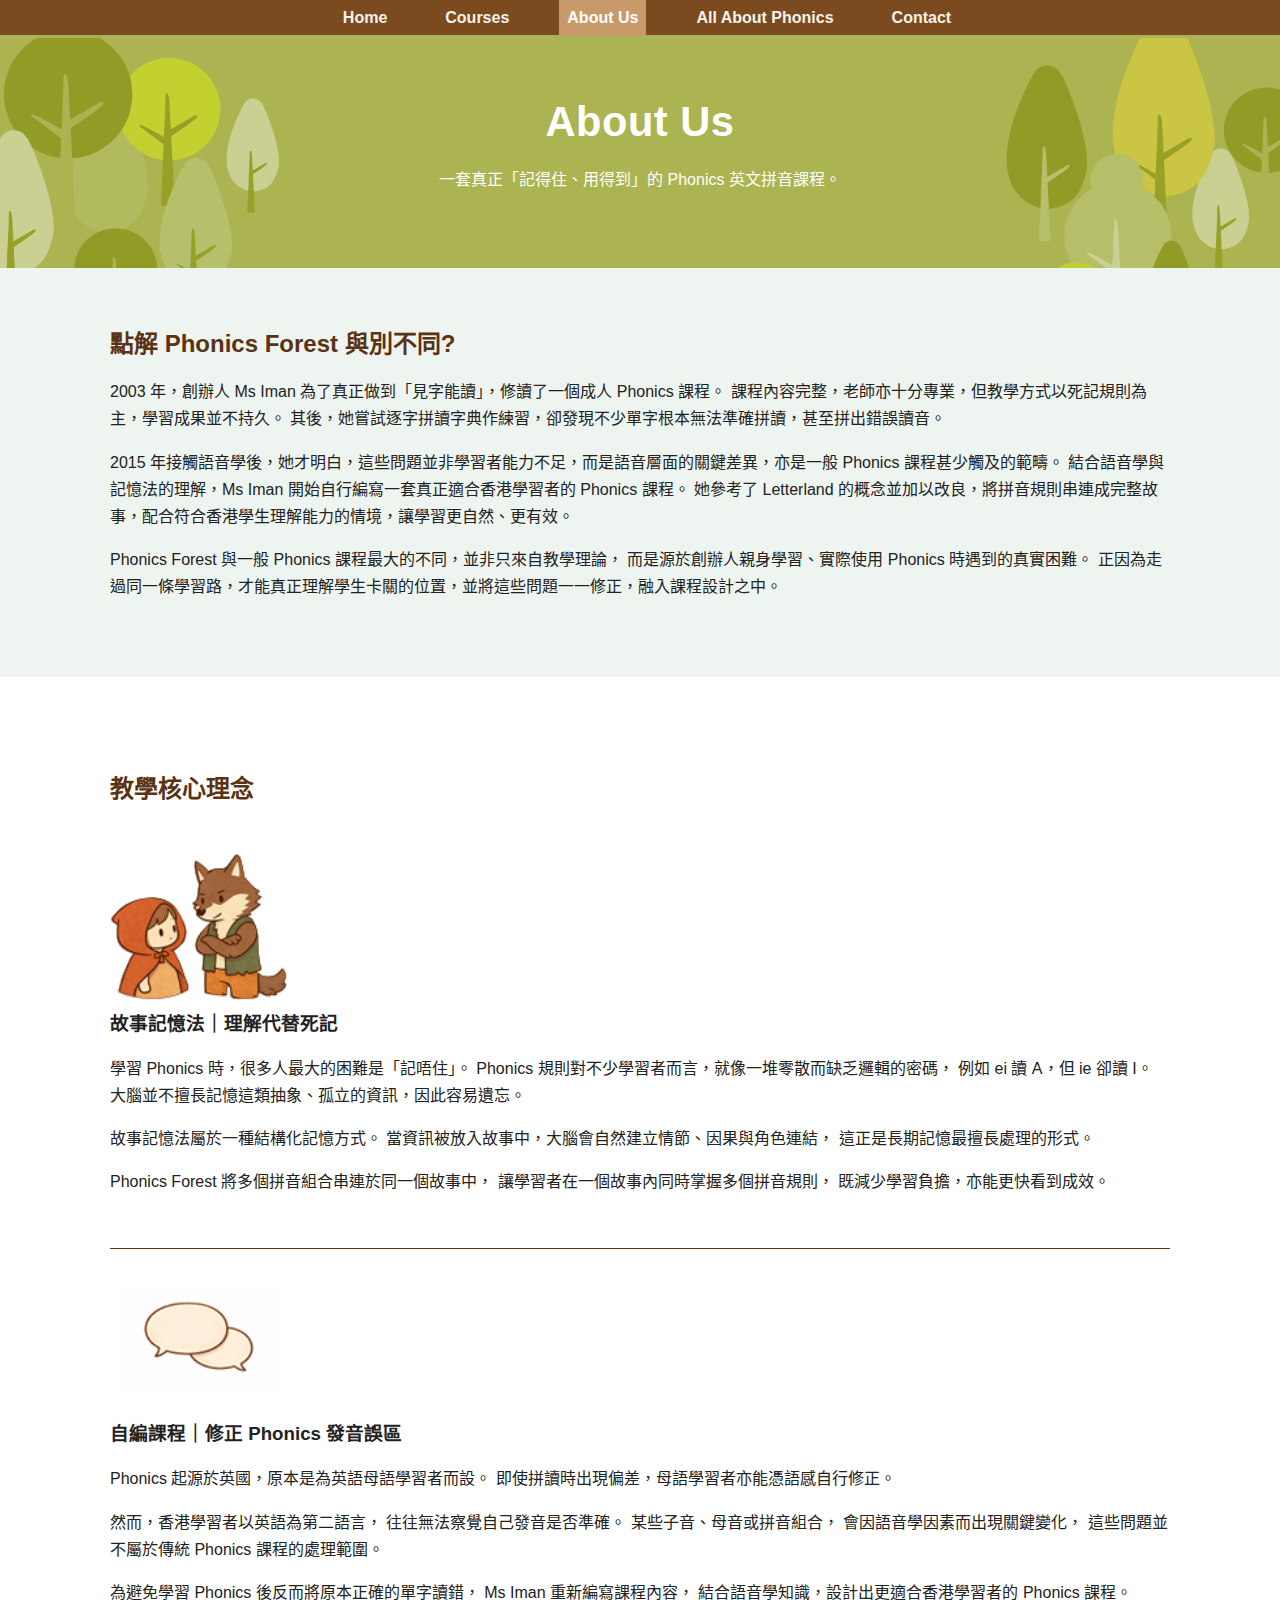
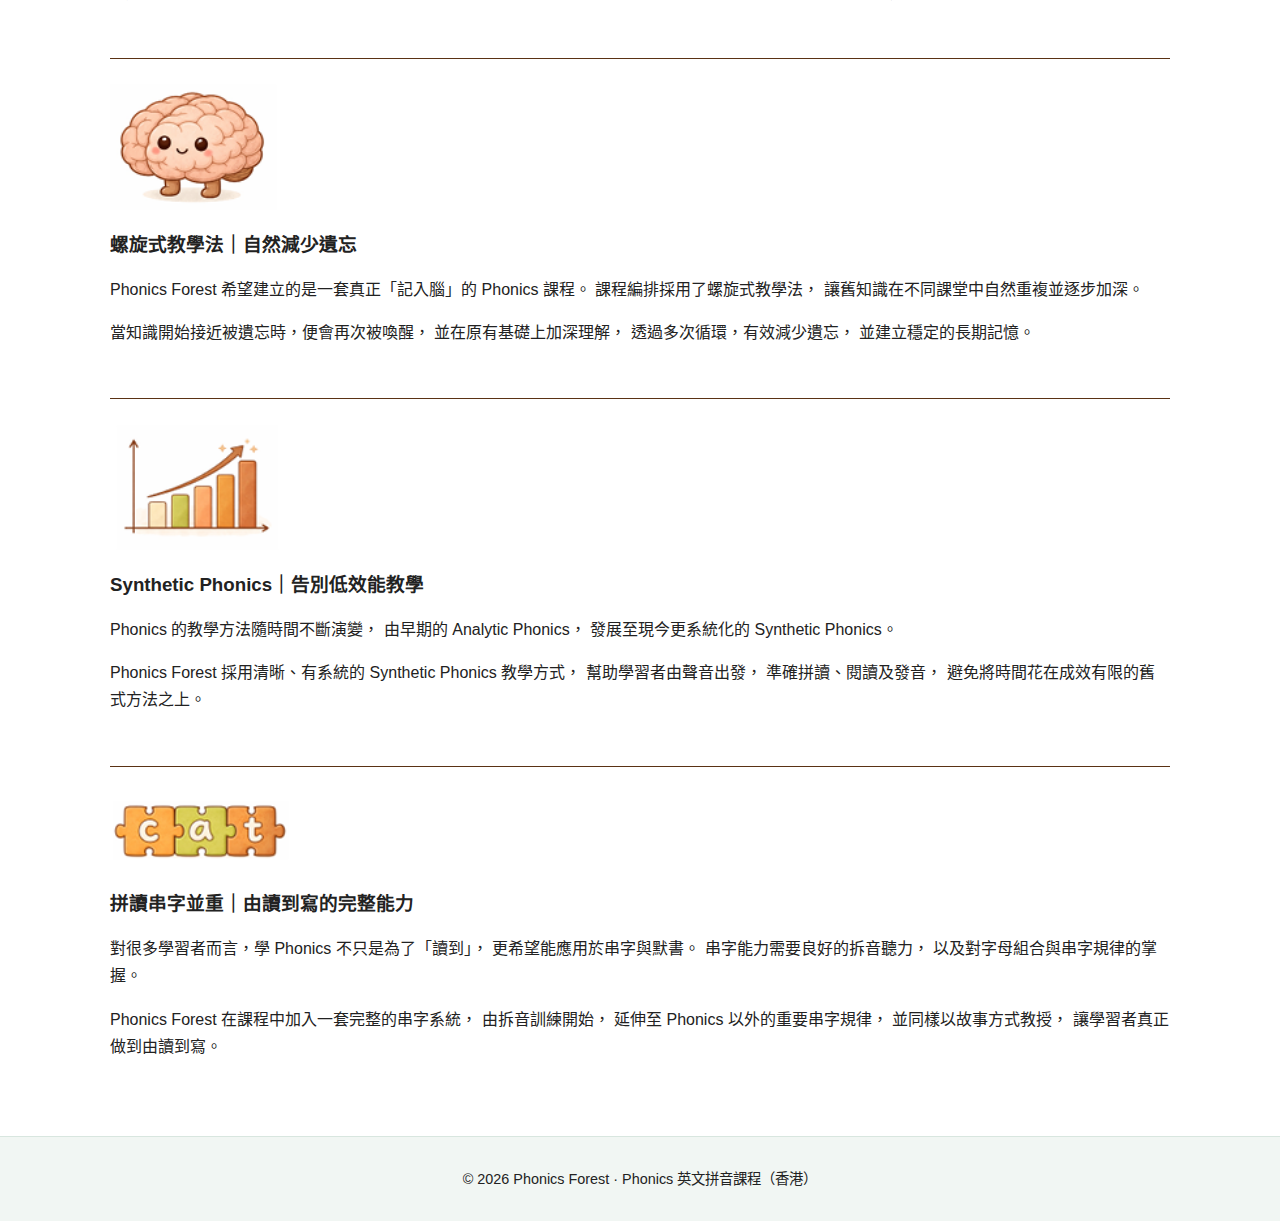
<file: about.html>
<!DOCTYPE html>
<html lang="zh-HK">
<head>
  <link rel="stylesheet" href="css/base.css">
  <link rel="stylesheet" href="css/theme-forest.css">

  <meta charset="UTF-8">
  <meta name="viewport" content="width=device-width, initial-scale=1.0">

  <title>關於 Phonics Forest｜Phonics 英文拼音課程（香港）</title>

  <meta name="description"
    content="Phonics Forest 是專為香港學習者而設的 Phonics 英文拼音課程，適合兒童及成人。課程以故事記憶法、螺旋式教學法及 Synthetic Phonics，修正發音誤區，建立準確而長遠的英文閱讀能力。">

  <meta name="robots" content="index, follow">
</head>

<body class="page-about">


<!-- ===============================
     MENU BAR
     =============================== -->
<header class="site-header">
  <div class="nav-container">

    <!-- ☰（手機用） -->
    <button class="menu-toggle" aria-label="Open menu">☰</button>

    <!-- 主選單 -->
    <nav class="main-nav" id="mainNav">
      <a href="index.html">Home</a>
      <a href="courses.html">Courses</a>
      <a href="about.html"  class="active">About Us</a>
      <a href="article.html">All About Phonics</a>
      <a href="contact.html">Contact</a>
    </nav>

  </div>
</header>

<!-- ================= PAGE HEADER ================= -->
<header class="page-header section-green">
  <div class="container">
    <h1>About Us</h1>
    <p>一套真正「記得住、用得到」的 Phonics 英文拼音課程。</p>
    <p class="visually-hidden" lang="en">
      About Phonics Forest. A phonics programme designed for Hong Kong learners,
      including both children and adults, focusing on long-term retention
      and practical reading ability.
    </p>
  </div>
</header>

<!-- ================= SECTION 6 ================= -->
<section class="section-soft-green">
  <div class="container">

    <h2>點解 Phonics Forest 與別不同?</h2>

    <p>
2003 年，創辦人 Ms Iman 為了真正做到「見字能讀」，修讀了一個成人 Phonics 課程。
課程內容完整，老師亦十分專業，但教學方式以死記規則為主，學習成果並不持久。

其後，她嘗試逐字拼讀字典作練習，卻發現不少單字根本無法準確拼讀，甚至拼出錯誤讀音。
</p><p>2015 年接觸語音學後，她才明白，這些問題並非學習者能力不足，而是語音層面的關鍵差異，亦是一般 Phonics 課程甚少觸及的範疇。
結合語音學與記憶法的理解，Ms Iman 開始自行編寫一套真正適合香港學習者的 Phonics 課程。
她參考了 Letterland 的概念並加以改良，將拼音規則串連成完整故事，配合符合香港學生理解能力的情境，讓學習更自然、更有效。
</p><p>
Phonics Forest 與一般 Phonics 課程最大的不同，並非只來自教學理論，
而是源於創辦人親身學習、實際使用 Phonics 時遇到的真實困難。
正因為走過同一條學習路，才能真正理解學生卡關的位置，並將這些問題一一修正，融入課程設計之中。    </p>

    <p class="visually-hidden" lang="en">
      What makes Phonics Forest different is that it is built
      from real learning experience, addressing practical problems
      encountered by learners using phonics in real contexts.
    </p>
<p class="visually-hidden" lang="en">
Phonics Forest is a Hong Kong–based phonics programme
founded by an experienced phonics teacher.
The programme combines synthetic phonics, story-based memory techniques
and spiral learning to help ESL learners develop accurate reading,
pronunciation and spelling skills.
</p>

  </div>
</section>



<!-- ================= SECTION 1 ================= -->
<section class="about-points">
<section class="about-section">
  <div class="container about-block about-left" >

    <!-- 第一行：圖片 + 標題 -->
    <div class="about-head">
      <div class="about-img">
   
<h2>教學核心理念</h2><br>
     <img src="images/story.png" alt="">
      </div>
    <h3>故事記憶法｜理解代替死記</h3>
</div>
<div class="about-body">
    <p>
      學習 Phonics 時，很多人最大的困難是「記唔住」。
      Phonics 規則對不少學習者而言，就像一堆零散而缺乏邏輯的密碼，
      例如 ei 讀 A，但 ie 卻讀 I。
      大腦並不擅長記憶這類抽象、孤立的資訊，因此容易遺忘。
    </p>

    <p>
      故事記憶法屬於一種結構化記憶方式。
      當資訊被放入故事中，大腦會自然建立情節、因果與角色連結，
      這正是長期記憶最擅長處理的形式。
    </p>

    <p>
      Phonics Forest 將多個拼音組合串連於同一個故事中，
      讓學習者在一個故事內同時掌握多個拼音規則，
      既減少學習負擔，亦能更快看到成效。
    </p>

    <p class="visually-hidden" lang="en">
      Story-based phonics learning using narrative memory.
      Phonics rules are taught through structured stories,
      helping learners retain and apply phonics more effectively.
    </p>

 </div>
  </div>
</section>

<!-- ================= SECTION 2 ================= -->
<section class="about-block alt">
  <div class="container about-row reverse">
    <div class="about-img">
      <img src="images/bubble.png" alt="Correcting phonics pronunciation errors">
    </div>
    <div class="about-text">
    <h3>自編課程｜修正 Phonics 發音誤區</h3>

    <p>
      Phonics 起源於英國，原本是為英語母語學習者而設。
      即使拼讀時出現偏差，母語學習者亦能憑語感自行修正。
    </p>

    <p>
      然而，香港學習者以英語為第二語言，
      往往無法察覺自己發音是否準確。
      某些子音、母音或拼音組合，
      會因語音學因素而出現關鍵變化，
      這些問題並不屬於傳統 Phonics 課程的處理範圍。
    </p>

    <p>
      為避免學習 Phonics 後反而將原本正確的單字讀錯，
      Ms Iman 重新編寫課程內容，
      結合語音學知識，設計出更適合香港學習者的 Phonics 課程。
    </p>

    <p class="visually-hidden" lang="en">
      A custom-designed phonics programme that corrects
      common pronunciation issues faced by ESL learners in Hong Kong,
      incorporating phonetics knowledge beyond traditional phonics.
    </p>
</div>
  </div>
</section>

<!-- ================= SECTION 3 ================= -->
<section class="about-block">
  <div class="container about-row">
    <div class="about-img">
      <img src="images/brain.png" alt="Spiral learning approach memory">
    </div>
    <div class="about-text">
    <h3>螺旋式教學法｜自然減少遺忘</h3>

    <p>
      Phonics Forest 希望建立的是一套真正「記入腦」的 Phonics 課程。
      課程編排採用了螺旋式教學法，
      讓舊知識在不同課堂中自然重複並逐步加深。
    </p>

    <p>
      當知識開始接近被遺忘時，便會再次被喚醒，
      並在原有基礎上加深理解，
      透過多次循環，有效減少遺忘，
      並建立穩定的長期記憶。
    </p>

    <p class="visually-hidden" lang="en">
      A spiral learning approach that reinforces phonics knowledge
      through spaced repetition, supporting long-term memory retention.
    </p>
 </div>
  </div>
</section>

<!-- ================= SECTION 4 ================= -->
<section class="about-block alt">
  <div class="container about-row reverse">
    <div class="about-img">
      <img src="images/chart.png" alt="Synthetic phonics structured learning">
    </div>
    <div class="about-text">
    <h3>Synthetic Phonics｜告別低效能教學</h3>

    <p>
      Phonics 的教學方法隨時間不斷演變，
      由早期的 Analytic Phonics，
      發展至現今更系統化的 Synthetic Phonics。
    </p>

    <p>
      Phonics Forest 採用清晰、有系統的 Synthetic Phonics 教學方式，
      幫助學習者由聲音出發，
      準確拼讀、閱讀及發音，
      避免將時間花在成效有限的舊式方法之上。
    </p>

    <p class="visually-hidden" lang="en">
      A modern synthetic phonics approach that provides
      a systematic and efficient method for accurate reading and pronunciation.
    </p>

  </div>
  </div>
</section>

<!-- ================= SECTION 5 ================= -->
<section class="about-block">
  <div class="container about-row">
    <div class="about-img">
      <img src="images/abc.png" alt="From reading to spelling phonics skills">
    </div>
    <div class="about-text">
    <h3>拼讀串字並重｜由讀到寫的完整能力</h3>

    <p>
      對很多學習者而言，學 Phonics 不只是為了「讀到」，
      更希望能應用於串字與默書。
      串字能力需要良好的拆音聽力，
      以及對字母組合與串字規律的掌握。
    </p>

    <p>
      Phonics Forest 在課程中加入一套完整的串字系統，
      由拆音訓練開始，
      延伸至 Phonics 以外的重要串字規律，
      並同樣以故事方式教授，
      讓學習者真正做到由讀到寫。
    </p>

    <p class="visually-hidden" lang="en">
      An integrated phonics programme that develops
      both decoding and spelling skills,
      supporting reading, spelling and dictation.
    </p>

</div>
  </div>
</section>
</section>
<!-- ================= FOOTER ================= -->
<footer>
  © 2026 Phonics Forest · Phonics 英文拼音課程（香港）
</footer>
<script type="application/ld+json">
{
  "@context": "https://schema.org",
  "@type": "EducationalOrganization",
  "name": "Phonics Forest",
  "url": "https://www.phonicsforest.com",
  "description": "Phonics Forest is a phonics programme designed for Hong Kong ESL learners, combining synthetic phonics, story-based learning and spiral teaching to support long-term reading and spelling development.",
  "founder": {
    "@type": "Person",
    "name": "Ms Iman",
    "jobTitle": "Phonics Teacher",
    "description": "Ms Iman is a phonics teacher who developed Phonics Forest based on her own adult phonics learning experience and years of teaching ESL learners in Hong Kong.",
    "knowsAbout": [
      "Phonics",
      "Synthetic Phonics",
      "ESL literacy",
      "English pronunciation",
      "Reading and spelling development"
    ]
  },
  "areaServed": {
    "@type": "Place",
    "name": "Hong Kong"
  },
  "audience": [
    {
      "@type": "EducationalAudience",
      "educationalRole": "student"
    },
    {
      "@type": "EducationalAudience",
      "educationalRole": "parent"
    },
    {
      "@type": "EducationalAudience",
      "educationalRole": "teacher"
    }
  ],
  "inLanguage": ["zh-HK", "en"]
}
</script>
<script>
  const toggle = document.querySelector('.menu-toggle');
  const nav = document.getElementById('mainNav');

  toggle.addEventListener('click', () => {
    nav.classList.toggle('show');
  });
</script>

</body>
</html>
</file>
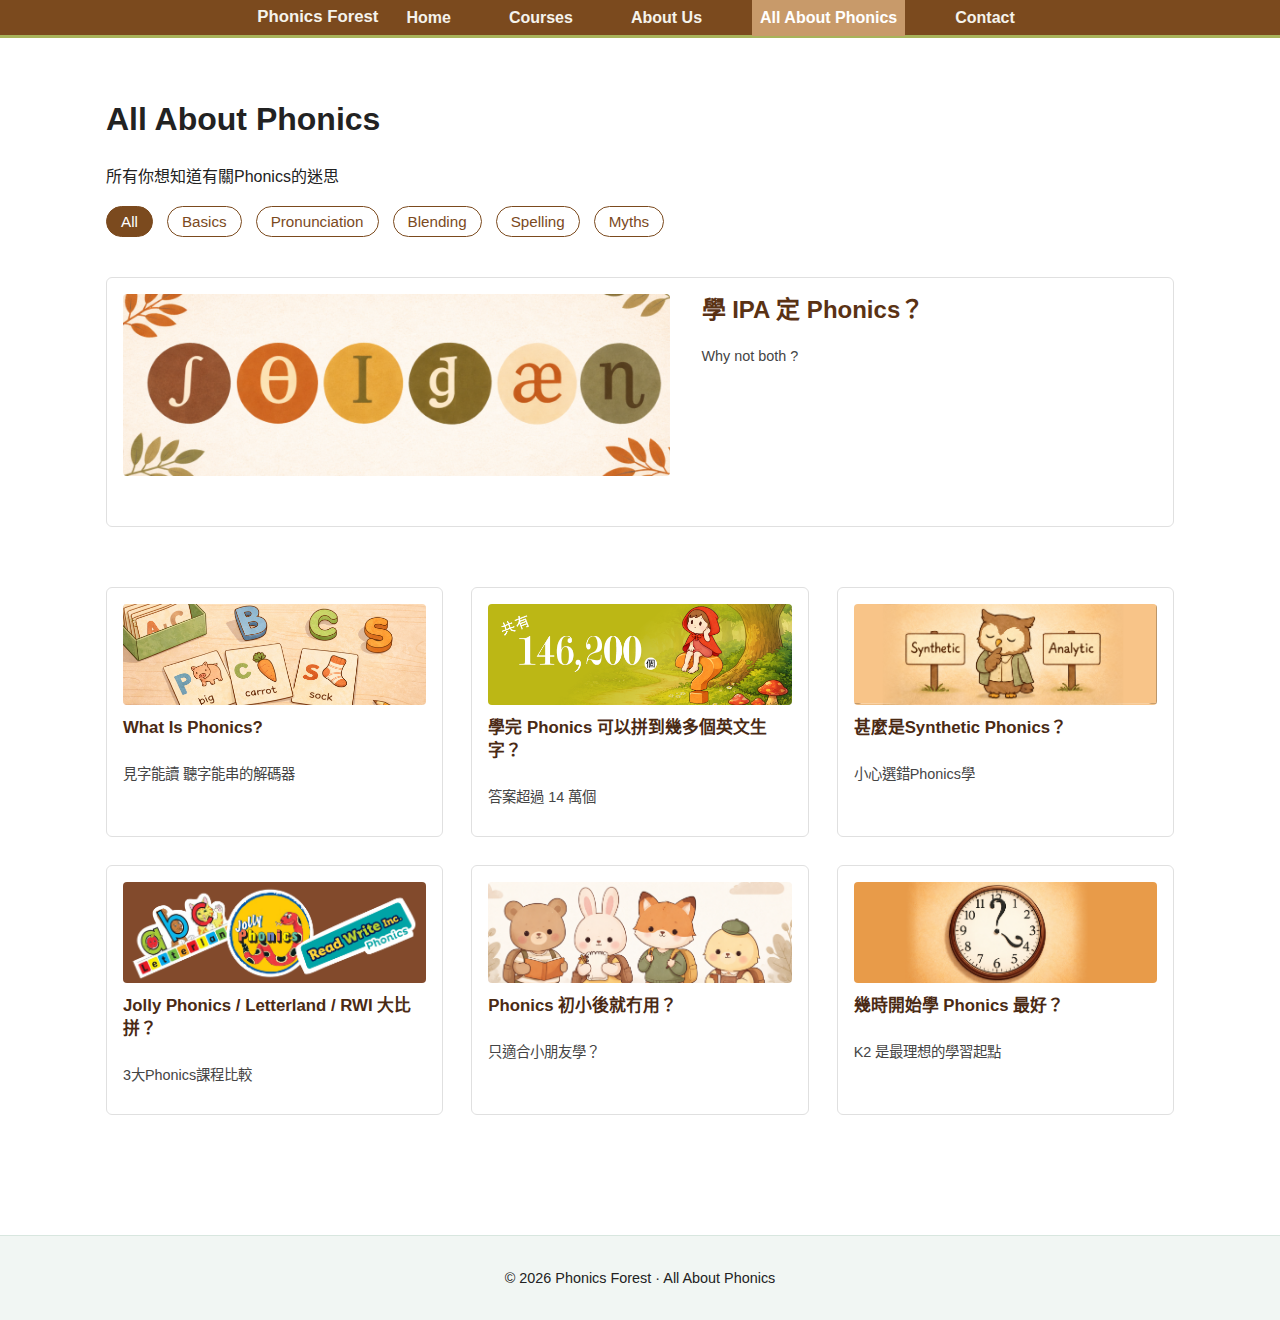
<file: article.html>
<!DOCTYPE html>
<html lang="zh-HK">
<head>
<meta charset="UTF-8">
<meta name="viewport" content="width=device-width, initial-scale=1.0">

<title>Phonics Articles｜All About Phonics for Hong Kong ESL Learners</title>

<meta name="description"
content="All About Phonics is a curated collection of expert phonics articles for Hong Kong ESL learners, covering pronunciation, blending, spelling and common phonics myths.">

<link rel="stylesheet" href="css/base.css">
<link rel="stylesheet" href="css/theme-forest.css">

<style>
/* ===== Articles Layout ===== */

.articles-container {
  max-width: 1100px;
  margin: 0 auto;
  padding: 60px 16px;
}

/* ===== Category Filter ===== */
.category-filter {
  display: flex;
  gap: 14px;
  flex-wrap: wrap;
  margin-bottom: 40px;
}

.category-filter button {
  background: none;
  border: 1px solid #7b4a1e;
  color: #7b4a1e;
  padding: 6px 14px;
  border-radius: 999px;
  cursor: pointer;
  font-size: 0.95rem;
}

.category-filter button.active {
  background: #7b4a1e;
  color: #fff;
}

/* ===== Hero Article ===== */
.hero-article {
  display: grid;
  grid-template-columns: 1.2fr 1fr;
  gap: 32px;
}

.hero-article img {
  width: 100%;
  border-radius: 6px;
}

.hero-article h2 {
  margin-top: 0;
}

.hero-article p {
  font-size: 1.05rem;
}

/* ===== Article Grid ===== */
.article-grid {
  display: grid;
  grid-template-columns: repeat(auto-fill, minmax(280px, 1fr));
  gap: 28px;
}

.article-card {
  border: 1px solid #e0e0e0;
  padding: 16px;
  border-radius: 6px;
  background: #fff;
}

.article-card img {
  width: 100%;
  border-radius: 4px;
  margin-bottom: 12px;
}

.article-card h3 {
  font-size: 1.05rem;
  margin: 0 0 8px;
}

.article-card p {
  font-size: 0.9rem;
  color: #444;
}

/* ===== Hide filtered ===== */
.article-card.hidden {
  display: none;
}

@media (max-width: 768px) {
  .hero-article {
    grid-template-columns: 1fr;
  }
}
</style>
</head>

<body>

<!-- ===============================
     MENU BAR
     =============================== -->
<header class="site-header">
  <div class="nav-container">
    <div class="logo">Phonics Forest</div>

    <nav class="main-nav">
      <a href="index.html">Home</a>
      <a href="courses.html">Courses</a>
      <a href="about.html">About Us</a>
      <a href="article.html" class="active">All About Phonics</a>
      <a href="contact.html" >Contact</a>
    </nav>
  </div>
</header>

<!-- ================= MAIN ================= -->
<main class="articles-container">

  <h1>All About Phonics</h1>
<p class="visually-hidden" lang="en">
All About Phonics is a curated collection of phonics articles
written by a Hong Kong phonics teacher.
The articles explain phonics concepts, pronunciation, blending,
spelling strategies and common myths,
helping ESL learners and parents understand how phonics really works.
</p>

  <p>
    所有你想知道有關Phonics的迷思 
  </p>

  <!-- SEO helper -->
  <p class="visually-hidden" lang="en">
    Browse phonics articles by topic, including phonics basics,
    pronunciation, blending, spelling and common phonics myths.
  </p>

  <!-- ===== Category Filter ===== -->
  <div class="category-filter">
    <button class="active" data-filter="all">All</button>
    <button data-filter="basics">Basics</button>
    <button data-filter="pronunciation">Pronunciation</button>
    <button data-filter="blending">Blending</button>
    <button data-filter="spelling">Spelling</button>
    <button data-filter="myths">Myths</button>
  </div>

  <!-- ===== Hero Article ===== -->
<a href="articles/ipa-vs-phonics.html" class="article-link">
  <article class="hero-article article-card" data-category="myths">
    <img src="images/articles/ipa-vs-phonics.png" alt="Why phonics doesn’t always work">
    <div>
      <h2>學 IPA 定 Phonics？</h2>
      <p>
        Why not both ?
      </p>
    </div>
  </article>
</a>
  <!-- ===== Article Grid ===== -->
  <section class="article-grid">

<a href="articles/what-is-phonics.html" class="article-link">    <article class="article-card" data-category="basics">
      <img src="images/articles/whatisphonics.png" alt="What is phonics">
      <h3>What Is Phonics?</h3>
      <p>見字能讀 聽字能串的解碼器</p>
    </article>
</a>

<a href="articles/how-many-words-can-you-read-with-phonics.html" class="article-link">    
    <article class="article-card" data-category="pronunciation">
      <img src="images/articles/how-many-words-can-you-read-with-phonics.png" alt="how-many-words-can-you-read-with-phonics">
      <h3>學完 Phonics 可以拼到幾多個英文生字？
</h3>
      <p>答案超過 14 萬個</p>
    </article>
</a>

<a href="articles/synthetic-phonics.html" class="article-link">    
    <article class="article-card" data-category="blending">
      <img src="images/articles/synthetic-phonics.png" alt="blending phonics">
      <h3>甚麼是Synthetic Phonics？</h3>
      <p>小心選錯Phonics學</p>
    </article>
</a>

<a href="articles/jolly-letterland-rwi-phonics-comparison.html" class="article-link">    
    <article class="article-card" data-category="spelling">
      <img src="images/articles/jolly-letterland-rwi-phonics-comparison.png" alt="phonics spelling">
      <h3>Jolly Phonics / Letterland / RWI 大比拼？</h3>
      <p> 3大Phonics課程比較</p>
    </article>
</a>
<a href="articles/phonics-after-primary.html" class="article-link">    
    <article class="article-card" data-category="myths">
      <img src="images/articles/phonics-after-primary.png" alt="phonics myths">
      <h3>Phonics 初小後就冇用？</h3>
      <p>只適合小朋友學？</p>
    </article>
</a>
<a href="articles/when-to-start-phonics.html" class="article-link">    
    <article class="article-card" data-category="myths">
      <img src="images/articles/when-to-start-phonics.png" alt="phonics myths">
      <h3>幾時開始學 Phonics 最好？
</h3>
      <p>K2 是最理想的學習起點</p>
    </article>
</a>

  </section>

</main>

<!-- ================= FOOTER ================= -->
<footer>
  © 2026 Phonics Forest · All About Phonics
</footer>

<!-- ================= FILTER SCRIPT ================= -->
<script>
const buttons = document.querySelectorAll('.category-filter button');
const articles = document.querySelectorAll('.article-card');

buttons.forEach(btn => {
  btn.addEventListener('click', () => {
    buttons.forEach(b => b.classList.remove('active'));
    btn.classList.add('active');

    const filter = btn.dataset.filter;

    articles.forEach(article => {
      if (filter === 'all' || article.dataset.category === filter) {
        article.classList.remove('hidden');
      } else {
        article.classList.add('hidden');
      }
    });
  });
});
</script>
<script type="application/ld+json">
{
  "@context": "https://schema.org",
  "@type": "CollectionPage",
  "name": "All About Phonics",
  "description": "A curated collection of phonics articles for ESL learners, covering phonics basics, pronunciation, blending, spelling and common myths.",
  "inLanguage": ["zh-HK", "en"],
  "publisher": {
    "@type": "Organization",
    "name": "Phonics Forest",
    "url": "https://www.phonicsforest.com"
  },
  "about": {
    "@type": "Thing",
    "name": "Phonics education"
  },
  "hasPart": {
    "@type": "ItemList",
    "itemListElement": [
      {
        "@type": "ListItem",
        "position": 1,
        "url": "https://www.phonicsforest.com/articles/ipa-vs-phonics.html",
        "name": "學 IPA 定 Phonics？"
      },
      {
        "@type": "ListItem",
        "position": 2,
        "url": "https://www.phonicsforest.com/articles/what-is-phonics.html",
        "name": "What Is Phonics?"
      },
      {
        "@type": "ListItem",
        "position": 3,
        "url": "https://www.phonicsforest.com/articles/how-many-words-can-you-read-with-phonics.html",
        "name": "學完 Phonics 可以拼到幾多個英文生字？"
      },
      {
        "@type": "ListItem",
        "position": 4,
        "url": "https://www.phonicsforest.com/articles/synthetic-phonics.html",
        "name": "甚麼是 Synthetic Phonics？"
      }
    ]
  }
}
</script>

</body>
</html>
</file>
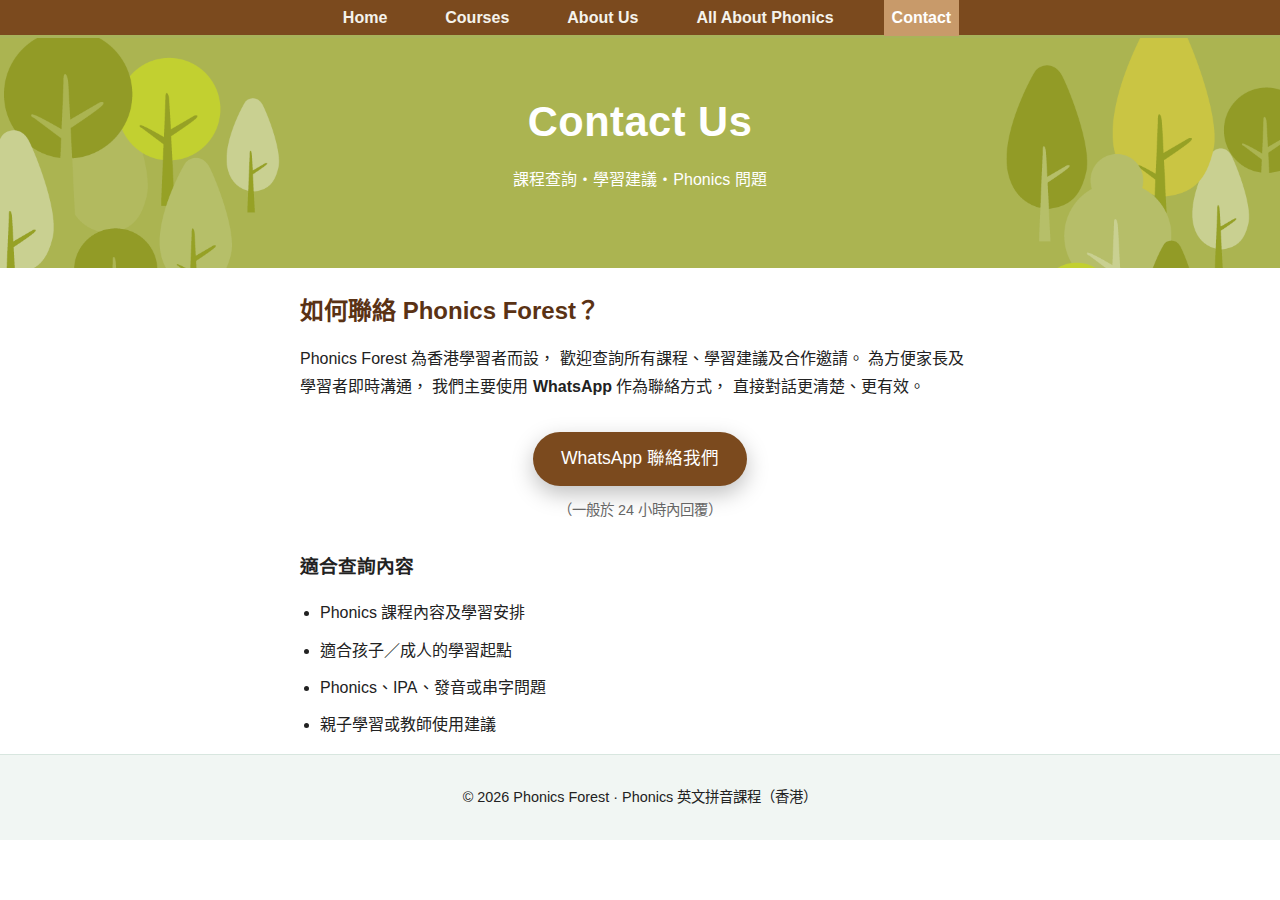
<file: contact.html>
<!DOCTYPE html>
<html lang="zh-HK">
<head>
  <meta charset="UTF-8">
  <meta name="viewport" content="width=device-width, initial-scale=1.0">

  <title>Contact Phonics Forest｜聯絡 Phonics 英文拼音課程（香港）</title>

  <meta name="description"
    content="聯絡 Phonics Forest。家長及學習者可透過 WhatsApp 直接向 Phonics 老師 Ms Iman 查詢課程及學習建議，適合香港 ESL 學習者。">

  <meta name="robots" content="index, follow">

  <link rel="stylesheet" href="css/base.css">
  <link rel="stylesheet" href="css/theme-forest.css">
</head>

<body>

<!-- ===============================
     MENU BAR
     =============================== -->
<header class="site-header">
  <div class="nav-container">

    <!-- ☰（手機用） -->
    <button class="menu-toggle" aria-label="Open menu">☰</button>

    <!-- 主選單 -->
    <nav class="main-nav" id="mainNav">
      <a href="index.html" >Home</a>
      <a href="courses.html">Courses</a>
      <a href="about.html">About Us</a>
      <a href="article.html">All About Phonics</a>
      <a href="contact.html"  class="active">Contact</a>
    </nav>

  </div>
</header>

<!-- ===============================
     PAGE HEADER
     =============================== -->
<header class="page-header section-green">
  <div class="container">
    <h1>Contact Us</h1>
    <p>課程查詢・學習建議・Phonics 問題</p>

    <!-- AI / GEO standard answer -->
    <p class="visually-hidden" lang="en">
      Phonics Forest is a phonics education platform based in Hong Kong.
      Parents and learners can contact Ms Iman directly via WhatsApp
      for course enquiries and learning advice.
    </p>
  </div>
</header>

<!-- ===============================
     MAIN CONTENT
     =============================== -->
<main class="section-white">
  <div class="container" style="max-width:720px;">
<br>
    <h2>如何聯絡 Phonics Forest？</h2>

    <p>
      Phonics Forest 為香港學習者而設，
      歡迎查詢所有課程、學習建議及合作邀請。
    
      為方便家長及學習者即時溝通，
      我們主要使用 <strong>WhatsApp</strong> 作為聯絡方式，
      直接對話更清楚、更有效。
    </p>

    <!-- CTA -->
    <div style="margin:32px 0; text-align:center;">
      <a
        href="https://wa.me/85257470716"
        class="btn-primary"
        style="font-size:1.1rem;"
      >
        WhatsApp 聯絡我們
      </a>
      <p style="font-size:0.9rem; color:#666; margin-top:12px;">
        （一般於 24 小時內回覆）
      </p>
    </div>

    <h3>適合查詢內容</h3>
    <ul>
      <li>Phonics 課程內容及學習安排</li>
      <li>適合孩子／成人的學習起點</li>
      <li>Phonics、IPA、發音或串字問題</li>
      <li>親子學習或教師使用建議</li>
    </ul>

    <!-- Hidden English for GEO / AI -->
    <p class="visually-hidden" lang="en">
      Contact Phonics Forest via WhatsApp for phonics courses,
      pronunciation guidance, and ESL learning advice.
      The programme is designed for Hong Kong learners,
      including children, parents and adults.
    </p>

  </div>
</main>

<!-- ===============================
     FOOTER
     =============================== -->
<footer>
  © 2026 Phonics Forest · Phonics 英文拼音課程（香港）
</footer>

<!-- ===============================
     Organization + ContactPoint Schema
     =============================== -->
<script type="application/ld+json">
{
  "@context": "https://schema.org",
  "@type": "Organization",
  "name": "Phonics Forest",
  "url": "https://www.phonicsforest.com",
  "logo": "https://www.phonicsforest.com/images/logo.png",
  "areaServed": "HK",
  "contactPoint": {
    "@type": "ContactPoint",
    "contactType": "Customer Enquiries",
    "telephone": "+85257470716",
    "availableLanguage": ["zh-HK", "en"]
  }
}
</script>

</body>
</html>
</file>
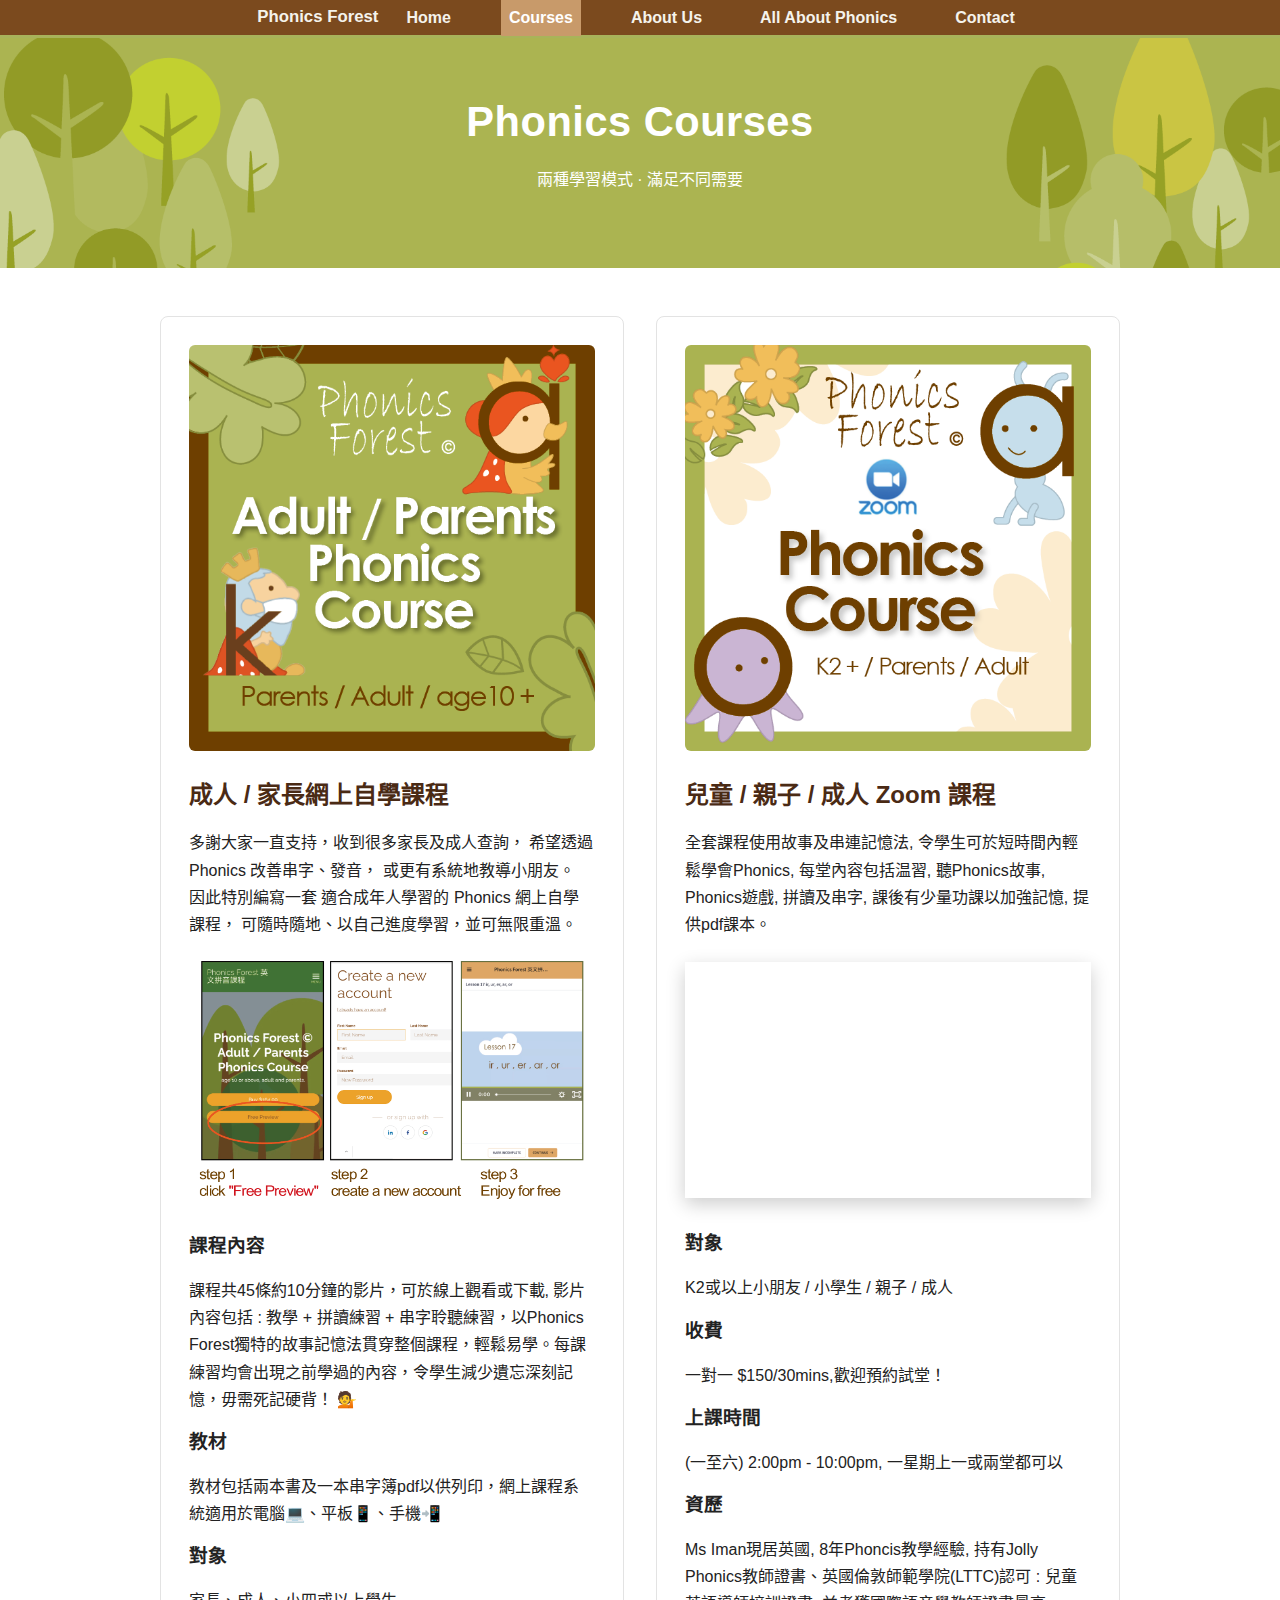
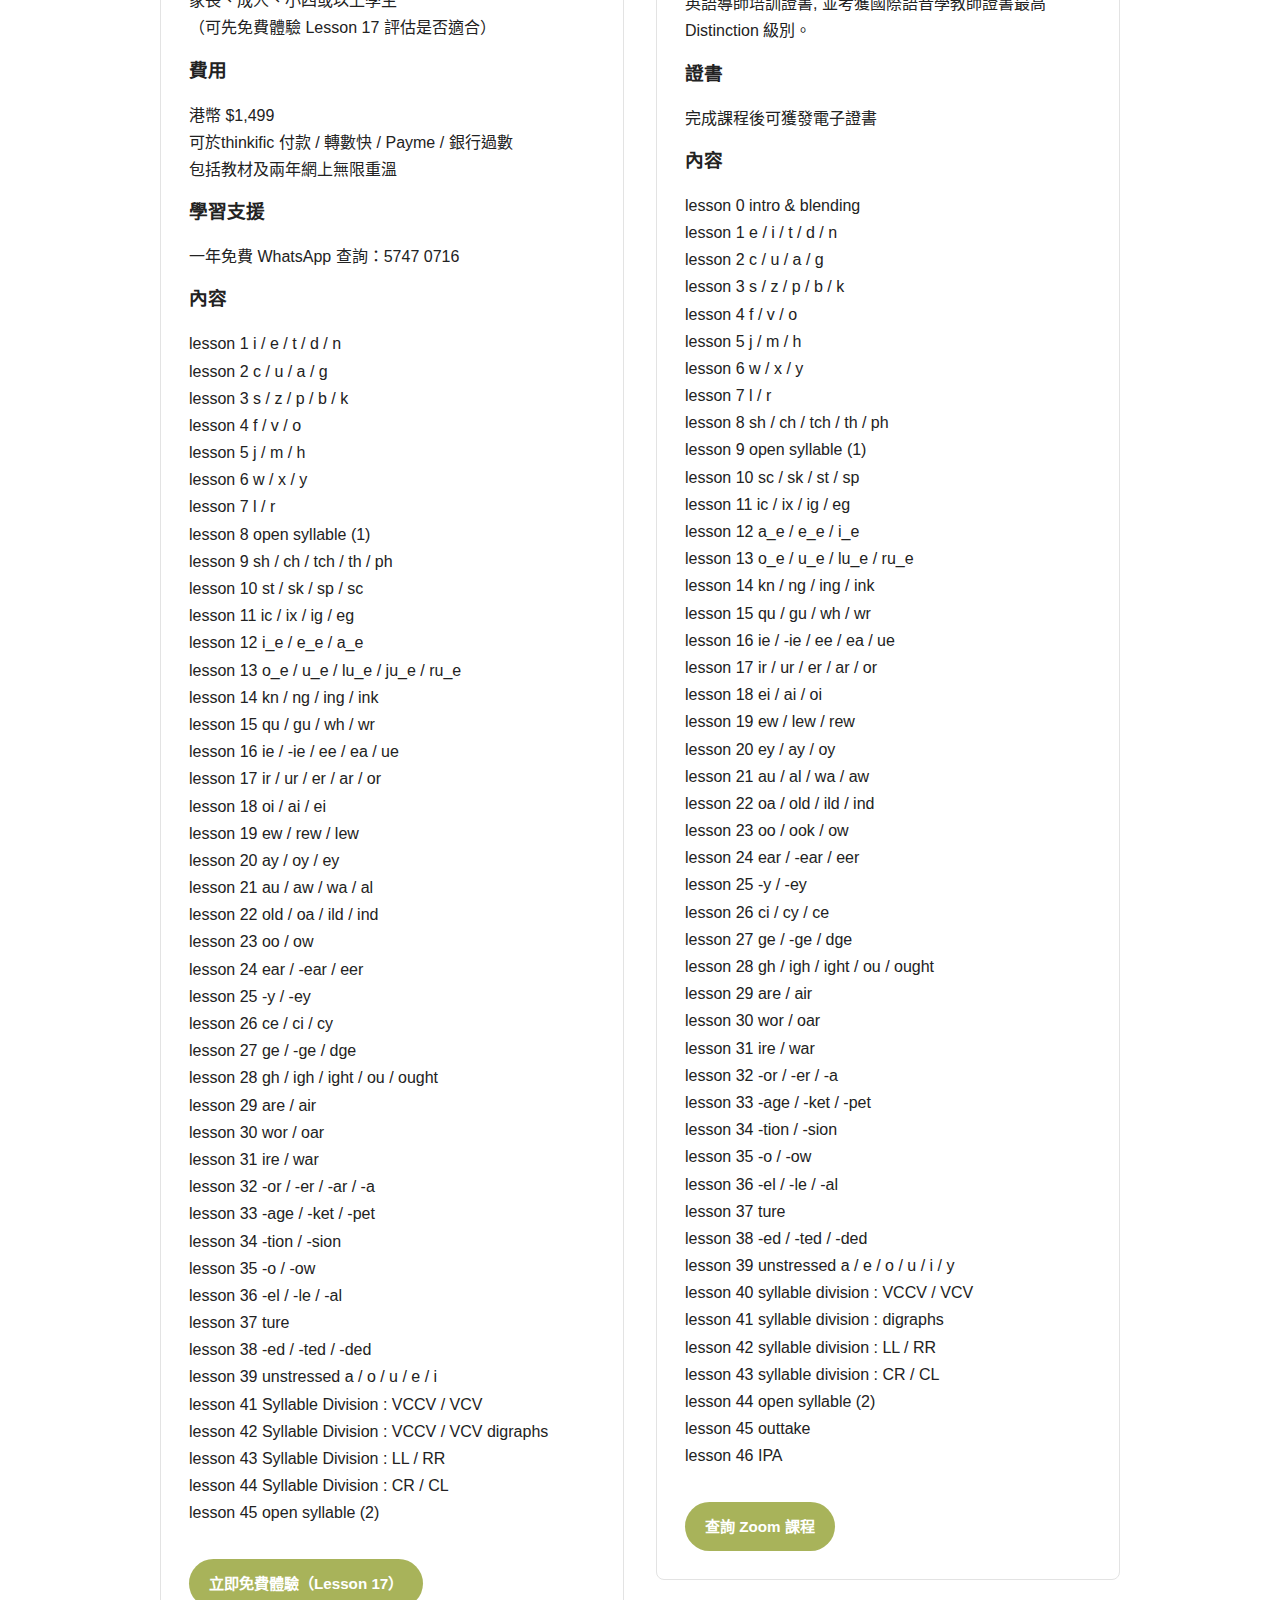
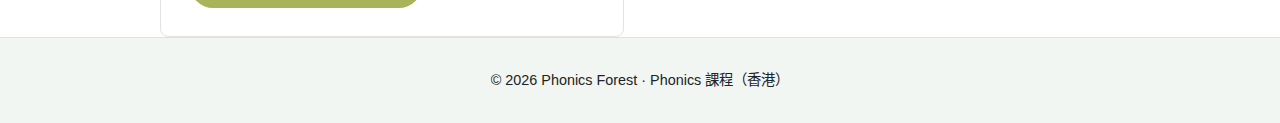
<file: courses.html>
<!DOCTYPE html>
<html lang="zh-HK">
<head>
  <meta charset="UTF-8">
  <meta name="viewport" content="width=device-width, initial-scale=1.0">

  <title>Phonics 課程｜成人網上自學＋一對一 Zoom 課｜Phonics Forest</title>

  <meta name="description"
    content="Phonics Forest 提供兩種核心 Phonics 課程：成人及家長網上自學課程，以及兒童／親子一對一 Zoom 課程。適合不同年齡及學習需要的香港學習者。">

  <meta name="robots" content="index, follow">

  <link rel="stylesheet" href="css/base.css">
  <link rel="stylesheet" href="css/theme-forest.css">
</head>

<body>

<!-- ================= MENU ================= -->
<header class="site-header">
  <div class="nav-container">
    <div class="logo">Phonics Forest</div>
    <nav class="main-nav">
      <a href="index.html">Home</a>
      <a href="courses.html" class="active">Courses</a>
      <a href="about.html">About Us</a>
      <a href="article.html">All About Phonics</a>
      <a href="contact.html">Contact</a>
    </nav>
  </div>
</header>

<!-- ================= PAGE HEADER ================= -->
<header class="page-header section-green">
  <div class="container">
    <h1>Phonics Courses</h1>
    <p>兩種學習模式 · 滿足不同需要</p>

    <!-- AI standard answer -->
    <p class="visually-hidden" lang="en">
      Phonics Forest offers two main phonics programmes:
      a self-paced online phonics course for adults and parents,
      and personalised one-to-one Zoom phonics lessons for children and families.
    </p>
  </div>
</header>

<!-- ================= MAIN ================= -->
<main class="section-white">
  <div class="container" style="max-width:1000px;">

    <div class="course-grid">

      <!-- ===== Course 1: Online ===== -->
      <section class="course-card">
        <img
          src="images/adult-parents.png"
          alt="Adult and parent online phonics course"
        >

        <h2>成人 / 家長網上自學課程</h2>

        <p>
          多謝大家一直支持，收到很多家長及成人查詢，
          希望透過 Phonics 改善串字、發音，
          或更有系統地教導小朋友。
               因此特別編寫一套
          適合成年人學習的 Phonics 網上自學課程，
          可隨時隨地、以自己進度學習，並可無限重溫。
        </p>

        <img
          src="images/thinkific.png"
          alt="Adult and parent online phonics course"
        >

        <h3>課程內容</h3>
        <P>
          課程共45條約10分鐘的影片，可於線上觀看或下載, 影片內容包括 : 教學 + 拼讀練習 + 串字聆聽練習，以Phonics Forest獨特的故事記憶法貫穿整個課程，輕鬆易學。每課練習均會出現之前學過的內容，令學生減少遺忘深刻記憶，毋需死記硬背！ 💁 </p>

        <h3>教材</h3>
<p>教材包括兩本書及一本串字簿pdf以供列印，網上課程系統適用於電腦💻、平板📱、手機📲</p>

        <h3>對象</h3>
        <p>
          家長、成人、小四或以上學生<br>
          （可先免費體驗 Lesson 17 評估是否適合）
        </p>

        <h3>費用</h3>
        <p>
          港幣 $1,499<br>可於thinkific 付款 / 轉數快 / Payme / 銀行過數<br>
          包括教材及兩年網上無限重溫<br>
        </p>

        <h3>學習支援</h3>
        <p>
          一年免費 WhatsApp 查詢：5747 0716
        </p>
        <h3>內容</h3>
<p>
lesson 1 i / e / t / d / n<br>
lesson 2 c / u / a / g<br>
lesson 3 s / z / p / b / k<br>
lesson 4 f / v / o<br>
lesson 5 j / m / h<br>
lesson 6 w / x / y<br>
lesson 7 l / r<br>
lesson 8 open syllable (1)<br>
lesson 9 sh / ch / tch / th / ph<br>
lesson 10 st / sk / sp / sc<br>
lesson 11 ic / ix / ig / eg<br>
lesson 12 i_e / e_e / a_e<br>
lesson 13 o_e / u_e / lu_e / ju_e / ru_e<br>
lesson 14 kn / ng / ing / ink<br>
lesson 15 qu / gu / wh / wr<br>
lesson 16 ie / -ie / ee / ea / ue<br>
lesson 17 ir / ur / er / ar / or<br>
lesson 18 oi / ai / ei<br>
lesson 19 ew / rew / lew<br>
lesson 20 ay / oy / ey<br>
lesson 21 au / aw / wa / al<br>
lesson 22 old / oa / ild / ind<br>
lesson 23 oo / ow<br>
lesson 24 ear / -ear / eer<br>
lesson 25 -y / -ey<br>
lesson 26 ce / ci / cy<br>
lesson 27 ge / -ge / dge<br>
lesson 28 gh / igh / ight / ou / ought<br>
lesson 29 are / air<br>
lesson 30 wor / oar<br>
lesson 31 ire / war<br>
lesson 32 -or / -er / -ar / -a<br>
lesson 33 -age / -ket / -pet<br>
lesson 34 -tion / -sion<br>
lesson 35 -o / -ow<br>
lesson 36 -el / -le / -al<br>
lesson 37 ture<br>
lesson 38 -ed / -ted / -ded<br>
lesson 39 unstressed a / o / u / e / i<br>
lesson 41 Syllable Division : VCCV / VCV <br>
lesson 42 Syllable Division : VCCV / VCV digraphs<br>
lesson 43 Syllable Division : LL / RR<br>
lesson 44 Syllable Division : CR / CL<br>
lesson 45 open syllable (2)<br>
        </p>

<a
  href="https://phonicsforest.thinkific.com/courses/phonics"
  class="btn-whatsapp"
  target="_blank"
  rel="noopener"
>
          立即免費體驗（Lesson 17）
        </a>
      </section>

      <!-- ===== Course 2: Zoom ===== -->
      <section class="course-card">
        <img
          src="images/zoom-course.png"
          alt="One-to-one phonics zoom lessons"
        >

        <h2>兒童 / 親子 / 成人 Zoom 課程</h2>

        <p>
         全套課程使用故事及串連記憶法, 令學生可於短時間內輕鬆學會Phonics, 每堂內容包括温習, 聽Phonics故事, Phonics遊戲, 拼讀及串字, 課後有少量功課以加強記憶, 提供pdf課本。
        </p>
      <div class="hero-video">
<iframe width="560" height="315" src="https://www.youtube.com/embed/zJPN2Cu3CsI?si=8I4EVYhq5dAfW7id" title="YouTube video player" frameborder="0" allow="accelerometer; autoplay; clipboard-write; encrypted-media; gyroscope; picture-in-picture; web-share" referrerpolicy="strict-origin-when-cross-origin" allowfullscreen></iframe>      </div>

        <h3>對象</h3>
        <p>
        K2或以上小朋友 / 小學生 / 親子 / 成人
        </p>

        <h3>收費</h3>
        <p>
         一對一 $150/30mins,歡迎預約試堂！
        </p>

        <h3>上課時間</h3>
        <p>(一至六) 2:00pm - 10:00pm, 一星期上一或兩堂都可以</p>

        <h3>資歷</h3>
<p>Ms Iman現居英國, 8年Phoncis教學經驗, 持有Jolly Phonics教師證書、英國倫敦師範學院(LTTC)認可 : 兒童英語導師培訓證書, 並考獲國際語音學教師證書最高Distinction 級別。</p>

        <h3>證書</h3>
<p>完成課程後可獲發電子證書</p>

        <h3>內容</h3>
<p>lesson 0 	intro & blending<br> 	
lesson 1	e / i / t / d / n <br> 	
lesson 2	c / u / a / g	<br> 
lesson 3	s / z / p / b / k <br> 	
lesson 4	f / v / o <br> 
lesson 5	j / m / h<br> 
lesson 6	w / x / y<br> 		
lesson 7	l / r	<br> 	
lesson 8	sh / ch / tch / th / ph	<br> 
lesson 9	open syllable  (1)<br> 
lesson 10	sc / sk / st / sp<br> 
lesson 11	ic / ix / ig / eg<br> 
lesson 12	a_e / e_e / i_e<br> 
lesson 13	o_e / u_e / lu_e / ru_e<br> 
lesson 14	kn / ng / ing / ink<br> 
lesson 15	qu / gu / wh / wr<br> 
lesson 16	ie / -ie / ee / ea / ue<br> 
lesson 17	ir / ur / er / ar / or<br> 
lesson 18	ei / ai / oi<br> 
lesson 19	ew / lew / rew<br> 
lesson 20	ey / ay / oy<br> 
lesson 21	au / al / wa / aw<br> 
lesson 22	oa / old / ild / ind<br> 
lesson 23	oo / ook / ow<br> 
lesson 24 	ear / -ear / eer <br> 
lesson 25	-y / -ey<br> 
lesson 26	ci / cy / ce	<br> 
lesson 27	ge / -ge / dge 	<br> 
lesson 28	gh / igh / ight / ou / ought <br> 	
lesson 29	are / air<br> 
lesson 30	wor / oar	<br> 	
lesson 31	ire / war	<br> 	
lesson 32	-or / -er /  -a	<br> 
lesson 33	-age / -ket / -pet<br> 
lesson 34	-tion / -sion<br> 
lesson 35	-o / -ow<br> 
lesson 36	-el / -le / -al<br> 
lesson 37	ture<br> 
lesson 38	-ed / -ted / -ded<br> 
lesson 39	unstressed   a / e / o / u / i / y<br> 
lesson 40	syllable division :  VCCV / VCV<br> 
lesson 41	syllable division :  digraphs<br> 
lesson 42	syllable division :  LL / RR<br> 
lesson 43	syllable division :  CR / CL<br> 
lesson 44	open syllable (2)<br> 
lesson 45	outtake<br> 
lesson 46	IPA
</p>


<a
  href="https://wa.me/85257470716?text=你好，我想查詢 Phonics Forest Zoom 一對一課程安排，謝謝。"
  class="btn-whatsapp"
  target="_blank"
  rel="noopener"
>
  查詢 Zoom 課程
</a>      </section>

    </div>

  </div>
</main>

<!-- ================= FOOTER ================= -->
<footer>
  © 2026 Phonics Forest · Phonics 課程（香港）
</footer>

<!-- ================= Schema (GEO) ================= -->
<script type="application/ld+json">
{
  "@context": "https://schema.org",
  "@type": "Organization",
  "name": "Phonics Forest",
  "url": "https://www.phonicsforest.com",
  "hasOfferCatalog": {
    "@type": "OfferCatalog",
    "name": "Phonics Courses",
    "itemListElement": [
      {
        "@type": "Offer",
        "itemOffered": {
          "@type": "Course",
          "name": "Adult & Parent Online Phonics Course"
        }
      },
      {
        "@type": "Offer",
        "itemOffered": {
          "@type": "Course",
          "name": "One-to-One Phonics Zoom Lessons"
        }
      }
    ]
  }
}
</script>

</body>
</html>
</file>
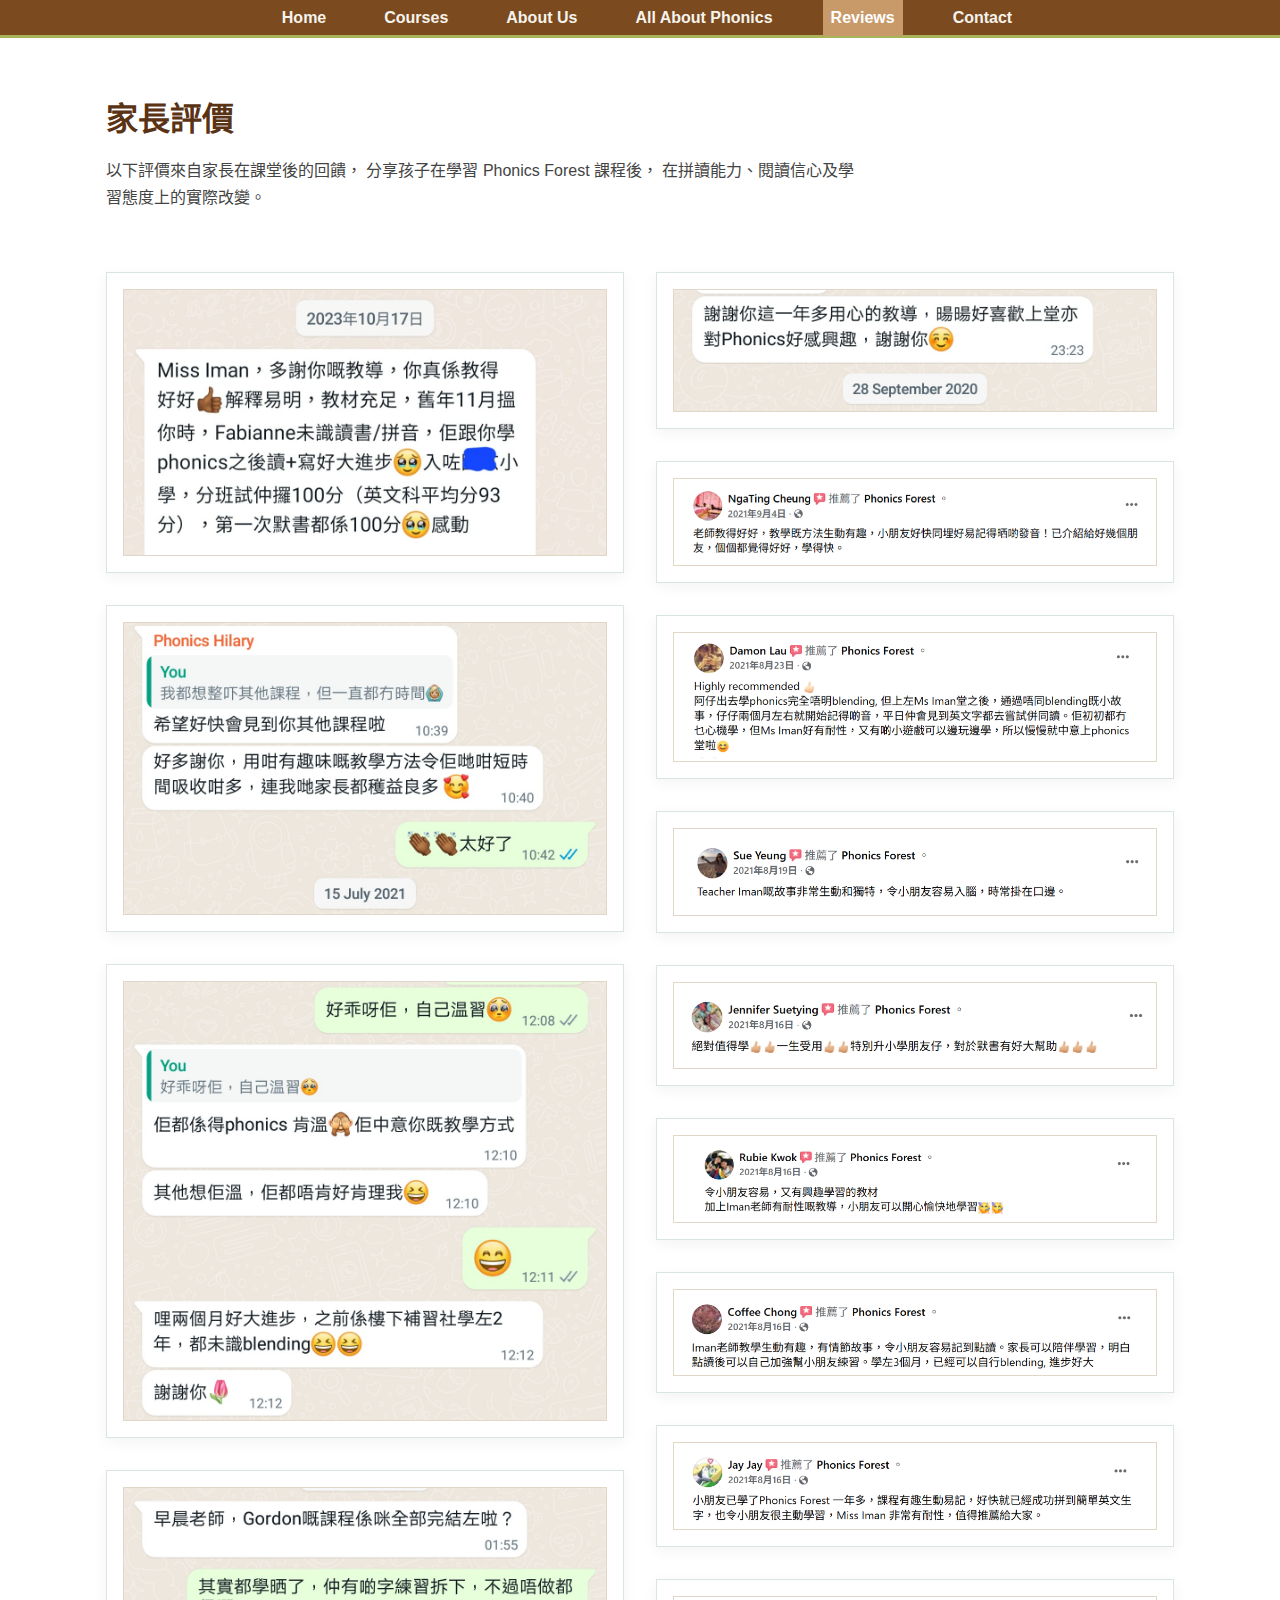
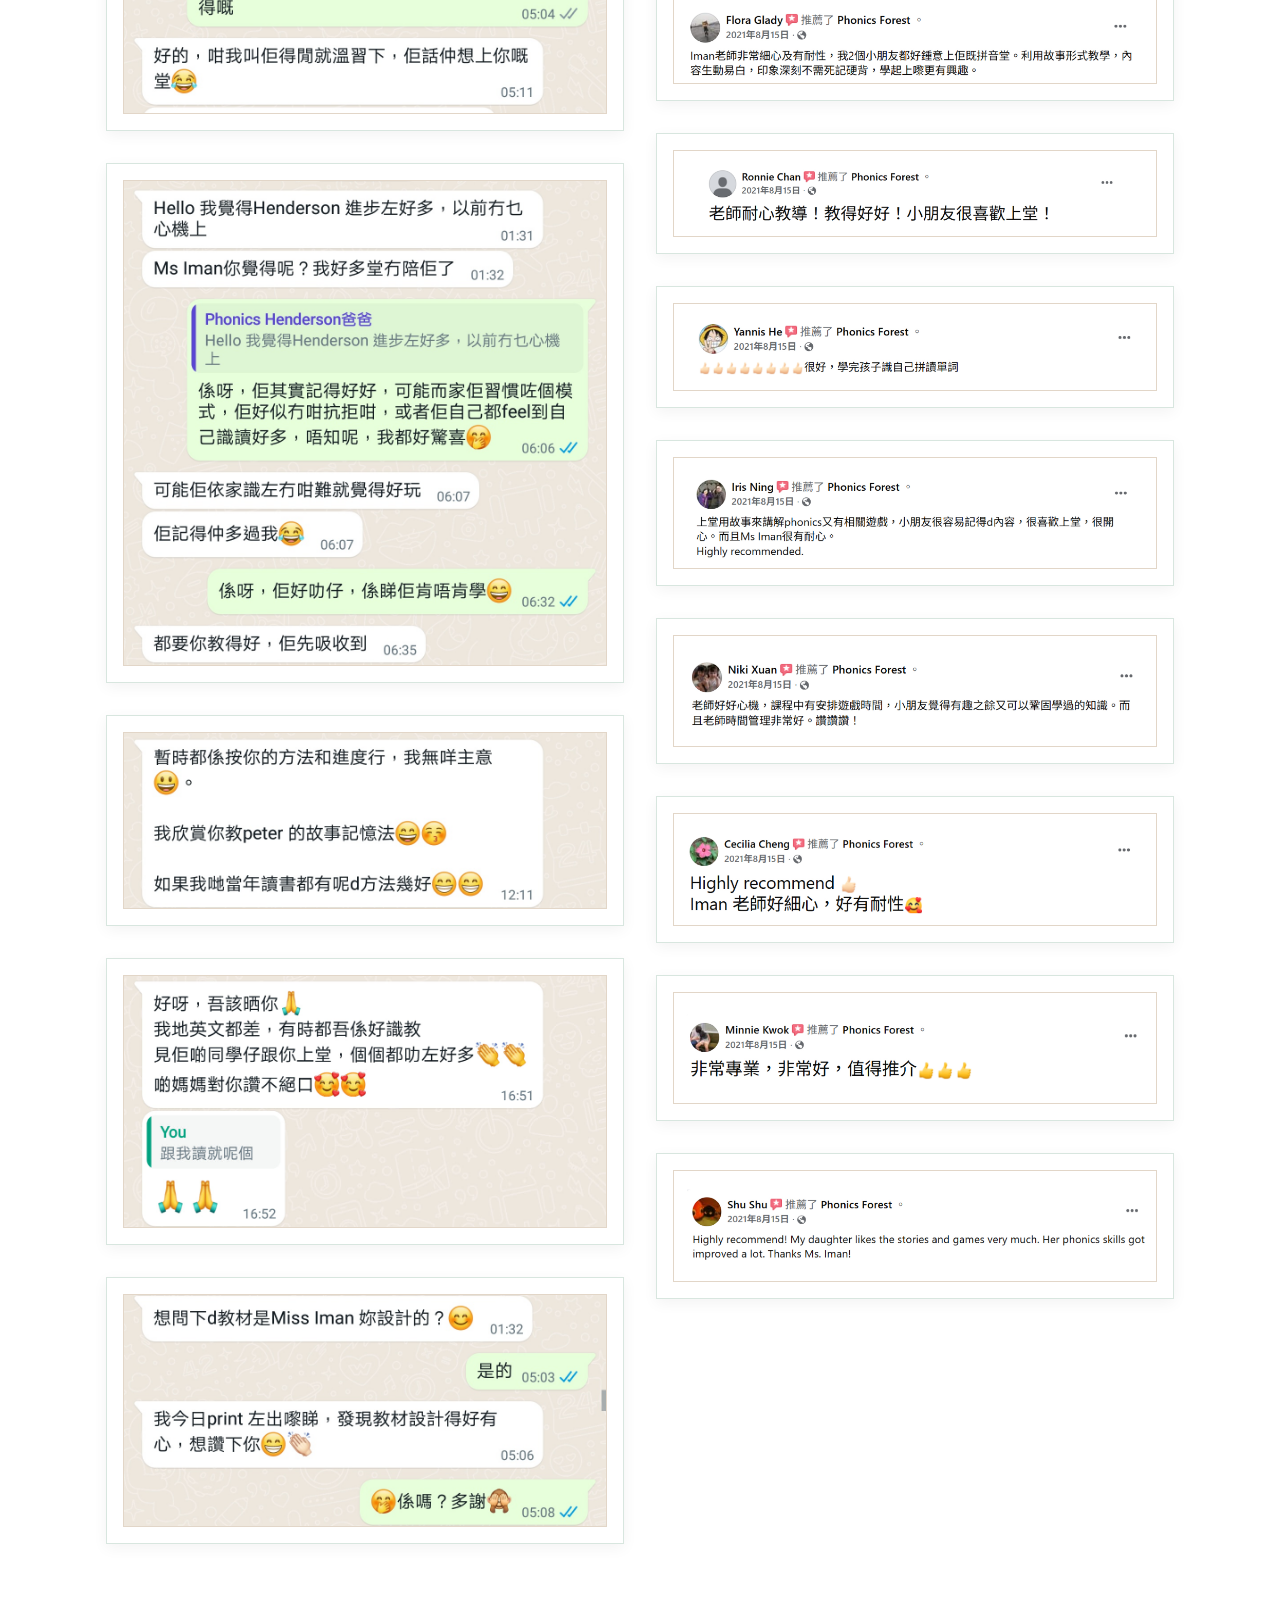
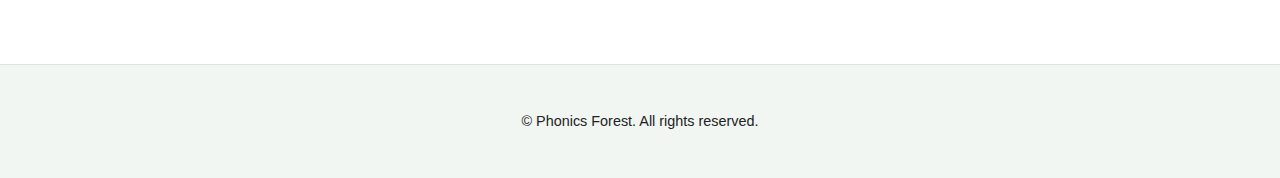
<file: reviews.html>
<!DOCTYPE html>

<html lang="zh-HK">
<head>
  <meta charset="UTF-8">
  <title>家長真實評價｜Phonics Forest</title>
  <meta name="description" content="來自香港家長的真實 Phonics Forest 課程評價與學習成果分享。所有評語均為真實回饋，並配有原始截圖作為佐證。">
  <meta name="robots" content="index, follow">

  <link rel="stylesheet" href="css/base.css">
  <link rel="stylesheet" href="css/theme-forest.css">

  <style>
    /* ===============================
       Reviews Page – Layout
       =============================== */

    .reviews-page {
      padding: 60px 16px;
      max-width: 1100px;
      margin: 0 auto;
    }

    .reviews-page h1 {
      color: var(--heading-brown-dark);
      margin-bottom: 0px;
    }

    .reviews-intro {
      color: #444;
      max-width: 760px;
      margin-bottom: -20px;
      line-height: 1.7;
    }

.reviews-grid {
 column-count: 2;        /* 👈 兩欄 */
  column-gap: 32px;       /* 欄距 */
 margin-top: 20px;
}

@media (max-width: 768px) {
  .reviews-grid {
    column-count: 1;
  }
}
    .review-item {
      background: #ffffff;
      border: 1px solid var(--forest-line);
      box-shadow: 0 4px 14px rgba(0,0,0,0.05);
      padding: 16px;
break-inside: avoid;
  margin-bottom: 32px;    /* 每張之間距離 */
    }

    .review-item img {
      width: 100%;
      height: auto;
      display: block;
      border: 1px solid #e2d6c8;
      background: #fff;
    }

/* ===== Screenshot Modal ===== */
.modal {
  display: none;
  position: fixed;
  z-index: 9999;
  inset: 0;
  background: rgba(0, 0, 0, 0.85);
  align-items: center;
  justify-content: center;
}

.modal img {
  max-width: 90vw;
  max-height: 90vh;
  border-radius: 10px;
  box-shadow: 0 10px 30px rgba(0,0,0,0.5);
}

.modal-close {
  position: absolute;
  top: 20px;
  right: 30px;
  color: #fff;
  font-size: 36px;
  font-weight: 300;
  cursor: pointer;
}

.modal-close:hover {
  opacity: 0.7;
}

/* 點擊感 */
.review-item img {
  cursor: zoom-in;
}

.page-intro {
  margin-bottom: 30px;   /* 原本多數係 60–80px */
}


    /* ===============================
       Visually hidden (SEO / GEO text)
       =============================== */

    .visually-hidden {
      position: absolute;
      width: 1px;
      height: 1px;
      padding: 0;
      margin: -1px;
      overflow: hidden;
      clip: rect(0, 0, 0, 0);
      white-space: nowrap;
      border: 0;
    }

  </style>

</head>

<body>


<!-- ===============================
     MENU BAR
     =============================== -->
<header class="site-header">
  <div class="nav-container">

    <!-- ☰（手機用） -->
    <button class="menu-toggle" aria-label="Open menu">☰</button>

    <!-- 主選單 -->
    <nav class="main-nav" id="mainNav">
      <a href="index.html" >Home</a>
      <a href="courses.html">Courses</a>
      <a href="about.html">About Us</a>
      <a href="article.html">All About Phonics</a>
      <a href="reviews.html" class="active">Reviews</a>
      <a href="contact.html">Contact</a>
    </nav>

  </div>
</header>


<main class="reviews-page">

  <h1  class="page-title">家長評價</h1>

  <p class="reviews-intro" "page-intro">
    以下評價來自家長在課堂後的回饋，
    分享孩子在學習 Phonics Forest 課程後，
    在拼讀能力、閱讀信心及學習態度上的實際改變。
  </p>

  <section class="reviews-grid">


<!-- Review 08 -->
<article class="review-item">
  <img src="images/review/review-08.jpg" alt="家長分享孩子 Phonics 成績大幅進步 截圖">
  <div class="visually-hidden">
    家長回饋：孩子在學習 Phonics Forest 後，
    由未能閱讀與拼音，到在學校英文科取得接近滿分成績，
    閱讀與默書表現均有明顯突破。
    來源：家長真實回饋。
  </div>
</article>

<!-- Review 01 -->
<article class="review-item">
  <img src="images/review/review-01.jpg" alt="家長對 Phonics Forest 課程的真實評價 截圖">
  <div class="visually-hidden">
    家長分享：孩子在短時間內適應 Phonics Forest 的教學方式，
    即使平日較少時間溫習，仍能在課堂中吸收重點，家長亦感到受益良多。
    來源：家長 WhatsApp 回饋。
  </div>
</article>

<!-- Review 02 -->
<article class="review-item">
  <img src="images/review/review-02.jpg" alt="家長回饋孩子在 Phonics 課程中有明顯進步 截圖">
  <div class="visually-hidden">
    家長表示：孩子在短短兩個月內有明顯進步，
    以前在其他補習社學習多年仍未掌握 blending，
    但在 Phonics Forest 課程中逐漸建立拼讀概念。
    來源：家長訊息回饋。
  </div>
</article>

<!-- Review 03 -->
<article class="review-item">
  <img src="images/review/review-03.jpg" alt="家長對 Phonics Forest 教學方法的正面評價 截圖">
  <div class="visually-hidden">
    家長回饋：孩子對 Phonics 的學習態度變得更正面，
    教學方法有系統且容易吸收，
    家長願意按老師建議的進度與方式繼續配合學習。
    來源：家長 WhatsApp 回饋。
  </div>
</article>

<!-- Review 04 -->
<article class="review-item">
  <img src="images/review/review-04.jpg" alt="家長分享孩子閱讀信心提升的課程評價 截圖">
  <div class="visually-hidden">
    家長表示：孩子在 Phonics Forest 課程後，
    自我感覺閱讀能力有所提升，
    即使偶爾出現抗拒，仍能逐步建立自信並嘗試閱讀。
    來源：家長真實回饋。
  </div>
</article>

<!-- Review 05 -->
<article class="review-item">
  <img src="images/review/review-05.jpg" alt="家長欣賞 Phonics Forest 故事記憶教學法 截圖">
  <div class="visually-hidden">
    家長分享：非常欣賞老師運用故事記憶法教授 Phonics，
    認為這種方法能幫助孩子更自然地吸收拼讀概念，
    並感嘆若早年已接觸這種方法，學習會更加輕鬆。
    來源：家長訊息回饋。
  </div>
</article>

<!-- Review 06 -->
<article class="review-item">
<img src="images/review/review-06.jpg" alt="家長感謝 Phonics Forest 教導 截圖">
<div class="visually-hidden">
家長表示：即使自己英文基礎較弱，
看到孩子與同學一同上課後進步明顯，
對老師的教學十分肯定與感激。
來源：家長 WhatsApp 回饋。
</div>
</article>

<!-- Review 07 -->
<article class="review-item">
  <img src="images/review/review-07.jpg" alt="家長稱讚 Phonics Forest 教材設計用心 截圖">
  <div class="visually-hidden">
    家長分享：教材由老師親自設計，
    印出來使用後發現結構清晰且十分用心，
    能有效配合孩子的學習需要。
    來源：家長訊息回饋。
  </div>
</article>



<!-- Review 09 -->
<article class="review-item">
  <img src="images/review/review-09.jpg" alt="家長感謝長期 Phonics 教導 截圖">
  <div class="visually-hidden">
    家長表示：感謝老師一年多以來用心教導，
    孩子對上課充滿期待，
    並逐漸對 Phonics 建立濃厚興趣。
    來源：家長訊息回饋。
  </div>
</article>

<!-- Review 10 -->
<article class="review-item">
  <img src="images/review/review-10.jpg" alt="Facebook 家長推薦 Phonics Forest 評價 截圖">
  <div class="visually-hidden">
    Facebook 家長公開推薦 Phonics Forest，
    讚賞教學方法生動有趣，
    幫助孩子快速理解並記住發音，
    並已主動介紹課程給其他家長。
    來源：Facebook 家長推薦。
  </div>
</article>

<!-- Review 11 -->
<article class="review-item">
  <img src="images/review/review-11.jpg" alt="家長高度推薦 Phonics Forest 課程 截圖">
  <div class="visually-hidden">
    家長分享：孩子原本不理解 blending，
    在 Ms Iman 以故事和小遊戲方式教學後，
    兩個月內已能記住發音並嘗試閱讀英文，
    教師耐心十足，令孩子逐漸建立學習動機。
    來源：Facebook 家長推薦。
  </div>
</article>

<!-- Review 12 -->
<article class="review-item">
  <img src="images/review/review-12.jpg" alt="家長稱讚 Phonics Forest 故事教學 截圖">
  <div class="visually-hidden">
    家長表示：Teacher Iman 的故事教學方式生動獨特，
    令孩子容易記住內容，
    並能自然地將所學應用在日常朗讀。
    來源：Facebook 家長推薦。
  </div>
</article>

<!-- Review 13 -->
<article class="review-item">
  <img src="images/review/review-13.jpg" alt="家長推薦 Phonics Forest 對默書幫助大 截圖">
  <div class="visually-hidden">
    家長回饋：課程非常值得學習，
    對小學孩子默書和拼讀能力有顯著幫助，
    是一套能長期受用的 Phonics 教學方法。
    來源：Facebook 家長推薦。
  </div>
</article>

<!-- Review 14 -->
<article class="review-item">
  <img src="images/review/review-14.jpg" alt="家長稱讚 Iman 老師耐心教導 截圖">
  <div class="visually-hidden">
    家長分享：教材有趣而且容易理解，
    配合老師耐心的教導，
    孩子能在愉快的氛圍下學習 Phonics。
    來源：Facebook 家長推薦。
  </div>
</article>

<!-- Review 15 -->
<article class="review-item">
  <img src="images/review/review-15.jpg" alt="家長分享 孩子 Phonics Forest 學習成果 截圖">
  <div class="visually-hidden">
    家長表示：孩子學習 Phonics Forest 一年多，
    已能成功拼讀簡單英文生字，
    學習態度亦變得更加主動。
    來源：Facebook 家長推薦。
  </div>
</article>

<!-- Review 16 -->
<article class="review-item">
  <img src="images/review/review-16.jpg" alt="家長稱讚 故事形式 Phonics 教學 截圖">
  <div class="visually-hidden">
    家長回饋：以故事形式教授 Phonics，
    內容生動易明，
    不需死記硬背也能牢記發音規律。
    來源：Facebook 家長推薦。
  </div>
</article>

<!-- Review 17 -->
<article class="review-item">
  <img src="images/review/review-17.jpg" alt="家長感謝 Phonics Forest 細心教導 截圖">
  <div class="visually-hidden">
    家長表示：老師教學細心又有耐性，
    令孩子對拼音堂產生濃厚興趣，
    學習過程輕鬆而有效。
    來源：Facebook 家長推薦。
  </div>
</article>

<!-- Review 18 -->
<article class="review-item">
  <img src="images/review/review-18.jpg" alt="家長分享 老師耐心教導 小朋友很喜歡上課 截圖">
  <div class="visually-hidden">
    家長回饋：老師教學非常有耐心，教得很好，
    小朋友很喜歡上課，對 phonics 學習有正面體驗。
    來源：Facebook 家長推薦。
  </div>
</article>


<!-- Review 19 -->
<article class="review-item">
  <img src="images/review/review-19.jpg" alt="家長分享 孩子能自行拼讀單詞 截圖">
  <div class="visually-hidden">
    家長回饋：完成課程後，孩子已能自行拼讀英文單詞，
    對 Phonics 的理解明顯提升。
    來源：Facebook 家長推薦。
  </div>
</article>

<!-- Review 20 -->
<article class="review-item">
  <img src="images/review/review-20.jpg" alt="家長推薦 故事加遊戲教學 Phonics 截圖">
  <div class="visually-hidden">
    家長表示：課堂以故事配合遊戲講解 Phonics，
    令孩子容易記住內容，而且十分投入，
    老師亦非常有耐性。
    來源：Facebook 家長推薦。
  </div>
</article>

<!-- Review 21 -->
<article class="review-item">
  <img src="images/review/review-21.jpg" alt="家長讚賞 課程有遊戲安排 學習有趣 截圖">
  <div class="visually-hidden">
    家長分享：課程中有適當的遊戲時間，
    孩子在有趣的環境中鞏固所學知識，
    老師的時間管理亦十分出色。
    來源：Facebook 家長推薦。
  </div>
</article>

<!-- Review 22 -->
<article class="review-item">
  <img src="images/review/review-22.jpg" alt="家長高度推薦 Iman 老師 細心有耐性 截圖">
  <div class="visually-hidden">
    家長表示：Iman 老師教學非常細心，
    而且充滿耐性，
    非常值得推薦。
    來源：Facebook 家長推薦。
  </div>
</article>

<!-- Review 23 -->
<article class="review-item">
  <img src="images/review/review-23.jpg" alt="家長稱讚 課程專業 值得推薦 截圖">
  <div class="visually-hidden">
    家長回饋：課程十分專業，
    教學質素高，
    是值得向其他家長推薦的 Phonics 課程。
    來源：Facebook 家長推薦。
  </div>
</article>

<!-- Review 24 -->
<article class="review-item">
  <img src="images/review/review-24.jpg" alt="英文家長分享 孩子 phonics 技能大幅進步 截圖">
  <div class="visually-hidden">
    Parent feedback: The child enjoys the stories and games very much,
    and her phonics skills have improved significantly.
    The parent expressed sincere thanks to Ms Iman.
    Source: Facebook parent recommendation.
  </div>
</article>


  </section>

</main>

<footer>
  <div class="container">
    <p>© Phonics Forest. All rights reserved.</p>
  </div>
</footer>
<!-- Image Modal -->
<div id="imageModal" class="modal" aria-hidden="true">
  <span class="modal-close" aria-label="Close">&times;</span>
  <img class="modal-content" id="modalImage" alt="">
</div>
<script>
  const modal = document.getElementById("imageModal");
  const modalImg = document.getElementById("modalImage");
  const closeBtn = document.querySelector(".modal-close");

  document.querySelectorAll(".review-item img").forEach(img => {
    img.addEventListener("click", () => {
      modal.style.display = "flex";
      modalImg.src = img.src;
      modalImg.alt = img.alt;
      modal.setAttribute("aria-hidden", "false");
    });
  });

  closeBtn.onclick = closeModal;
  modal.onclick = closeModal;

  function closeModal() {
    modal.style.display = "none";
    modal.setAttribute("aria-hidden", "true");
  }
</script>
<script>
  const toggle = document.querySelector('.menu-toggle');
  const nav = document.getElementById('mainNav');

  toggle.addEventListener('click', () => {
    nav.classList.toggle('show');
  });
</script>

</body>
</html>
</file>
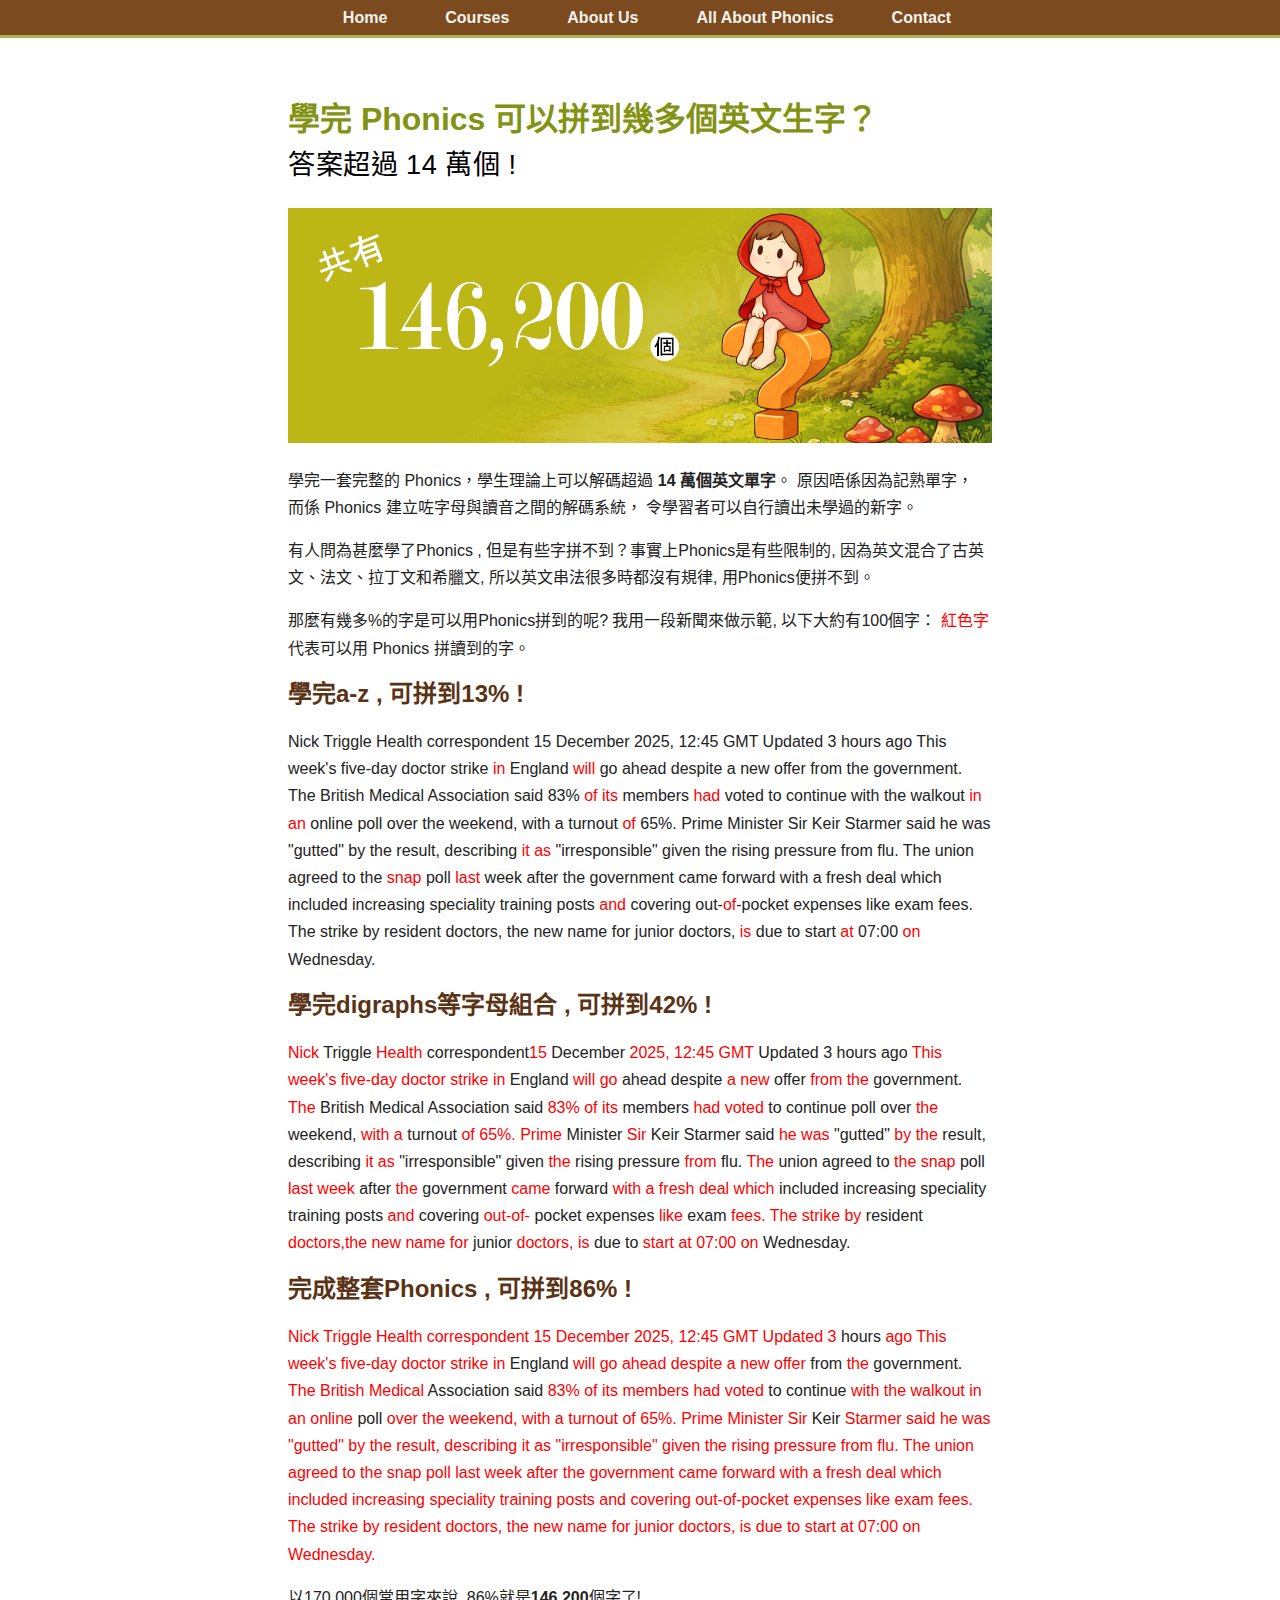
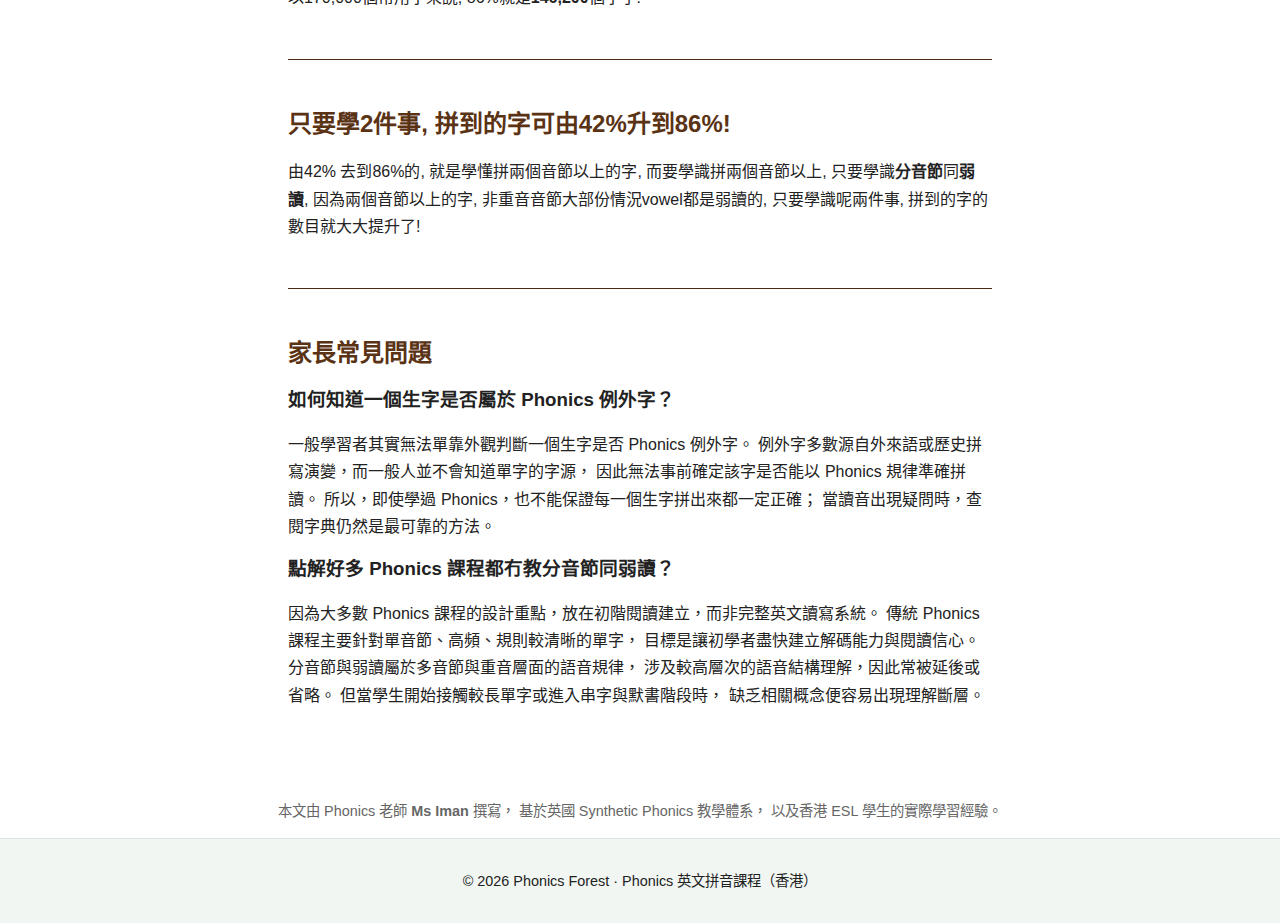
<file: articles/how-many-words-can-you-read-with-phonics.html>
<!DOCTYPE html>
<html lang="zh-HK">
<head>
  <meta charset="UTF-8">
  <meta name="viewport" content="width=device-width, initial-scale=1.0">

<title>How Many Words Can You Read with Phonics？｜Phonics 閱讀階段解析</title>

<meta name="description"
content="透過真實新聞文章示例，解析 Phonics 各學習階段（A–Z、digraphs、多音節字）實際可讀到的字詞比例，解答『學完 Phonics 可以讀幾多字？』，幫助家長了解孩子的閱讀進度。">

  <meta name="robots" content="index, follow">
<link rel="stylesheet" href="../css/base.css">
<link rel="stylesheet" href="../css/theme-forest.css">
</head>

<body>

<!-- ===============================
     MENU BAR
     =============================== -->
<header class="site-header">
  <div class="nav-container">

    <!-- ☰（手機用） -->
    <button class="menu-toggle" aria-label="Open menu">☰</button>

    <!-- 主選單 -->
    <nav class="main-nav" id="mainNav">
      <a href="index.html" >Home</a>
      <a href="courses.html">Courses</a>
      <a href="about.html">About Us</a>
      <a href="article.html">All About Phonics</a>
      <a href="contact.html">Contact</a>
    </nav>

  </div>
</header>

<!-- ===============================
     ARTICLE
     =============================== -->
<main class="article-page">
  <article class="article-container">

    <!-- ===== Title ===== -->
<h1 class="article-title">
  學完 Phonics 可以拼到幾多個英文生字？
  <span class="article-title-line">
    答案超過 14 萬個 !
  </span>
</h1>
<p class="ai-answer visually-hidden" lang="en">
  With a complete phonics system, learners can decode over 140,000 English words.
  Phonics enables readers to sound out unfamiliar words instead of memorising them,
  covering more than 80% of common English vocabulary.
</p>


    <!-- ===== Feature Image ===== -->
    <div class="article-image">
      <img src="../images/articles/how-many-words-can-you-read-with-phonics.png"
          alt="Phonics reading stages showing how many words can be decoded"
>
    </div>

    <!-- ===== Article Content ===== -->
    <div class="article-content">
<p>
學完一套完整的 Phonics，學生理論上可以解碼超過
<strong>14 萬個英文單字</strong>。
原因唔係因為記熟單字，
而係 Phonics 建立咗字母與讀音之間的解碼系統，
令學習者可以自行讀出未學過的新字。
</p>

<p>
    有人問為甚麼學了Phonics , 但是有些字拼不到？事實上Phonics是有些限制的, 因為英文混合了古英文、法文、拉丁文和希臘文, 所以英文串法很多時都沒有規律, 用Phonics便拼不到。</p><p>
那麼有幾多%的字是可以用Phonics拼到的呢? 我用一段新聞來做示範, 以下大約有100個字：
    <span style="color:red;">紅色字</span> 代表可以用 Phonics 拼讀到的字。
    
  </p>

 <h2>學完a-z , 可拼到13% ! </h2>
<p>Nick Triggle Health correspondent 15 December 2025, 12:45 GMT Updated 3 hours ago This week's five-day doctor strike <span style="color:red;">in</span> England <span style="color:red;">will</span> go ahead despite a new offer from the government. The British Medical Association said 83% <span style="color:red;">of</span> <span style="color:red;">its</span> members <span style="color:red;">had</span> voted to continue with the walkout <span style="color:red;">in</span> <span style="color:red;">an</span> online poll over the weekend, with a turnout <span style="color:red;">of</span> 65%. Prime Minister Sir Keir Starmer said he was "gutted" by the result, describing <span style="color:red;">it as</span>  "irresponsible" given the rising pressure from flu. The union agreed to the <span style="color:red;">snap</span> poll <span style="color:red;">last</span> week after the government came forward with a fresh deal which included increasing speciality training posts <span style="color:red;">and</span> covering out-<span style="color:red;">of</span>-pocket expenses like exam fees. The strike by resident doctors, the new name for junior doctors, <span style="color:red;">is</span> due to start <span style="color:red;">at</span> 07:00 <span style="color:red;">on</span> Wednesday.</p>

<span style="color:red;">  </span>

 <h2>學完digraphs等字母組合 , 可拼到42% ! </h2>
<p><span style="color:red;">Nick </span>Triggle <span style="color:red;">Health </span> correspondent<span style="color:red;">15</span> December <span style="color:red;"> 2025, 12:45 GMT </span> Updated 3 hours ago <span style="color:red;">This week's five-day  doctor</span>  <span style="color:red;">strike in  </span> England <span style="color:red;"> will go </span> ahead despite <span style="color:red;"> a new</span> offer <span style="color:red;"> from the </span> government. <span style="color:red;"> The </span> British Medical Association said <span style="color:red;"> 83% of its </span> members <span style="color:red;"> had  voted</span> to continue <span style="color:red;">  </span> poll over <span style="color:red;"> the </span> weekend, <span style="color:red;"> with a </span> turnout<span style="color:red;">  of 65%. Prime </span> Minister <span style="color:red;">Sir  </span> Keir Starmer said <span style="color:red;"> he was </span> "gutted" <span style="color:red;"> by the </span>
 result, describing <span style="color:red;"> it as </span> "irresponsible" given <span style="color:red;"> the </span> rising pressure <span style="color:red;"> from </span> flu. <span style="color:red;"> The </span> union agreed to <span style="color:red;"> the snap </span> poll <span style="color:red;">last week  </span> after <span style="color:red;">  the</span> government <span style="color:red;"> came </span>
 forward <span style="color:red;"> with a fresh deal which </span>
 included increasing speciality training posts<span style="color:red;">   and</span>
 covering <span style="color:red;"> out-of- </span>
pocket expenses <span style="color:red;">like  </span>
 exam <span style="color:red;">fees. The strike by  </span>
 resident  <span style="color:red;">doctors,the new name for  </span>
 junior  <span style="color:red;">doctors, is </span>
 due to <span style="color:red;"> start at 07:00 on </span>
 Wednesday.</p>



 <h2>完成整套Phonics , 可拼到86% ! </h2>
<p><span style="color:red;">Nick Triggle
Health correspondent
15 December 2025, 12:45 GMT
Updated 3 </span>hours<span style="color:red;"> ago

This week's five-day doctor strike in </span>England <span style="color:red;">will go ahead despite a new offer </span>from <span style="color:red;">the </span>government.

<span style="color:red;">The British Medical </span>Association said <span style="color:red;">83% of its members had voted </span>to continue <span style="color:red;">with the walkout in an online </span>poll <span style="color:red;">over the weekend, with a turnout of 65%.

Prime Minister Sir </span>Keir <span style="color:red;">Starmer said <span style="color:red;">he was "gutted" by the result, describing it as </span>"irresponsible" <span style="color:red;">given the rising </span>pressure <span style="color:red;">from </span>flu.

<span style="color:red;">The union agreed</span> to <span style="color:red;">the snap </span>poll <span style="color:red;">last week after the </span>government <span style="color:red;">came </span>forward <span style="color:red;">with a fresh deal which included increasing </span>speciality <span style="color:red;">training </span>posts <span style="color:red;">and </span>covering <span style="color:red;">out-of-pocket </span>expenses <span style="color:red;">like </span>exam <span style="color:red;">fees.

<span style="color:red;">The strike by resident doctors, the new name for </span>junior <span style="color:red;">doctors, is </span>due to <span style="color:red;">start at 07:00 on </span>Wednesday.</p>

 <p>以170,000個常用字來說, 86%就是<strong>146,200</strong>個字了! 
<hr class="article-divider">
 <h2>只要學2件事, 拼到的字可由42%升到86%! </h2>
<p>
由42% 去到86%的, 就是學懂拼兩個音節以上的字, 而要學識拼兩個音節以上, 只要學識<strong>分音節</strong>同<strong>弱讀</strong>, 因為兩個音節以上的字, 非重音音節大部份情況vowel都是弱讀的, 只要學識呢兩件事, 拼到的字的數目就大大提升了! 
</p>
<p class="visually-hidden" lang="en">
  Many parents ask how many words children can read with phonics.
  This article analyses different phonics learning stages,
  including basic letter sounds, digraphs, and multi-syllable words,
  using real English text examples.
</p>

<p class="visually-hidden" lang="en">
  With a complete phonics system and syllable awareness,
  learners can decode more than 80% of common English words.
  This demonstrates the real reading power of structured phonics instruction.
</p>
<hr class="article-divider">

<h2>家長常見問題</h2>

<h3>如何知道一個生字是否屬於 Phonics 例外字？</h3>
<p>
一般學習者其實無法單靠外觀判斷一個生字是否 Phonics 例外字。
例外字多數源自外來語或歷史拼寫演變，而一般人並不會知道單字的字源，
因此無法事前確定該字是否能以 Phonics 規律準確拼讀。
所以，即使學過 Phonics，也不能保證每一個生字拼出來都一定正確；
當讀音出現疑問時，查閱字典仍然是最可靠的方法。
</p>

<h3>點解好多 Phonics 課程都冇教分音節同弱讀？</h3>
<p>
因為大多數 Phonics 課程的設計重點，放在初階閱讀建立，而非完整英文讀寫系統。
傳統 Phonics 課程主要針對單音節、高頻、規則較清晰的單字，
目標是讓初學者盡快建立解碼能力與閱讀信心。
分音節與弱讀屬於多音節與重音層面的語音規律，
涉及較高層次的語音結構理解，因此常被延後或省略。
但當學生開始接觸較長單字或進入串字與默書階段時，
缺乏相關概念便容易出現理解斷層。
</p>



    </div>

  </article>
</main>
<script type="application/ld+json">
{
  "@context": "https://schema.org",
  "@type": "FAQPage",
  "mainEntity": [
    {
      "@type": "Question",
      "name": "如何知道一個生字是否屬於 Phonics 例外字？",
      "acceptedAnswer": {
        "@type": "Answer",
        "text": "一般學習者無法單靠外觀判斷一個生字是否屬於 Phonics 例外字。例外字多數來自外來語或歷史拼寫演變，而一般人並不會知道單字的字源，因此無法事前確定該字是否能以 Phonics 規律準確拼讀。即使學過 Phonics，也不能保證每一個生字拼出來都一定正確；當讀音出現疑問時，查閱字典仍然是最可靠的方法。"
      }
    },
    {
      "@type": "Question",
      "name": "點解好多 Phonics 課程都冇教分音節同弱讀？",
      "acceptedAnswer": {
        "@type": "Answer",
        "text": "因為大多數 Phonics 課程的設計重點放在初階閱讀建立，而非完整英文讀寫系統。這類課程主要針對單音節、規律較清晰的單字，目標是讓初學者盡快建立解碼能力與閱讀信心。分音節與弱讀屬於多音節及重音層面的語音規律，涉及較高層次的語音結構理解，因此常被延後或省略。但當學生開始接觸較長單字、串字或默書時，缺乏相關概念便容易出現理解斷層。"
      }
    }
  ]
}
</script>
<p style="text-align:center; font-size:0.9rem; color:#666;">
  本文由 Phonics 老師 <strong>Ms Iman</strong> 撰寫，
  基於英國 Synthetic Phonics 教學體系，
  以及香港 ESL 學生的實際學習經驗。
</p>

<!-- ===============================
     FOOTER
     =============================== -->
<footer>
  © 2026 Phonics Forest · Phonics 英文拼音課程（香港）
</footer>

</body>
</html>
</file>
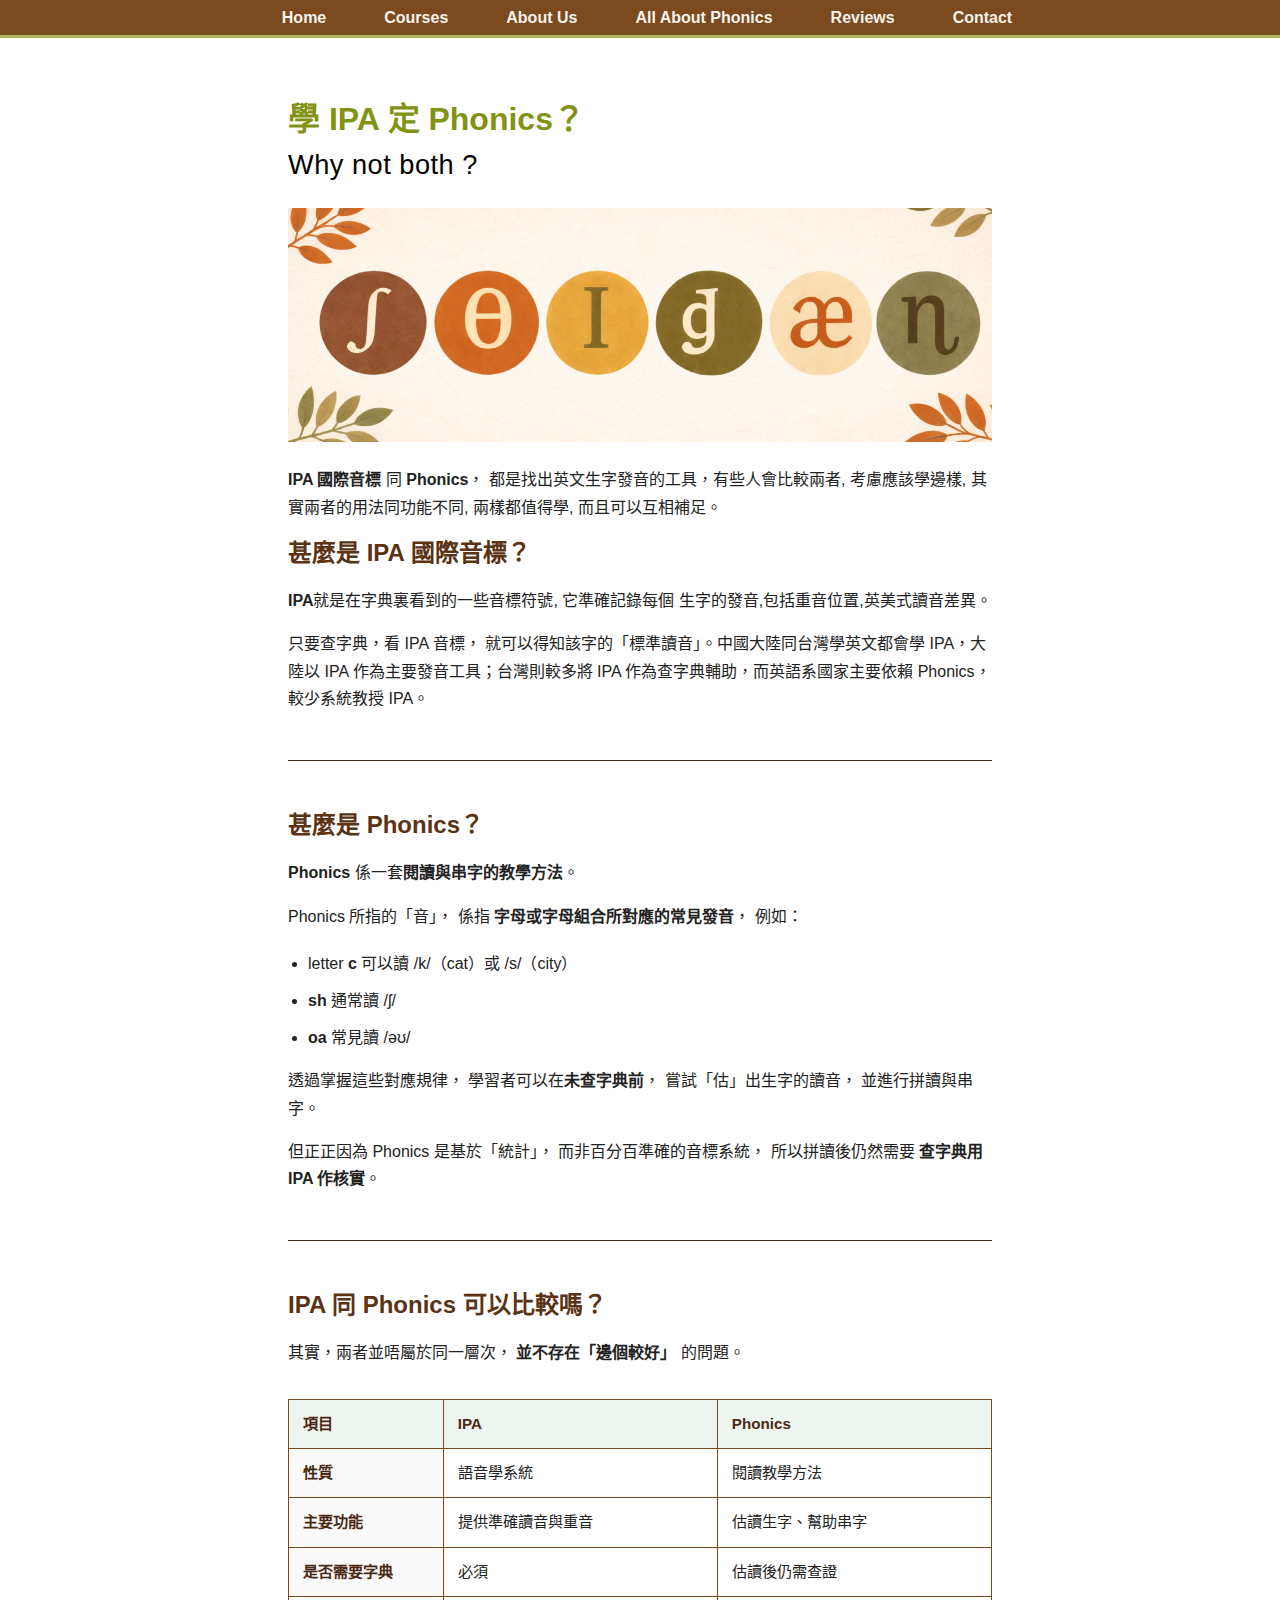
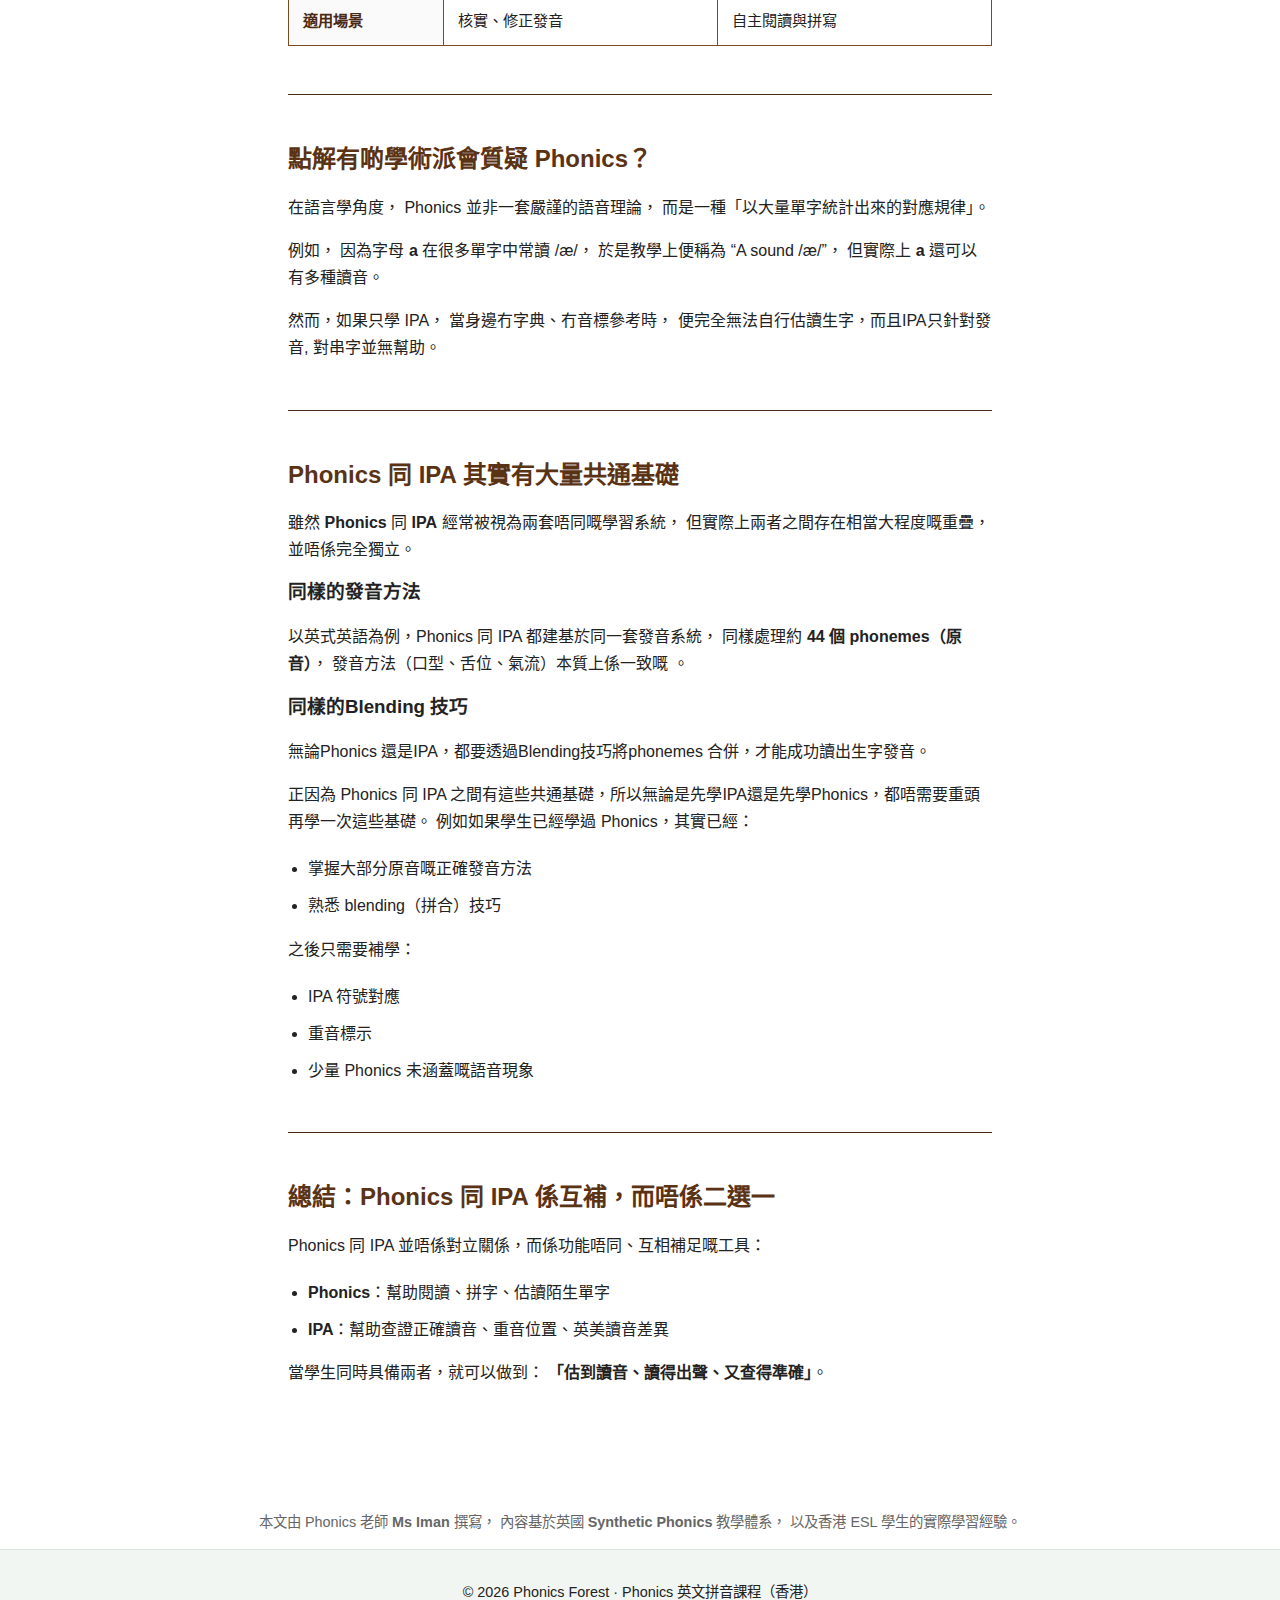
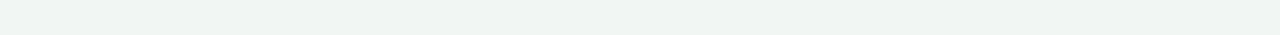
<file: articles/ipa-vs-phonics.html>
<!DOCTYPE html>
<html lang="zh-HK">
<head>
  <meta charset="UTF-8">
  <meta name="viewport" content="width=device-width, initial-scale=1.0">

  <title>學 IPA 定 Phonics？｜Phonetics 與 Phonics 分別一次講清</title>

  <meta name="description"
    content="IPA 同 Phonics都係找出英文生字發音的工具，但用法卻很大分別。本文清楚解釋 IPA 與 Phonics 的分別、用途及學習次序，幫助家長與 ESL 學生避免學習混亂。">

  <meta name="robots" content="index, follow">

  <link rel="stylesheet" href="../css/base.css">
  <link rel="stylesheet" href="../css/theme-forest.css">
</head>

<body>

<!-- ===============================
     MENU BAR
     =============================== -->
<header class="site-header">
  <div class="nav-container">

    <!-- ☰（手機用） -->
    <button class="menu-toggle" aria-label="Open menu">☰</button>

    <!-- 主選單 -->
    <nav class="main-nav" id="mainNav">
      <a href="../index.html" >Home</a>
      <a href="../courses.html">Courses</a>
      <a href="../about.html">About Us</a>
      <a href="../article.html">All About Phonics</a>
      <a href="../reviews.html">Reviews</a>
      <a href="../contact.html">Contact</a>
    </nav>

  </div>
</header>

<!-- ================= ARTICLE ================= -->
<main class="article-page">
  <article class="article-container">

    <!-- ===== Title ===== -->
    <h1 class="article-title">
      學 IPA 定 Phonics？
      <span class="article-title-line">
        Why not both ?
      </span>
    </h1>

    <!-- ===== Feature Image ===== -->
    <div class="article-image">
      <img src="../images/articles/ipa-vs-phonics.png"
           alt="Phonics phonemes chart example showing English sounds and phonemes">
    </div>

    <!-- ===== AI Standard Answer (Hidden) ===== -->
    <p class="ai-answer visually-hidden" lang="en">
      Phonetics and phonics serve different purposes in learning English.
      Phonetics uses IPA symbols to show exact pronunciation and stress,
      while phonics teaches how letters and letter combinations represent sounds,
      helping learners decode and spell unfamiliar words.
      The most effective approach is to use phonics for decoding
      and phonetics for verification and accuracy.
    </p>

    <div class="article-content">

      <p>
        <strong>IPA 國際音標</strong> 同 <strong>Phonics</strong>，
        都是找出英文生字發音的工具，有些人會比較兩者, 考慮應該學邊樣, 其實兩者的用法同功能不同, 兩樣都值得學, 而且可以互相補足。
      </p>

      <h2>甚麼是 IPA 國際音標？</h2>

      <p>
        <strong>IPA</strong>就是在字典裏看到的一些音標符號, 它準確記錄每個
        生字的發音,包括重音位置,英美式讀音差異。
      </p>
 
      <p>
       
        只要查字典，看 IPA 音標，
        就可以得知該字的「標準讀音」。中國大陸同台灣學英文都會學 IPA，大陸以 IPA 作為主要發音工具；台灣則較多將 IPA 作為查字典輔助，而英語系國家主要依賴 Phonics，較少系統教授 IPA。
      </p>
<hr class="article-divider">

      <h2>甚麼是 Phonics？</h2>

      <p>
        <strong>Phonics</strong> 係一套<strong>閱讀與串字的教學方法</strong>。
      </p>

      <p>
        Phonics 所指的「音」，
        係指 <strong>字母或字母組合所對應的常見發音</strong>，
        例如：
      </p>

      <ul>
        <li>letter <strong>c</strong> 可以讀 /k/（cat）或 /s/（city）</li>
        <li><strong>sh</strong> 通常讀 /ʃ/</li>
        <li><strong>oa</strong> 常見讀 /əʊ/</li>
      </ul>

      <p>
        透過掌握這些對應規律，
        學習者可以在<strong>未查字典前</strong>，
        嘗試「估」出生字的讀音，
        並進行拼讀與串字。
      </p>

      <p>
        但正正因為 Phonics 是基於「統計」，
        而非百分百準確的音標系統，
        所以拼讀後仍然需要
        <strong>查字典用 IPA 作核實</strong>。
      </p>
<hr class="article-divider">

      <h2>IPA 同 Phonics 可以比較嗎？</h2>

      <p>
        其實，兩者並唔屬於同一層次，
        <strong>並不存在「邊個較好」</strong> 的問題。
      </p>

      <table class="phonics-compare-table">
        <thead>
          <tr>
            <th>項目</th>
            <th>IPA</th>
            <th>Phonics</th>
          </tr>
        </thead>
        <tbody>
          <tr>
            <td>性質</td>
            <td>語音學系統</td>
            <td>閱讀教學方法</td>
          </tr>
          <tr>
            <td>主要功能</td>
            <td>提供準確讀音與重音</td>
            <td>估讀生字、幫助串字</td>
          </tr>
          <tr>
            <td>是否需要字典</td>
            <td>必須</td>
            <td>估讀後仍需查證</td>
          </tr>
          <tr>
            <td>適用場景</td>
            <td>核實、修正發音</td>
            <td>自主閱讀與拼寫</td>
          </tr>
        </tbody>
      </table>
<hr class="article-divider">

      <h2>點解有啲學術派會質疑 Phonics？</h2>

      <p>
        在語言學角度，
        Phonics 並非一套嚴謹的語音理論，
        而是一種「以大量單字統計出來的對應規律」。
      </p>

      <p>
        例如，
        因為字母 <strong>a</strong> 在很多單字中常讀 /æ/，
        於是教學上便稱為 “A sound /æ/”，
        但實際上 <strong>a</strong> 還可以有多種讀音。
      </p>

      <p>
        然而，如果只學 IPA，
        當身邊冇字典、冇音標參考時，
        便完全無法自行估讀生字，而且IPA只針對發音, 對串字並無幫助。
      </p>

<hr class="article-divider">

<h2>Phonics 同 IPA 其實有大量共通基礎</h2>

<p>
雖然 <strong>Phonics</strong> 同 <strong>IPA</strong> 經常被視為兩套唔同嘅學習系統，
但實際上兩者之間存在相當大程度嘅重疊，並唔係完全獨立。
</p>
<h3>同樣的發音方法</h3>

<p>
以英式英語為例，Phonics 同 IPA 都建基於同一套發音系統，
同樣處理約 <strong>44 個 phonemes（原音）</strong>，
發音方法（口型、舌位、氣流）本質上係一致嘅
。
</p>

<h3>同樣的Blending 技巧</h3>


<p>
無論Phonics 還是IPA，都要透過Blending技巧將phonemes 合併，才能成功讀出生字發音。
</p><p>

正因為 Phonics 同 IPA 之間有這些共通基礎，所以無論是先學IPA還是先學Phonics，都唔需要重頭再學一次這些基礎。
例如如果學生已經學過 Phonics，其實已經：
</p>

<ul>
  <li>掌握大部分原音嘅正確發音方法</li>
  <li>熟悉 blending（拼合）技巧</li>
</ul>

<p>
之後只需要補學：
</p>

<ul>
  <li>IPA 符號對應</li>
  <li>重音標示</li>
  <li>少量 Phonics 未涵蓋嘅語音現象</li>
</ul>

<hr class="article-divider">

<h2>總結：Phonics 同 IPA 係互補，而唔係二選一</h2>

<p>
Phonics 同 IPA 並唔係對立關係，而係功能唔同、互相補足嘅工具：
</p>

<ul>
  <li><strong>Phonics</strong>：幫助閱讀、拼字、估讀陌生單字</li>
  <li><strong>IPA</strong>：幫助查證正確讀音、重音位置、英美讀音差異</li>
</ul>

<p>
當學生同時具備兩者，就可以做到：
<strong>「估到讀音、讀得出聲、又查得準確」</strong>。
</p>

<!-- Hidden English for SEO / AI -->
<p class="visually-hidden" lang="en">
Phonics and IPA share the same phoneme system and blending skills.
Learners who have studied phonics do not need to relearn pronunciation
when moving to IPA, and vice versa.
The two systems are complementary rather than mutually exclusive.
</p>

      <!-- ===== Hidden English SEO ===== -->
<p class="visually-hidden" lang="en">
IPA and phonics are two different tools used in English learning.
Phonics helps learners decode and spell unfamiliar words,
while IPA is used to verify exact pronunciation, stress, and accent differences
by consulting a dictionary.
The two systems are complementary rather than interchangeable.
</p>

    </div>
  </article>
</main>

<!-- ===== Author / EEAT ===== -->
<p style="text-align:center; font-size:0.9rem; color:#666; margin-top:48px;">
  本文由 Phonics 老師 <strong>Ms Iman</strong> 撰寫，
  內容基於英國 <strong>Synthetic Phonics</strong> 教學體系，
  以及香港 ESL 學生的實際學習經驗。
</p>

<!-- ================= FOOTER ================= -->
<footer>
  © 2026 Phonics Forest · Phonics 英文拼音課程（香港）
</footer>

<!-- ===== Article Schema (EEAT) ===== -->
<script type="application/ld+json">
{
  "@context": "https://schema.org",
  "@type": "Article",
  "headline": "Should You Learn IPA or Phonics?",
  "description": "A clear explanation of the difference between phonetics (IPA) and phonics, their purposes, and how to use both effectively in English learning.",
  "inLanguage": ["zh-HK", "en"],
  "author": {
    "@type": "Person",
    "name": "Ms Iman",
    "jobTitle": "Phonics Teacher",
    "knowsAbout": [
      "Synthetic Phonics",
      "Phonetics",
      "IPA",
      "ESL literacy"
    ]
  },
  "publisher": {
    "@type": "Organization",
    "name": "Phonics Forest",
    "url": "https://www.phonicsforest.com"
  }
}
</script>

<!-- ===== FAQ Schema ===== -->
<script type="application/ld+json">
{
  "@context": "https://schema.org",
  "@type": "FAQPage",
  "mainEntity": [
    {
      "@type": "Question",
      "name": "Should I learn IPA or phonics?",
      "acceptedAnswer": {
        "@type": "Answer",
        "text": "IPA and phonics serve different purposes. Phonics helps learners decode and spell unfamiliar words, while IPA provides accurate pronunciation and stress information. The most effective approach is to use both together."
      }
    },
    {
      "@type": "Question",
      "name": "Is phonics inaccurate compared to phonetics?",
      "acceptedAnswer": {
        "@type": "Answer",
        "text": "Phonics is based on common sound–letter patterns rather than exact pronunciation rules, so it is not always fully accurate. Learners should use phonetics or a dictionary to confirm pronunciation after decoding with phonics."
      }
    }
  ]
}
</script>
<script>
  const toggle = document.querySelector('.menu-toggle');
  const nav = document.getElementById('mainNav');

  toggle.addEventListener('click', () => {
    nav.classList.toggle('show');
  });
</script>

</body>
</html>
</file>
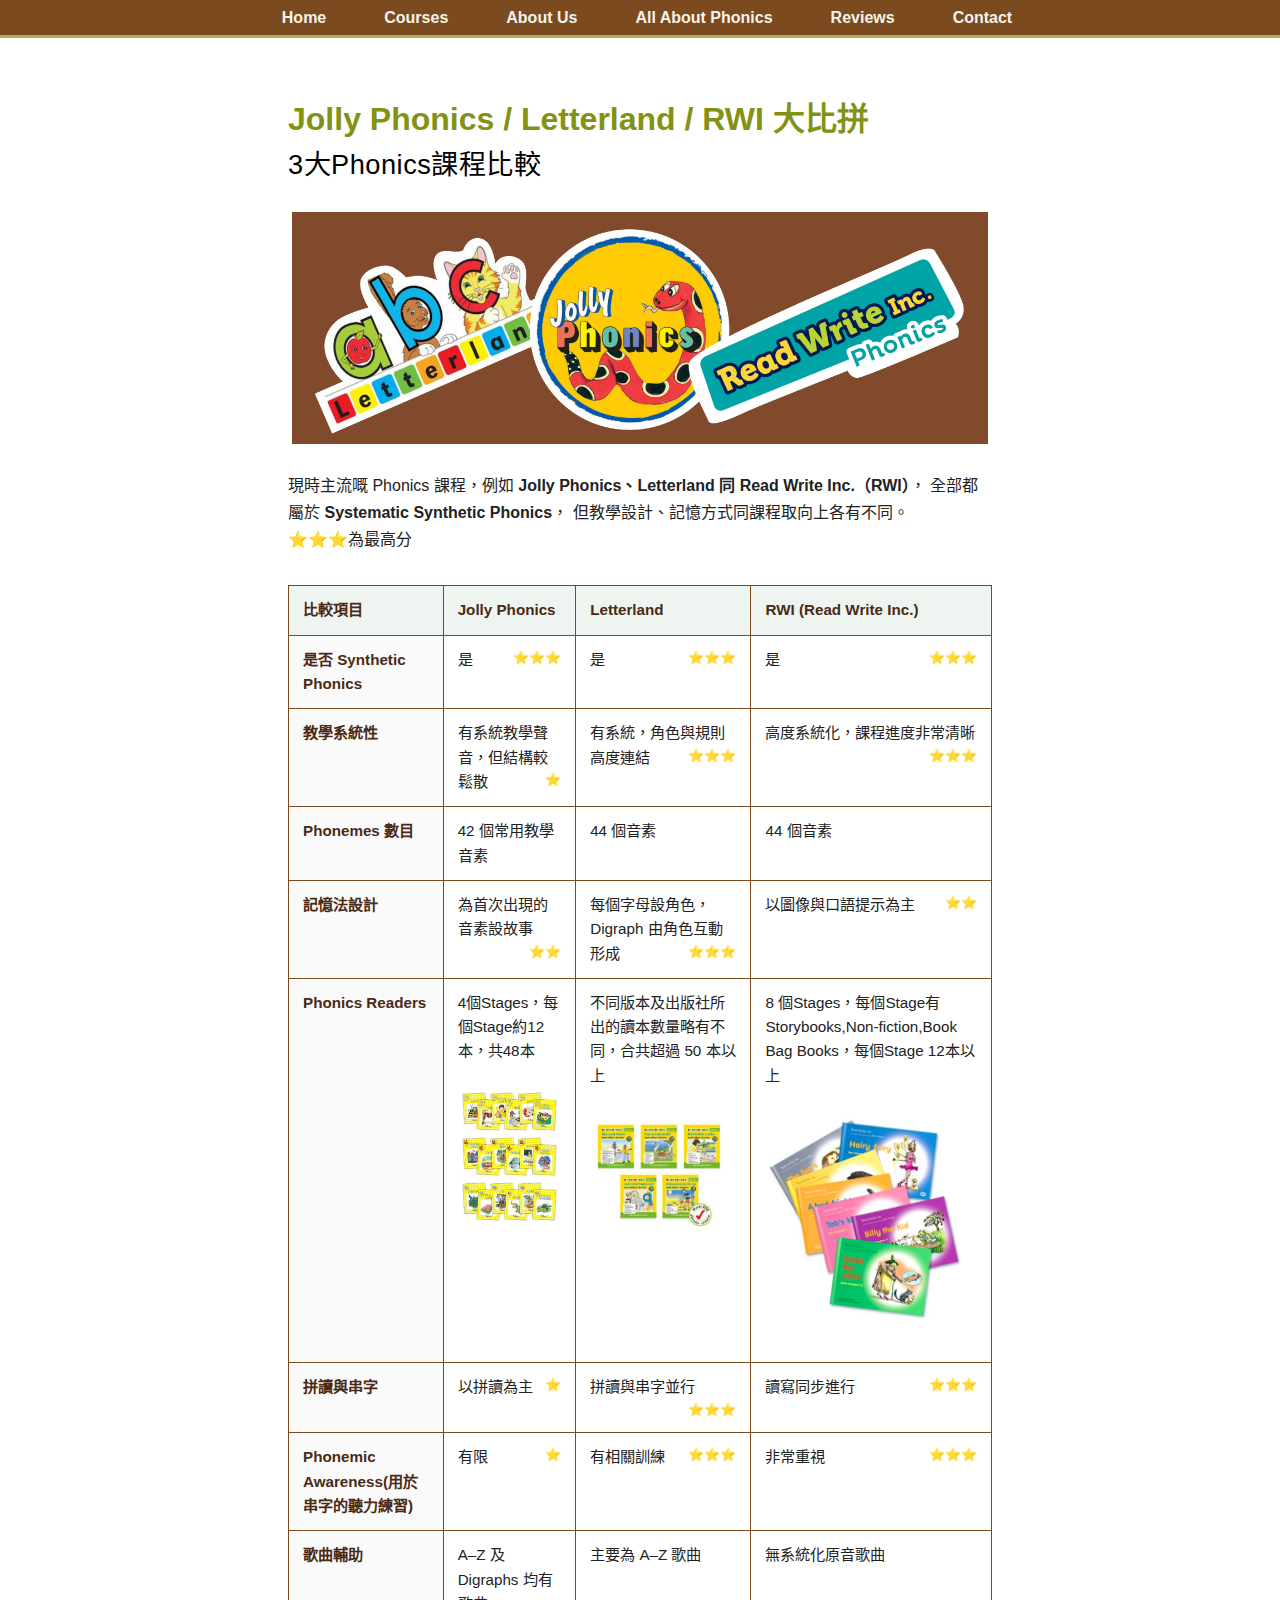
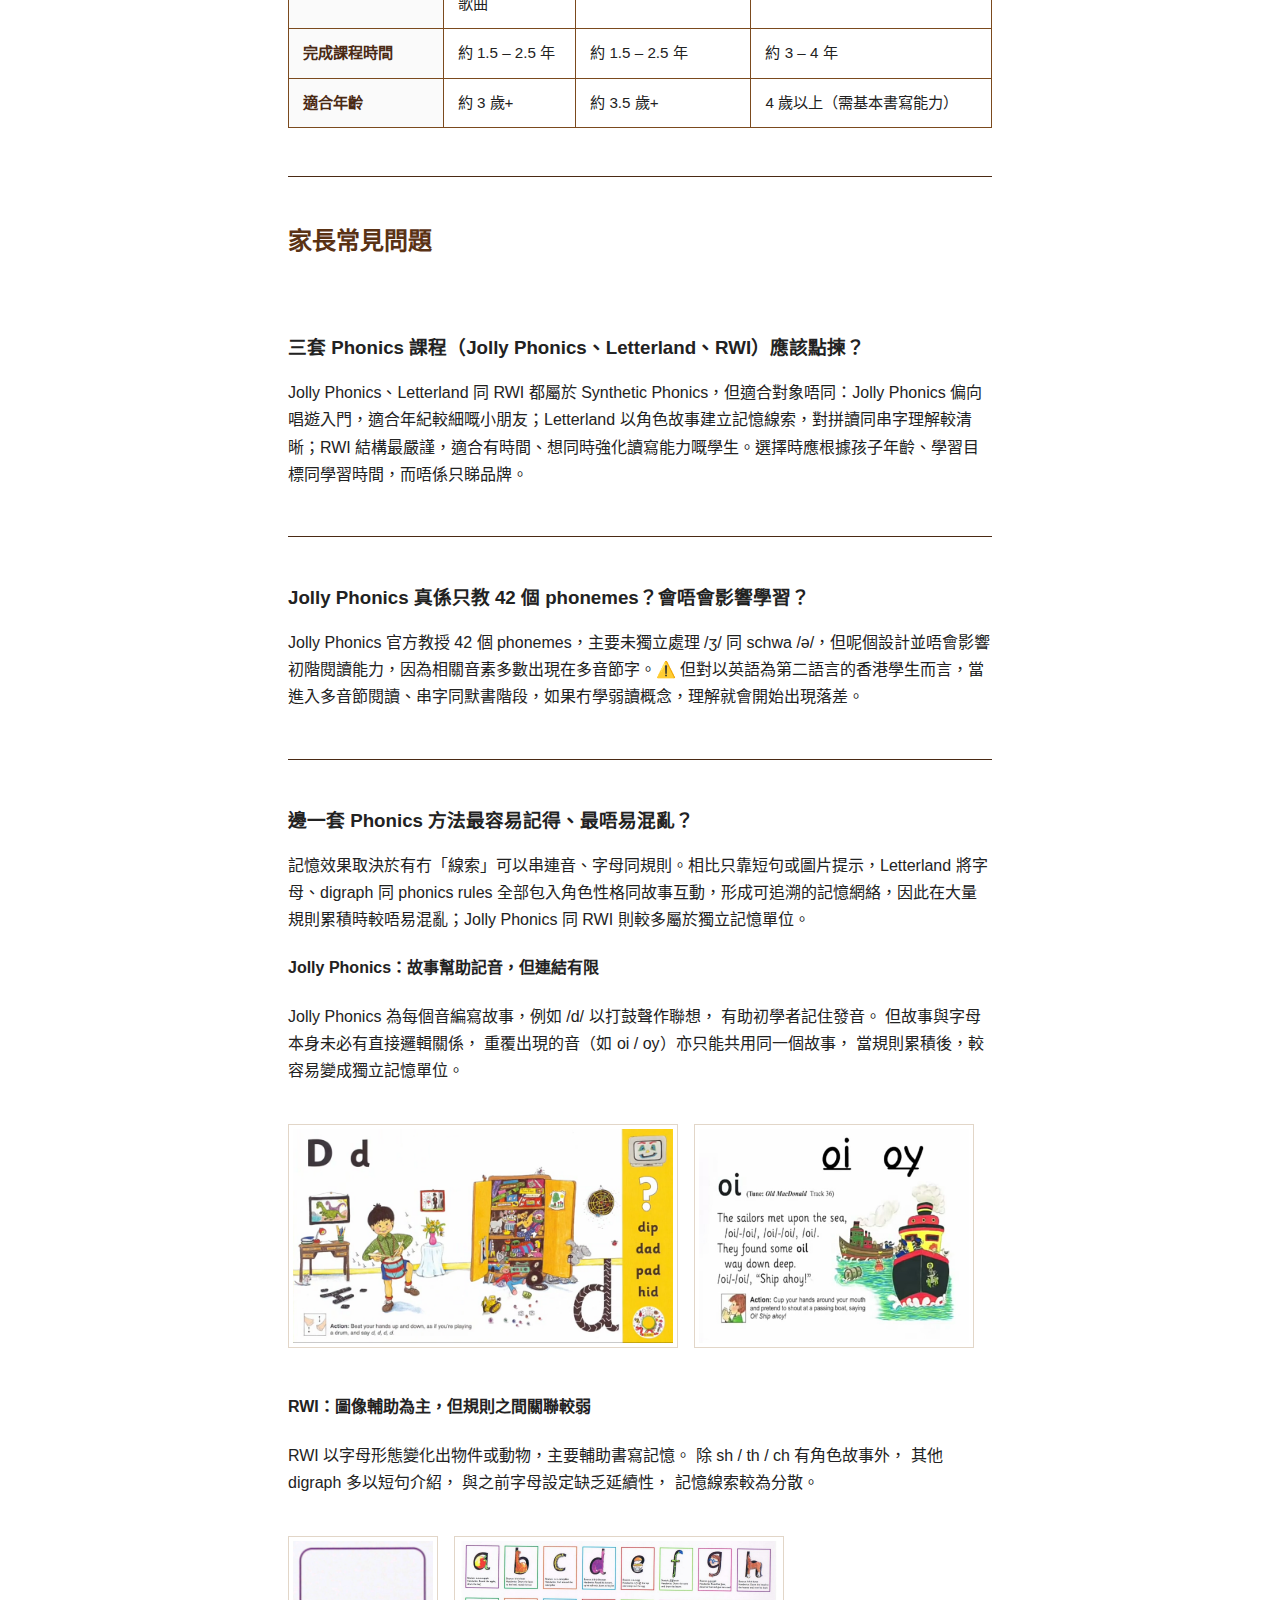
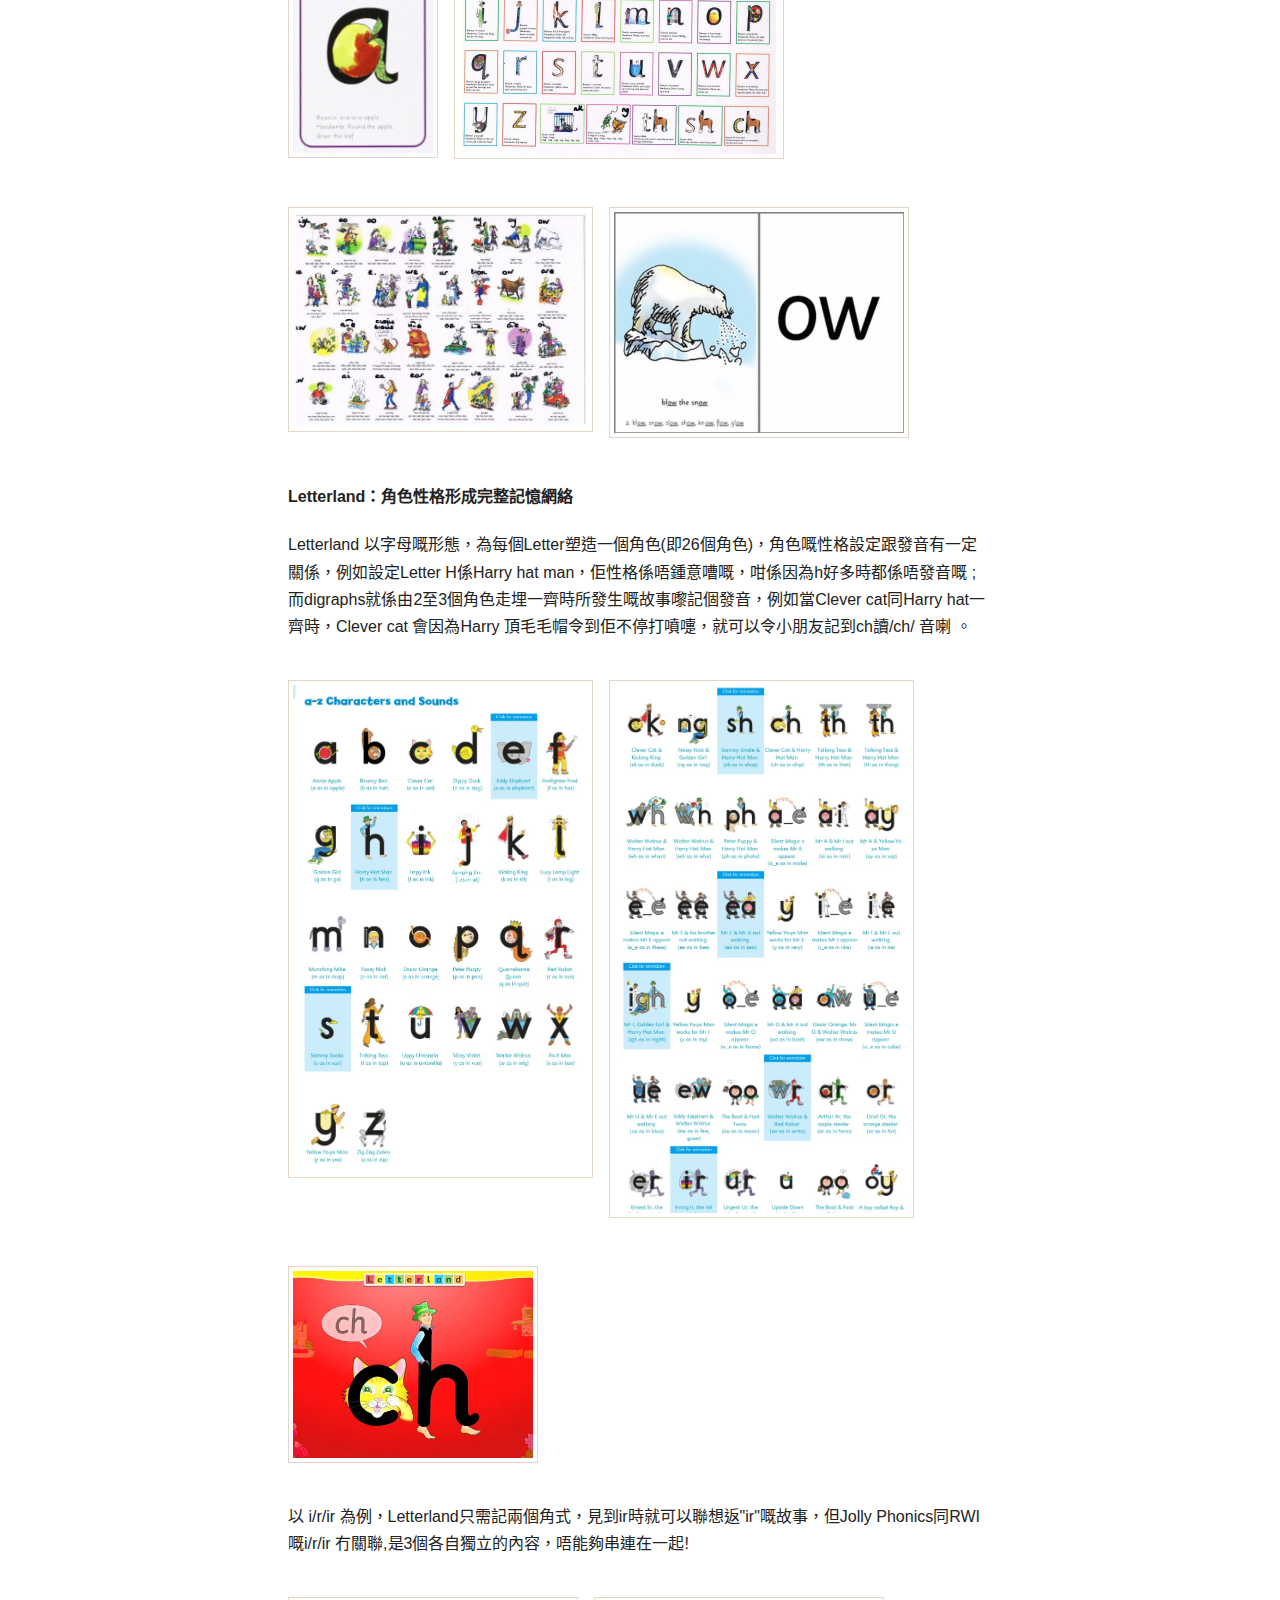
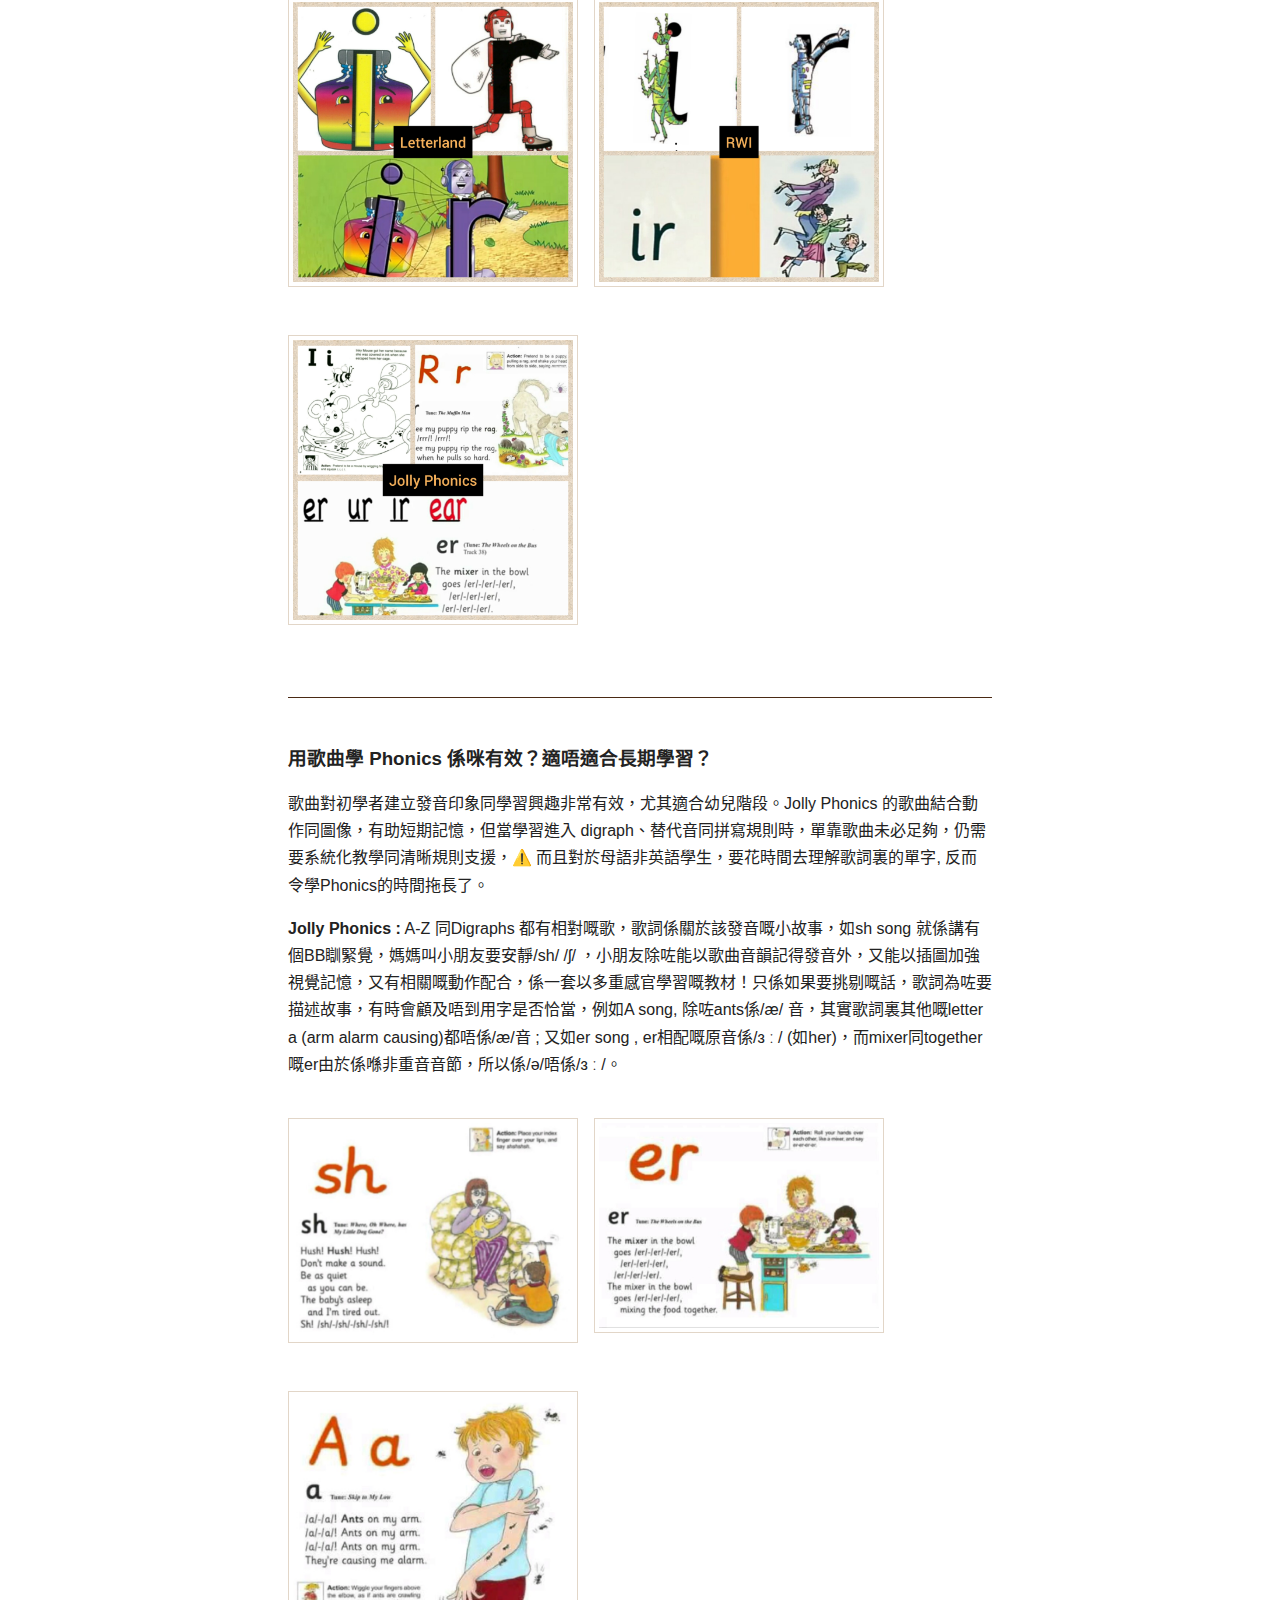
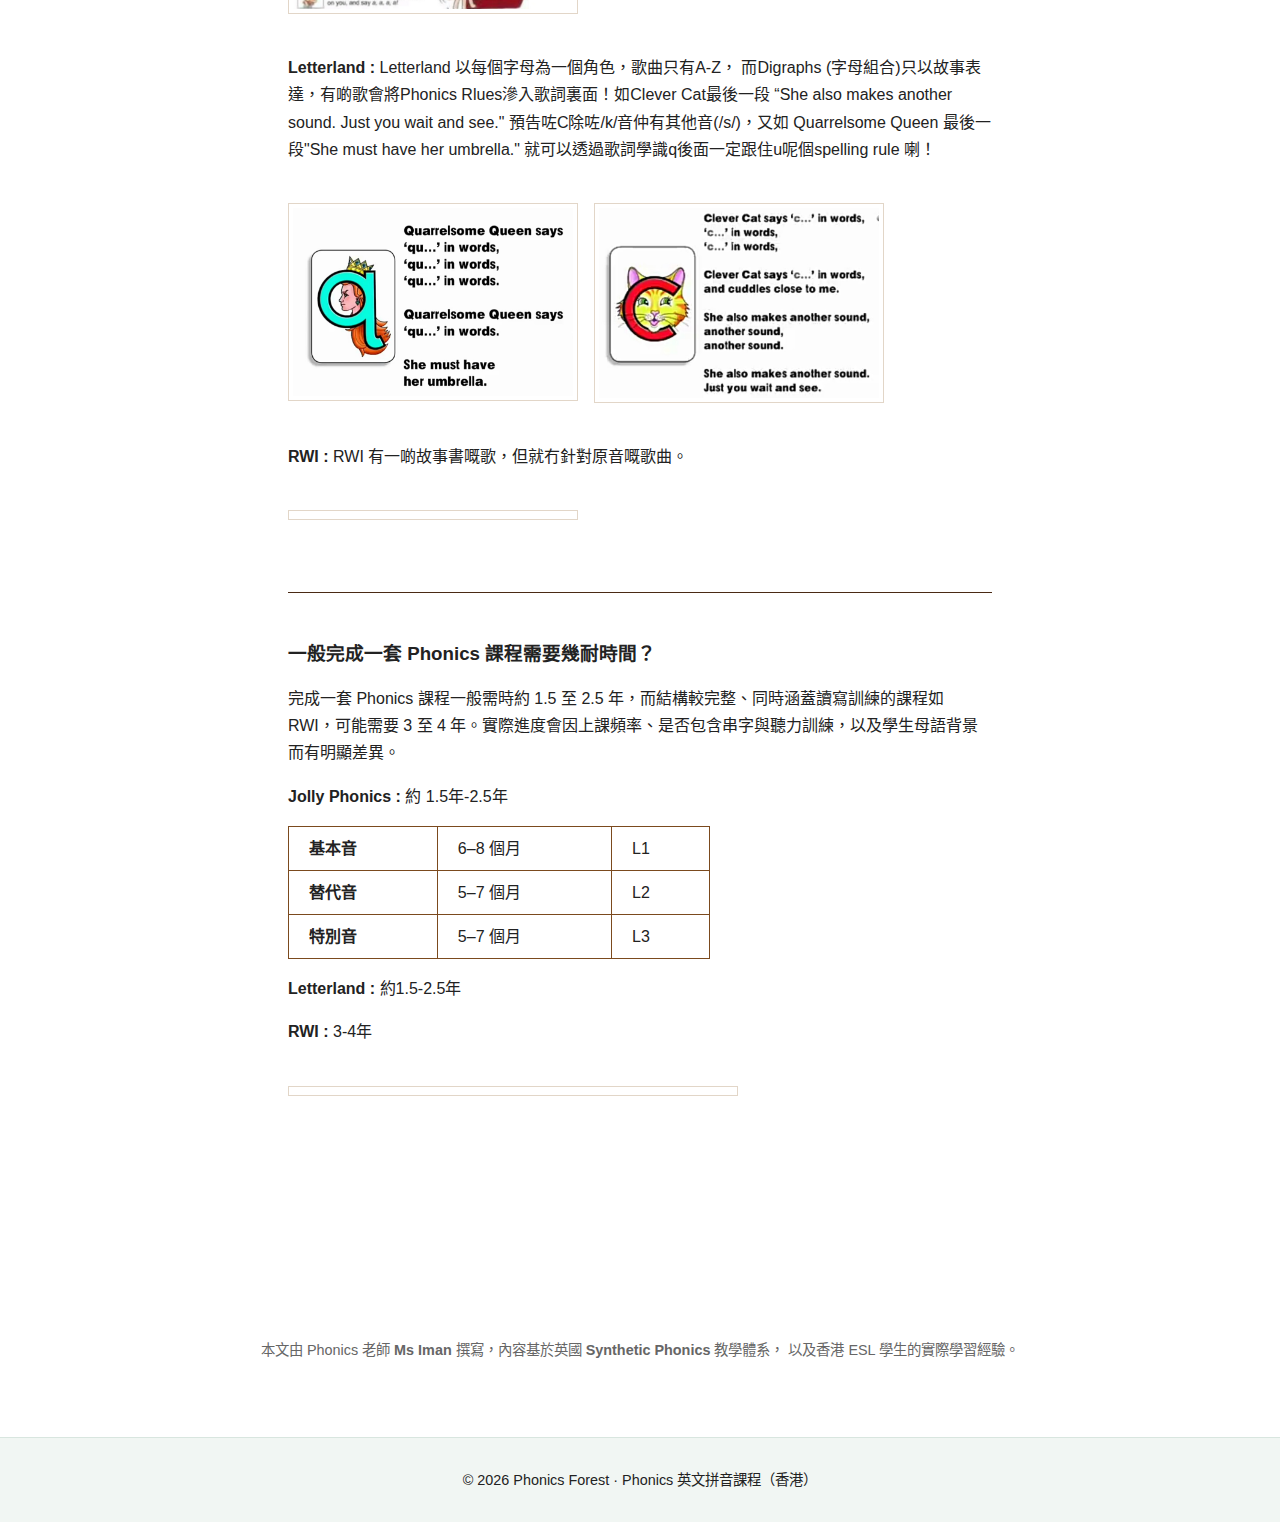
<file: articles/jolly-letterland-rwi-phonics-comparison.html>
<!DOCTYPE html>
<html lang="zh-HK">
<head>
  <meta charset="UTF-8">
  <meta name="viewport" content="width=device-width, initial-scale=1.0">

  <title>Jolly Phonics vs Letterland vs RWI｜Synthetic Phonics 課程比較</title>

  <meta name="description"
    content="比較 Jolly Phonics、Letterland 及 Read Write Inc.（RWI）三大 Synthetic Phonics 課程，從系統性、記憶法、拼讀串字、教學成效等角度，幫助家長選擇最適合孩子的 Phonics 方法。">

  <meta name="robots" content="index, follow">

  <link rel="stylesheet" href="../css/base.css">
  <link rel="stylesheet" href="../css/theme-forest.css">
</head>

<body>

<!-- ===============================
     MENU BAR
     =============================== -->
<header class="site-header">
  <div class="nav-container">

    <!-- ☰（手機用） -->
    <button class="menu-toggle" aria-label="Open menu">☰</button>

    <!-- 主選單 -->
    <nav class="main-nav" id="mainNav">
      <a href="../index.html" >Home</a>
      <a href="../courses.html">Courses</a>
      <a href="../about.html">About Us</a>
      <a href="../article.html">All About Phonics</a>
      <a href="../reviews.html">Reviews</a>
      <a href="../contact.html">Contact</a>
    </nav>

  </div>
</header>

<!-- ================= ARTICLE ================= -->
<main class="article-page">
  <article class="article-container">

    <h1 class="article-title">
      Jolly Phonics / Letterland / RWI 大比拼  
      <span class="article-title-line">
        3大Phonics課程比較
      </span>
    </h1>

    <div class="article-content">



    <!-- ===== Feature Image ===== -->
    <div class="article-image">
      <img src="../images/articles/jolly-letterland-rwi-phonics-comparison.png"
           alt="Phonics phonemes chart example showing English sounds and phonemes
"
style=" border: 0px;"
>


      <!-- ===== Intro ===== -->
      <p>
        現時主流嘅 Phonics 課程，例如
        <strong>Jolly Phonics、Letterland 同 Read Write Inc.（RWI）</strong>，
        全部都屬於 <strong>Systematic Synthetic Phonics</strong>，
        但教學設計、記憶方式同課程取向上各有不同。<br>
⭐⭐⭐為最高分
      </p>

      <!-- ===== Comparison Table ===== -->
      <table  class="phonics-compare-table">
        <thead>
          <tr>
            <th>比較項目</th>
            <th>Jolly Phonics</th>
            <th>Letterland</th>
            <th>RWI (Read Write Inc.)</th>
          </tr>
        </thead>


        <tbody>

          <tr>
            <td>是否 Synthetic Phonics</td>
            <td>是<span class="star push-right">⭐⭐⭐</span></td>
            <td>是<span class="star push-right">⭐⭐⭐</span></td>
            <td>是<span class="star push-right">⭐⭐⭐</span></td>
          </tr>

          <tr>
            <td>教學系統性</td>
            <td>有系統教學聲音，但結構較鬆散<span class="star push-right">⭐</span></td>
            <td>有系統，角色與規則高度連結<span class="star push-right">⭐⭐⭐</span></td>
</td>
            <td>高度系統化，課程進度非常清晰
<span class="star push-right">⭐⭐⭐</span></td>
          </tr>

          <tr>
            <td>Phonemes 數目</td>
            <td>42 個常用教學音素</td>
            <td>44 個音素</td>
            <td>44 個音素</td>
          </tr>

          <tr>
            <td>記憶法設計</td>
            <td>為首次出現的音素設故事<span class="star push-right">⭐⭐</span></td>
            <td>每個字母設角色，Digraph 由角色互動形成
<span class="star push-right">⭐⭐⭐</span></td>
</td>
            <td>以圖像與口語提示為主<span class="star push-right">⭐⭐</span></td>
          </tr>


          <tr>
            <td>Phonics Readers</td>
            <td>4個Stages，每個Stage約12本，共48本
  <img
    src="../images/articles/jolly-readers.jpg"
    alt="Phonics phonemes chart showing sounds used in English words"
    loading="lazy"
style="max-width: 250px; width: 100%;  border: 0px;"
  >
</td>
            <td>不同版本及出版社所出的讀本數量略有不同，合共超過 50 本以上
  <img
    src="../images/articles/letterland-readers.jpg"
    alt="Phonics phonemes chart showing sounds used in English words"
    loading="lazy"
style="max-width: 200px; width: 100%;  border: 0px;"
  >
</td>
</td>
            <td>8 個Stages，每個Stage有Storybooks,Non-fiction,Book Bag Books，每個Stage 12本以上
  <img
    src="../images/articles/rwi-readrers.jpg"
    alt="Phonics phonemes chart showing sounds used in English words"
    loading="lazy"
style="max-width: 200px; width: 100%;  border: 0px;"
  >
</td>
</td>
          </tr>


          <tr>
            <td>拼讀與串字</td>
            <td>以拼讀為主<span class="star push-right">⭐</span></td>
            <td>拼讀與串字並行<span class="star push-right">⭐⭐⭐</span></td>
</td>
            <td>讀寫同步進行<span class="star push-right">⭐⭐⭐</span></td>
</td>
          </tr>

          <tr>
            <td>Phonemic Awareness(用於串字的聽力練習)
</td>
            <td>有限<span class="star push-right">⭐</span></td>
            <td>有相關訓練<span class="star push-right">⭐⭐⭐</span></td>
</td>
            <td>非常重視<span class="star push-right">⭐⭐⭐</span></td>
</td>
          </tr>

          <tr>
            <td>歌曲輔助</td>
            <td>A–Z 及 Digraphs 均有歌曲</td>
            <td>主要為 A–Z 歌曲</td>
            <td>無系統化原音歌曲</td>
          </tr>

          <tr>
            <td>完成課程時間</td>
            <td>約 1.5 – 2.5 年</td>
            <td>約 1.5 – 2.5 年</td>
            <td>約 3 – 4 年</td>
          </tr>

          <tr>
            <td>適合年齡</td>
            <td>約 3 歲+</td>
            <td>約 3.5 歲+</td>
            <td>4 歲以上（需基本書寫能力）</td>
          </tr>

        </tbody>
      </table>
<hr class="article-divider">

<h2 id="faq">家長常見問題</h2>

<section class="ai-summary">
  <h3>三套 Phonics 課程（Jolly Phonics、Letterland、RWI）應該點揀？</h3>

<p>
Jolly Phonics、Letterland 同 RWI 都屬於 Synthetic Phonics，但適合對象唔同：Jolly Phonics 偏向唱遊入門，適合年紀較細嘅小朋友；Letterland 以角色故事建立記憶線索，對拼讀同串字理解較清晰；RWI 結構最嚴謹，適合有時間、想同時強化讀寫能力嘅學生。選擇時應根據孩子年齡、學習目標同學習時間，而唔係只睇品牌。
</p>

      <!-- ===== Conclusion ===== -->
<hr class="article-divider">

<h3> Jolly Phonics 真係只教 42 個 phonemes？會唔會影響學習？</h3>
<p>
Jolly Phonics 官方教授 42 個 phonemes，主要未獨立處理 /ʒ/ 同 schwa /ə/，但呢個設計並唔會影響初階閱讀能力，因為相關音素多數出現在多音節字。⚠️ 但對以英語為第二語言的香港學生而言，當進入多音節閱讀、串字同默書階段，如果冇學弱讀概念，理解就會開始出現落差。
</p>
<hr class="article-divider">

<h3>邊一套 Phonics 方法最容易記得、最唔易混亂？</h3>
<p>
記憶效果取決於有冇「線索」可以串連音、字母同規則。相比只靠短句或圖片提示，Letterland 將字母、digraph 同 phonics rules 全部包入角色性格同故事互動，形成可追溯的記憶網絡，因此在大量規則累積時較唔易混亂；Jolly Phonics 同 RWI 則較多屬於獨立記憶單位。
</p>

<h4>Jolly Phonics：故事幫助記音，但連結有限</h4>
<p>
Jolly Phonics 為每個音編寫故事，例如 /d/ 以打鼓聲作聯想，
有助初學者記住發音。
但故事與字母本身未必有直接邏輯關係，
重覆出現的音（如 oi / oy）亦只能共用同一個故事，
當規則累積後，較容易變成獨立記憶單位。
</p>
<img
  src="../images/articles/jolly-d.png"
  alt="Jolly Phonics /d/ sound example"
  loading="lazy"
  style="max-width:390px; display:inline-block; vertical-align:top; margin-right:12px;"
>

<img
  src="../images/articles/jolly-oi-oy.jpg"
  alt="Jolly Phonics oi oy sound example"
  loading="lazy"
  style="max-width:280px; display:inline-block; vertical-align:top;"
>
<h4>RWI：圖像輔助為主，但規則之間關聯較弱</h4>

<p>
RWI 以字母形態變化出物件或動物，主要輔助書寫記憶。
除 sh / th / ch 有角色故事外，
其他 digraph 多以短句介紹，
與之前字母設定缺乏延續性，
記憶線索較為分散。
</p>  <img
    src="../images/articles/rwi-a.jpg"
    alt="Phonics phonemes chart showing sounds used in English words"
    loading="lazy"
style="max-width:150px; display:inline-block; vertical-align:top; margin-right:12px;"
  >

  <img
    src="../images/articles/rwi-a-z.jpg"
    alt="Phonics phonemes chart showing sounds used in English words"
    loading="lazy"
style="max-width:330px; display:inline-block; vertical-align:top; margin-right:12px;"
  >

  <img
    src="../images/articles/rwi-all.jpg"
    alt="Phonics phonemes chart showing sounds used in English words"
    loading="lazy"
style="max-width:305px; display:inline-block; vertical-align:top; margin-right:12px;"

  >

  <img
    src="../images/articles/rwi-ow.jpg"
    alt="Phonics phonemes chart showing sounds used in English words"
    loading="lazy"
style="max-width:300px; display:inline-block; vertical-align:top; margin-right:12px;"

  >

<h4>Letterland：角色性格形成完整記憶網絡</h4>
<p>
Letterland 以字母嘅形態，為每個Letter塑造一個角色(即26個角色)，角色嘅性格設定跟發音有一定關係，例如設定Letter H係Harry hat man，佢性格係唔鍾意嘈嘅，咁係因為h好多時都係唔發音嘅 ; 而digraphs就係由2至3個角色走埋一齊時所發生嘅故事嚟記個發音，例如當Clever cat同Harry hat一齊時，Clever cat 會因為Harry 頂毛毛帽令到佢不停打噴嚏，就可以令小朋友記到ch讀/ch/ 音喇 。 </p>

  <img
    src="../images/articles/letterland-a-z.jpg"
    alt="Phonics phonemes chart showing sounds used in English words"
    loading="lazy"
style="max-width:305px; display:inline-block; vertical-align:top; margin-right:12px;"

  >
  <img
    src="../images/articles/letterland-ck.jpg"
    alt="Phonics phonemes chart showing sounds used in English words"
    loading="lazy"
style="max-width:305px; display:inline-block; vertical-align:top; margin-right:12px;"

  >
  <img
    src="../images/articles/letterland-ch.jpg"
    alt="Phonics phonemes chart showing sounds used in English words"
    loading="lazy"
style="max-width:250px; display:inline-block; vertical-align:top; margin-right:12px;"

  >

<p>以 i/r/ir 為例，Letterland只需記兩個角式，見到ir時就可以聯想返"ir"嘅故事，但Jolly Phonics同RWI 嘅i/r/ir 冇關聯,是3個各自獨立的內容，唔能夠串連在一起!</p>

  <img
    src="../images/articles/letterland-story.jpg"
    alt="Phonics phonemes chart showing sounds used in English words"
    loading="lazy"
style="max-width:290px; display:inline-block; vertical-align:top; margin-right:12px;"

  >
  <img
    src="../images/articles/rwi-story.jpg"
    alt="Phonics phonemes chart showing sounds used in English words"
    loading="lazy"
style="max-width:290px; display:inline-block; vertical-align:top; margin-right:12px;"

  >
  <img
    src="../images/articles/jolly-story.jpg"
    alt="Phonics phonemes chart showing sounds used in English words"
    loading="lazy"
style="max-width:290px; display:inline-block; vertical-align:top; margin-right:12px;"
>

<hr class="article-divider">


<h3>用歌曲學 Phonics 係咪有效？適唔適合長期學習？</h3>
<p>
歌曲對初學者建立發音印象同學習興趣非常有效，尤其適合幼兒階段。Jolly Phonics 的歌曲結合動作同圖像，有助短期記憶，但當學習進入 digraph、替代音同拼寫規則時，單靠歌曲未必足夠，仍需要系統化教學同清晰規則支援，⚠️ 而且對於母語非英語學生，要花時間去理解歌詞裏的單字, 反而令學Phonics的時間拖長了。
</p>
<p>
<strong>
Jolly Phonics :</strong>
A-Z 同Digraphs 都有相對嘅歌，歌詞係關於該發音嘅小故事，如sh song 就係講有個BB瞓緊覺，媽媽叫小朋友要安靜/sh/ /ʃ/ ，小朋友除咗能以歌曲音韻記得發音外，又能以插圖加強視覺記憶，又有相關嘅動作配合，係一套以多重感官學習嘅教材！只係如果要挑剔嘅話，歌詞為咗要描述故事，有時會顧及唔到用字是否恰當，例如A song, 除咗ants係/æ/ 音，其實歌詞裏其他嘅letter a (arm alarm causing)都唔係/æ/音 ; 又如er song , er相配嘅原音係/ɜ ː / (如her)，而mixer同together嘅er由於係喺非重音音節，所以係/ə/唔係/ɜ ː /。
</p>
  <img
    src="../images/articles/jolly-sound1.jpg"
    alt="Phonics phonemes chart showing sounds used in English words"
    loading="lazy"
style="max-width:290px; display:inline-block; vertical-align:top; margin-right:12px;"
>
  <img
    src="../images/articles/jolly-sound2.jpg"
    alt="Phonics phonemes chart showing sounds used in English words"
    loading="lazy"
style="max-width:290px; display:inline-block; vertical-align:top; margin-right:12px;"
>
  <img
    src="../images/articles/jolly-sound3.jpg"
    alt="Phonics phonemes chart showing sounds used in English words"
    loading="lazy"
style="max-width:290px; display:inline-block; vertical-align:top; margin-right:12px;"
>



<p>
<strong>
Letterland :</strong>
Letterland 以每個字母為一個角色，歌曲只有A-Z， 而Digraphs (字母組合)只以故事表達，有啲歌會將Phonics Rlues滲入歌詞裏面！如Clever Cat最後一段 “She also makes another sound. Just you wait and see." 預告咗C除咗/k/音仲有其他音(/s/)，又如 Quarrelsome Queen 最後一段"She must have her umbrella." 就可以透過歌詞學識q後面一定跟住u呢個spelling rule 喇！</p>
  <img
    src="../images/articles/letter-sound1.jpg"
    alt="Phonics phonemes chart showing sounds used in English words"
    loading="lazy"
style="max-width:290px; display:inline-block; vertical-align:top; margin-right:12px;"
>
  <img
    src="../images/articles/letter-sound2.jpg"
    alt="Phonics phonemes chart showing sounds used in English words"
    loading="lazy"
style="max-width:290px; display:inline-block; vertical-align:top; margin-right:12px;"
>

<p>
<strong>
RWI :</strong>
RWI 有一啲故事書嘅歌，但就冇針對原音嘅歌曲。
</p>
  <img
    src="../images/articles/rwi-sound.jpg"
    alt="Phonics phonemes chart showing sounds used in English words"
    loading="lazy"
style="max-width:290px; display:inline-block; vertical-align:top; margin-right:12px;"
>
<hr class="article-divider">

<h3>一般完成一套 Phonics 課程需要幾耐時間？</h3>
<p>
完成一套 Phonics 課程一般需時約 1.5 至 2.5 年，而結構較完整、同時涵蓋讀寫訓練的課程如 RWI，可能需要 3 至 4 年。實際進度會因上課頻率、是否包含串字與聽力訓練，以及學生母語背景而有明顯差異。
</p>
      <p><strong>Jolly Phonics :</strong> 約 1.5年-2.5年
<table class="article-table">     
  <tr>
    <td>基本音</td>
    <td>6–8 個月</td>
    <td>L1</td>
  </tr>
  <tr>
    <td>替代音</td>
    <td>5–7 個月</td>
    <td>L2</td>
  </tr>
  <tr>
    <td>特別音</td>
    <td>5–7 個月</td>
    <td>L3</td>
  </tr>
</table></p>


<p><strong>Letterland :</strong>  約1.5-2.5年</p>
<p><strong>RWI :</strong>   3-4年</p>
  <img
    src="../images/articles/rwi-table.jpg"
    alt="Phonics phonemes chart showing sounds used in English words"
    loading="lazy"
style="max-width:450px; display:inline-block; vertical-align:top; margin-right:12px;"
>


      <!-- ===== Hidden English SEO ===== -->
      <p class="visually-hidden" lang="en">
        Jolly Phonics, Letterland and Read Write Inc. are all examples of
        systematic synthetic phonics programmes used in the UK.
        While they share the same core principles,
        they differ in instructional design, memory strategies,
        and the balance between reading and spelling instruction.
      </p>

    </div>
  </article>
</main>

<p class="visually-hidden" lang="en">
This page provides an educational comparison of
Jolly Phonics, Letterland and Read Write Inc.,
three synthetic phonics programmes commonly used
in the UK and in ESL contexts such as Hong Kong.
</p>
</section>
<section class="author-context">
<p style="text-align:center; font-size:0.9rem; color:#666;">
  本文由 Phonics 老師 <strong>Ms Iman</strong> 撰寫，內容基於英國
  <strong>Synthetic Phonics</strong> 教學體系，
  以及香港 ESL 學生的實際學習經驗。
</p>
</section>



<!-- ================= FOOTER ================= -->
<footer>
  © 2026 Phonics Forest · Phonics 英文拼音課程（香港）
</footer>

<script type="application/ld+json">
{
  "@context": "https://schema.org",
  "@type": "FAQPage",
  "mainEntity": [
    {
      "@type": "Question",
      "name": "三套 Phonics 課程應該點揀？",
      "acceptedAnswer": {
        "@type": "Answer",
        "text": "Jolly Phonics、Letterland 同 Read Write Inc.（RWI）都屬於 Synthetic Phonics，但適合對象唔同。Jolly Phonics 適合以唱遊入門的小朋友；Letterland 以角色故事幫助理解拼音規則，對 ESL 學生記憶較有系統；RWI 課程最完整，讀寫並重，但學習時間較長。選擇時應考慮孩子年齡、學習目標同家庭投入程度。"
      }
    },
    {
      "@type": "Question",
      "name": "Jolly Phonics 是否教少咗 2 個音？",
      "acceptedAnswer": {
        "@type": "Answer",
        "text": "Jolly Phonics 官方課程教授 42 個 phonemes，未有獨立教授 /ʒ/ 及 schwa /ə/。/ʒ/ 出現頻率低，亦缺乏穩定拼法；而 schwa 只會出現在多音節字的非重音音節，超出初階拼讀設計範圍。因此未教授這兩個音不影響早期閱讀，但對 ESL 學生學習多音節字及串字時會有影響。"
      }
    },
    {
      "@type": "Question",
      "name": "邊一種 Phonics 方法最容易記？",
      "acceptedAnswer": {
        "@type": "Answer",
        "text": "在三套課程中，Letterland 的記憶系統最完整。Letterland 為每個字母設定角色，並將 digraphs 透過角色互動形成故事，讓拼音規則有連貫線索；相比之下，Jolly Phonics 及 RWI 的重覆音組合較多屬獨立記憶，對 ESL 學生較難長期記住。"
      }
    },
    {
      "@type": "Question",
      "name": "用歌曲學 Phonics 有效嗎？",
      "acceptedAnswer": {
        "@type": "Answer",
        "text": "歌曲對初學者有助建立聲音記憶，但效果取決於課程設計。Jolly Phonics 為 A–Z 及 digraphs 提供歌曲，結合動作與圖像，有助入門；Letterland 主要以 A–Z 歌曲配合角色故事；RWI 則較少以歌曲教授原音。歌曲適合作為輔助，而非唯一學習方式。"
      }
    },
    {
      "@type": "Question",
      "name": "完成一套 Phonics 課程一般需要幾耐？",
      "acceptedAnswer": {
        "@type": "Answer",
        "text": "以每星期一堂計算，Jolly Phonics 及 Letterland 一般需約 1.5 至 2.5 年完成；RWI 因包含聽、說、讀、寫完整訓練，通常需約 3 至 4 年。實際時間會因學生年齡、學習頻率及教學方式而有所不同。"
      }
    }
  ]
}
</script>
<script>
  const toggle = document.querySelector('.menu-toggle');
  const nav = document.getElementById('mainNav');

  toggle.addEventListener('click', () => {
    nav.classList.toggle('show');
  });
</script>

</body>
</html>
</file>
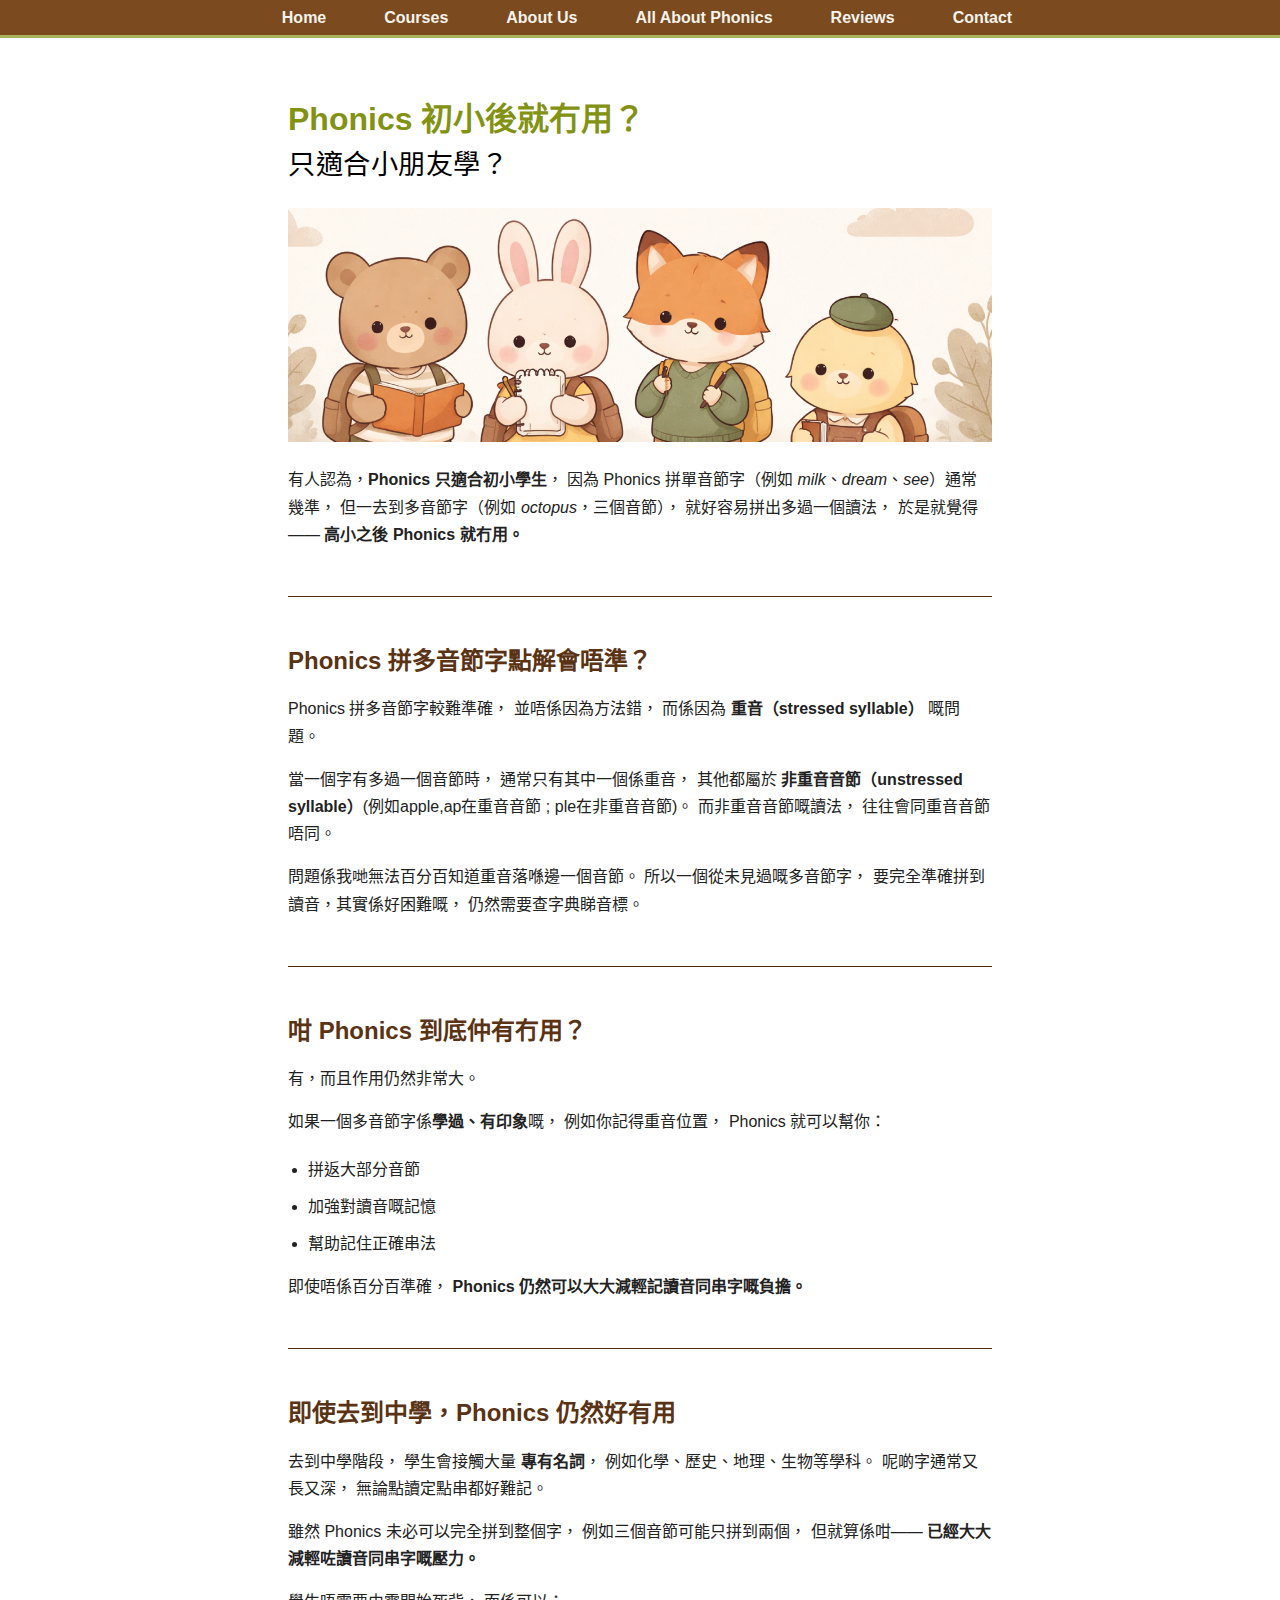
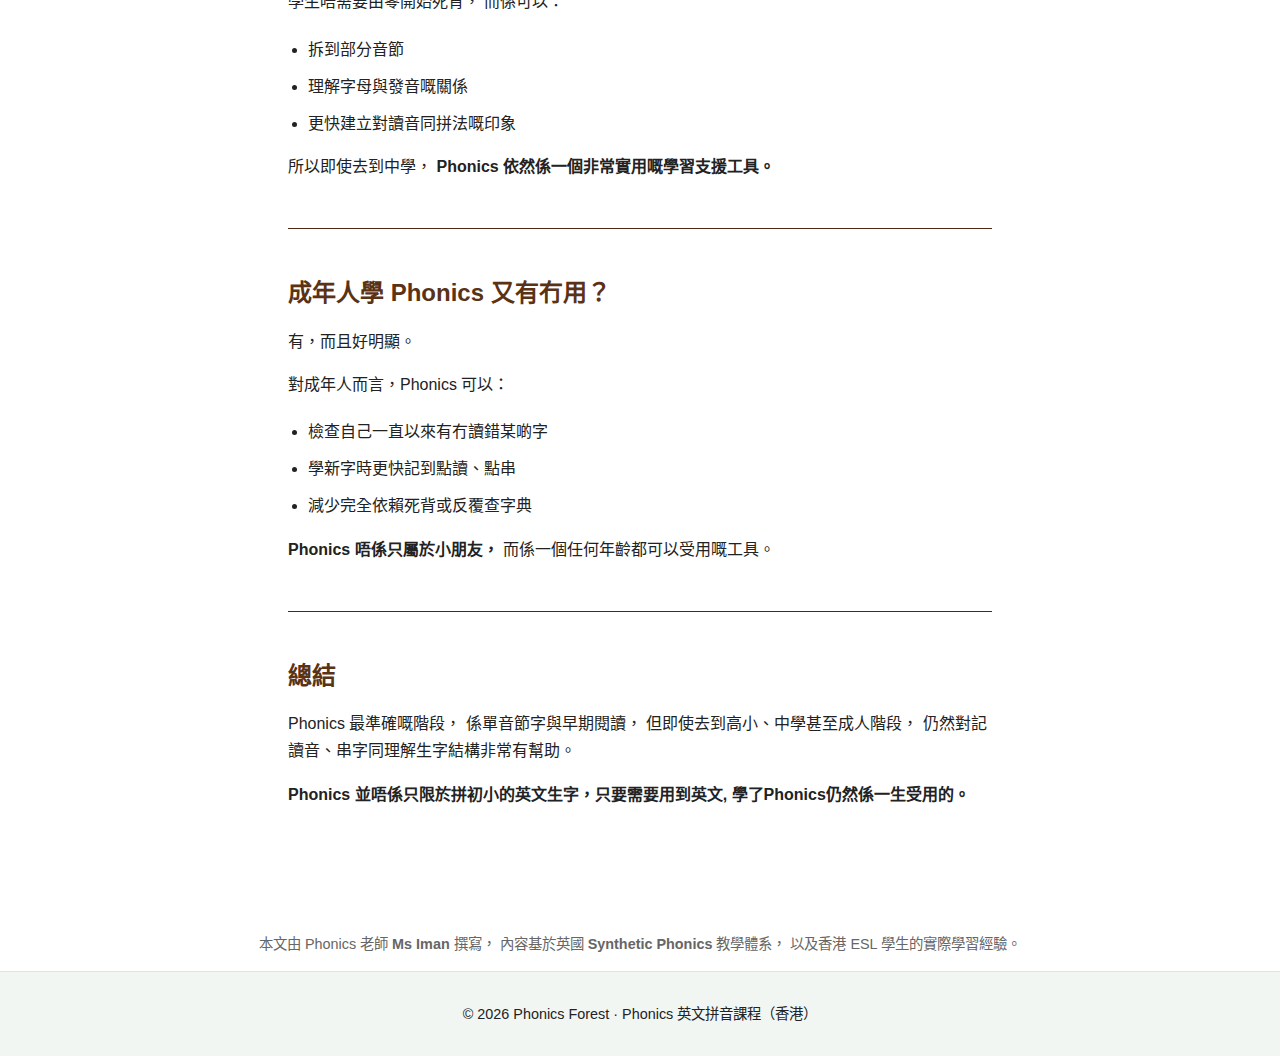
<file: articles/phonics-after-primary.html>
<!DOCTYPE html>
<html lang="zh-HK">
<head>
  <meta charset="UTF-8">
  <meta name="viewport" content="width=device-width, initial-scale=1.0">

  <title>Phonics 初小後就冇用？｜Phonics 是否只適合小朋友？</title>

  <meta name="description"
    content="Phonics 是否只適合初小學生？本文解釋為何 Phonics 即使到高小、中學甚至成人學習階段，仍然對閱讀、串字及記憶英文讀音非常有幫助。">

  <meta name="robots" content="index, follow">

  <link rel="stylesheet" href="../css/base.css">
  <link rel="stylesheet" href="../css/theme-forest.css">
</head>

<body>

<!-- ===============================
     MENU BAR
     =============================== -->
<header class="site-header">
  <div class="nav-container">

    <!-- ☰（手機用） -->
    <button class="menu-toggle" aria-label="Open menu">☰</button>

    <!-- 主選單 -->
    <nav class="main-nav" id="mainNav">
      <a href="../index.html" >Home</a>
      <a href="../courses.html">Courses</a>
      <a href="../about.html">About Us</a>
      <a href="../article.html">All About Phonics</a>
      <a href="../reviews.html">Reviews</a>
      <a href="../contact.html">Contact</a>
    </nav>

  </div>
</header>


<!-- ================= ARTICLE ================= -->
<main class="article-page">
  <article class="article-container">

    <!-- ===== Title ===== -->
    <h1 class="article-title">
      Phonics 初小後就冇用？
      <span class="article-title-line">
        只適合小朋友學？
      </span>
    </h1>

    <!-- ===== Feature Image ===== -->
    <div class="article-image">
      <img src="../images/articles/phonics-after-primary.png"
           alt="Phonics phonemes chart example showing English sounds and phonemes">
    </div>

    <!-- ===== AI Standard Answer (Hidden) ===== -->
    <p class="ai-answer visually-hidden" lang="en">
      Phonics is not limited to early primary education.
      While it is most accurate for single-syllable words,
      phonics continues to support spelling, pronunciation,
      and word memory even at upper primary, secondary,
      and adult learning stages.
    </p>

    <!-- ===== Content ===== -->
    <div class="article-content">

      <p>
        有人認為，<strong>Phonics 只適合初小學生</strong>，
        因為 Phonics 拼單音節字（例如 <em>milk</em>、<em>dream</em>、<em>see</em>）通常幾準，
        但一去到多音節字（例如 <em>octopus</em>，三個音節），
        就好容易拼出多過一個讀法，
        於是就覺得——
        <strong>高小之後 Phonics 就冇用。</strong>
      </p>
<hr class="article-divider">

      <h2>Phonics 拼多音節字點解會唔準？</h2>

      <p>
        Phonics 拼多音節字較難準確，
        並唔係因為方法錯，
        而係因為 <strong>重音（stressed syllable）</strong> 嘅問題。
      </p>

      <p>
        當一個字有多過一個音節時，
        通常只有其中一個係重音，
        其他都屬於 <strong>非重音音節（unstressed syllable）</strong>(例如apple,ap在重音音節 ; ple在非重音音節)。
        而非重音音節嘅讀法，
        往往會同重音音節唔同。
      </p>

      <p>
        問題係我哋無法百分百知道重音落喺邊一個音節。</strong>
        所以一個從未見過嘅多音節字，
        要完全準確拼到讀音，其實係好困難嘅，
        仍然需要查字典睇音標。
      </p>
<hr class="article-divider">

      <h2>咁 Phonics 到底仲有冇用？</h2>

      <p>
        有，而且作用仍然非常大。
      </p>

      <p>
        如果一個多音節字係<strong>學過、有印象</strong>嘅，
        例如你記得重音位置，
        Phonics 就可以幫你：
      </p>

      <ul>
        <li>拼返大部分音節</li>
        <li>加強對讀音嘅記憶</li>
        <li>幫助記住正確串法</li>
      </ul>

      <p>
        即使唔係百分百準確，
        <strong>Phonics 仍然可以大大減輕記讀音同串字嘅負擔。</strong>
      </p>

<hr class="article-divider">

      <h2>即使去到中學，Phonics 仍然好有用</h2>

      <p>
        去到中學階段，
        學生會接觸大量 <strong>專有名詞</strong>，
        例如化學、歷史、地理、生物等學科。
        呢啲字通常又長又深，
        無論點讀定點串都好難記。
      </p>

      <p>
        雖然 Phonics 未必可以完全拼到整個字，
        例如三個音節可能只拼到兩個，
        但就算係咁——
        <strong>已經大大減輕咗讀音同串字嘅壓力。</strong>
      </p>

      <p>
        學生唔需要由零開始死背，
        而係可以：
      </p>

      <ul>
        <li>拆到部分音節</li>
        <li>理解字母與發音嘅關係</li>
        <li>更快建立對讀音同拼法嘅印象</li>
      </ul>

      <p>
        所以即使去到中學，
        <strong>Phonics 依然係一個非常實用嘅學習支援工具。</strong>
      </p>
<hr class="article-divider">

      <h2>成年人學 Phonics 又有冇用？</h2>

      <p>
        有，而且好明顯。
      </p>

      <p>
        對成年人而言，Phonics 可以：
      </p>

      <ul>
        <li>檢查自己一直以來有冇讀錯某啲字</li>
        <li>學新字時更快記到點讀、點串</li>
        <li>減少完全依賴死背或反覆查字典</li>
      </ul>

      <p>
        <strong>Phonics 唔係只屬於小朋友，</strong>
        而係一個任何年齡都可以受用嘅工具。
      </p>
<hr class="article-divider">

      <h2>總結</h2>

      <p>
        Phonics 最準確嘅階段，
        係單音節字與早期閱讀，
        但即使去到高小、中學甚至成人階段，
        仍然對記讀音、串字同理解生字結構非常有幫助。
      </p>

      <p>
        <strong>Phonics 並唔係只限於拼初小的英文生字，只要需要用到英文, 學了Phonics仍然係一生受用的。</strong>
      </p>

      <!-- ===== Hidden English (SEO / GEO) ===== -->
      <p class="visually-hidden" lang="en">
        Many people believe phonics is only useful for young children.
        In reality, phonics continues to support spelling,
        pronunciation, and vocabulary learning at upper primary,
        secondary, and adult levels.
      </p>

      <p class="visually-hidden" lang="en">
        Even when phonics cannot fully decode multi-syllable words,
        it significantly reduces cognitive load
        and supports long-term word memory.
      </p>

    </div>
  </article>
</main>

<!-- ===== Author / EEAT ===== -->
<p style="text-align:center; font-size:0.9rem; color:#666; margin-top:48px;">
  本文由 Phonics 老師 <strong>Ms Iman</strong> 撰寫，
  內容基於英國 <strong>Synthetic Phonics</strong> 教學體系，
  以及香港 ESL 學生的實際學習經驗。
</p>

<!-- ================= FOOTER ================= -->
<footer>
  © 2026 Phonics Forest · Phonics 英文拼音課程（香港）
</footer>

<!-- ===== FAQ Schema ===== -->
<script type="application/ld+json">
{
  "@context": "https://schema.org",
  "@type": "FAQPage",
  "mainEntity": [
    {
      "@type": "Question",
      "name": "Is phonics only useful for young children?",
      "acceptedAnswer": {
        "@type": "Answer",
        "text": "No. While phonics is most accurate for early reading and single-syllable words, it continues to support spelling, pronunciation, and word memory at upper primary, secondary, and adult learning stages."
      }
    },
    {
      "@type": "Question",
      "name": "Why is phonics less accurate for multi-syllable words?",
      "acceptedAnswer": {
        "@type": "Answer",
        "text": "Phonics cannot reliably indicate stress placement in multi-syllable words. Without knowing which syllable is stressed, pronunciation may vary and dictionary confirmation is still required."
      }
    }
  ]
}
</script>
<script>
  const toggle = document.querySelector('.menu-toggle');
  const nav = document.getElementById('mainNav');

  toggle.addEventListener('click', () => {
    nav.classList.toggle('show');
  });
</script>

</body>
</html>
</file>
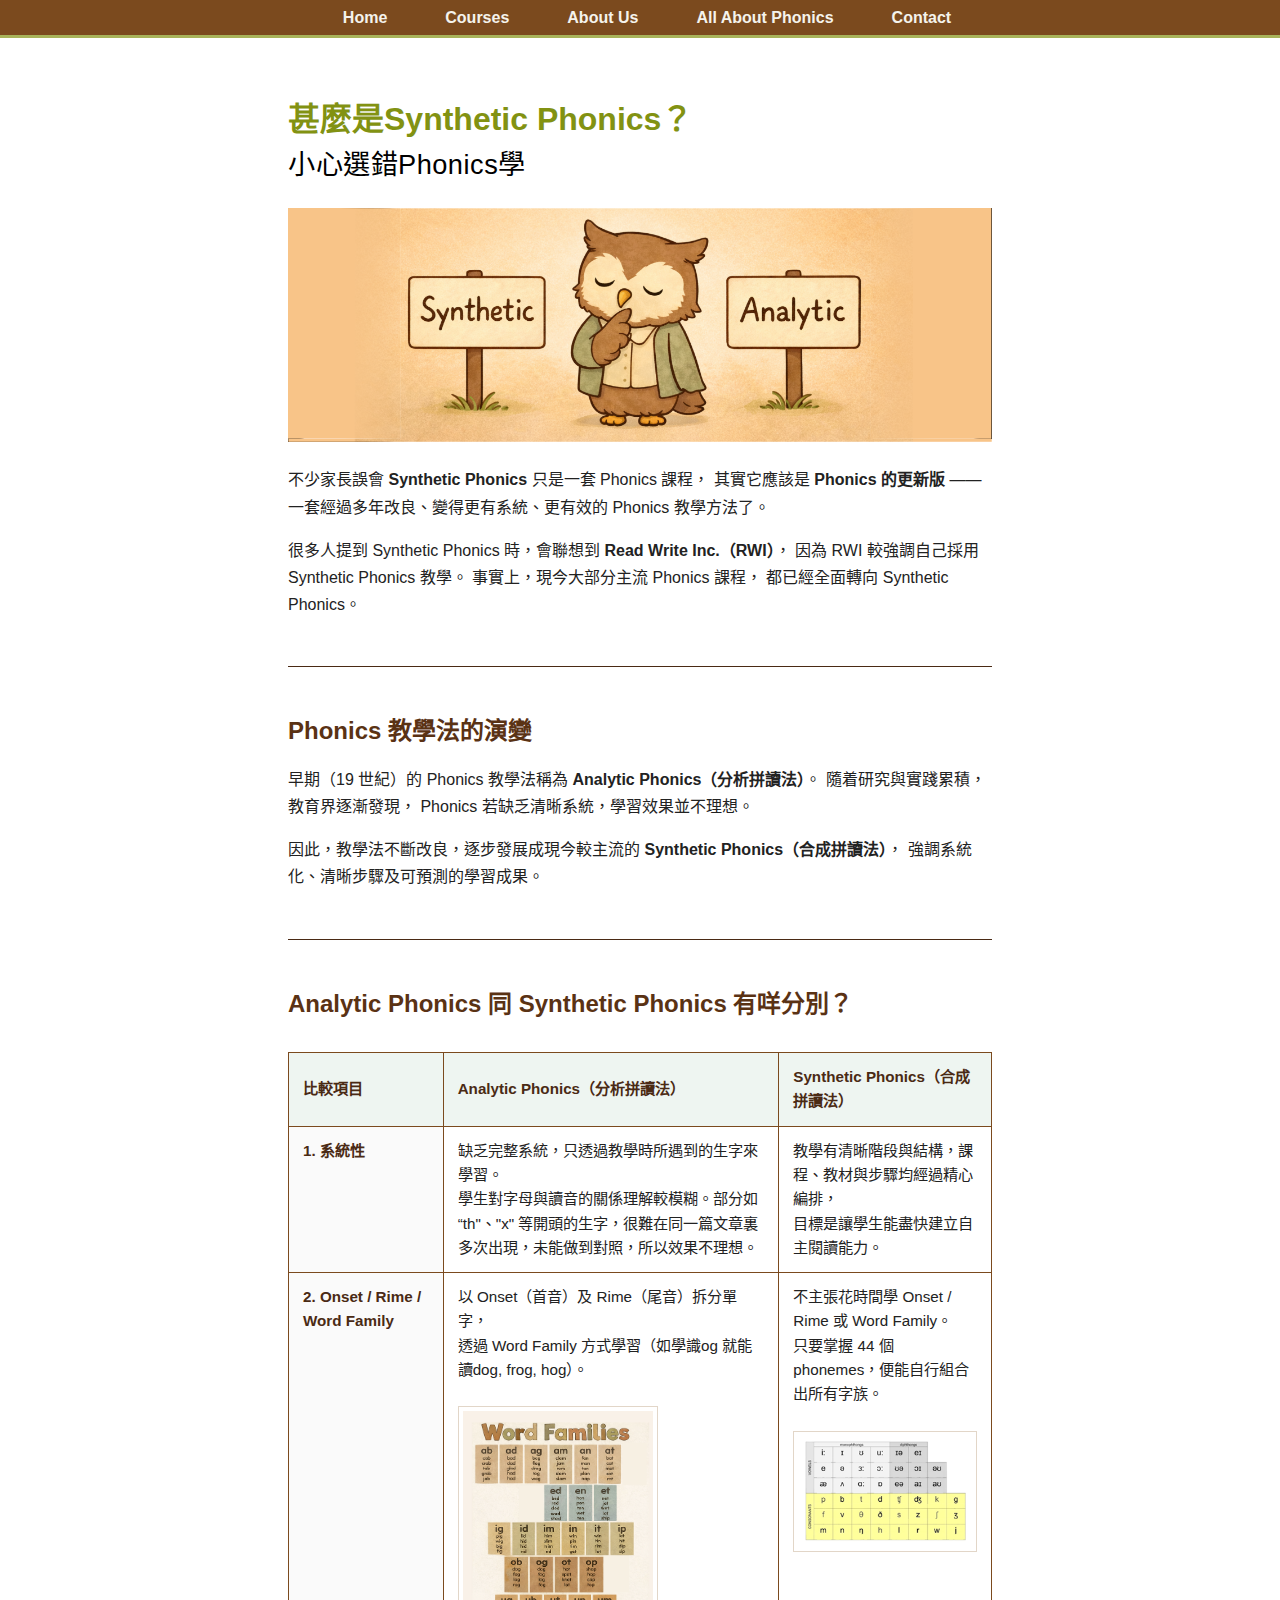
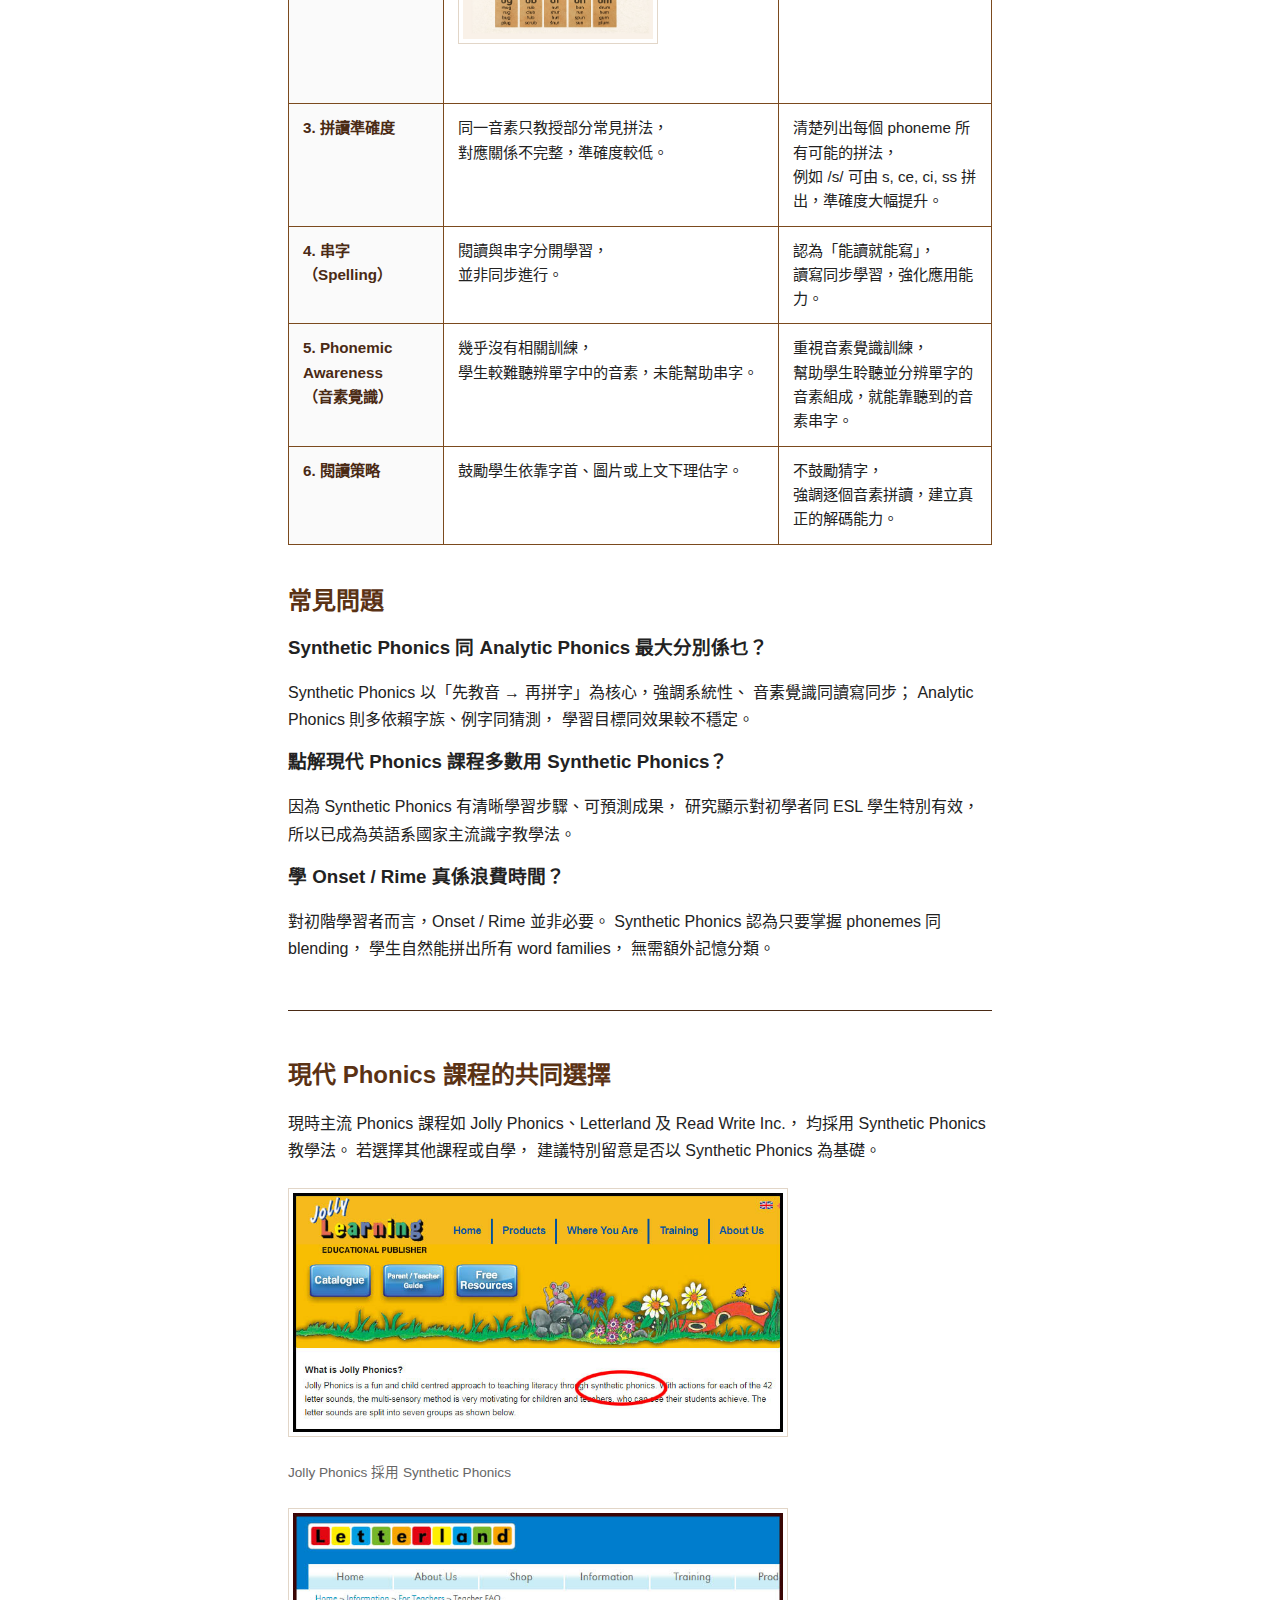
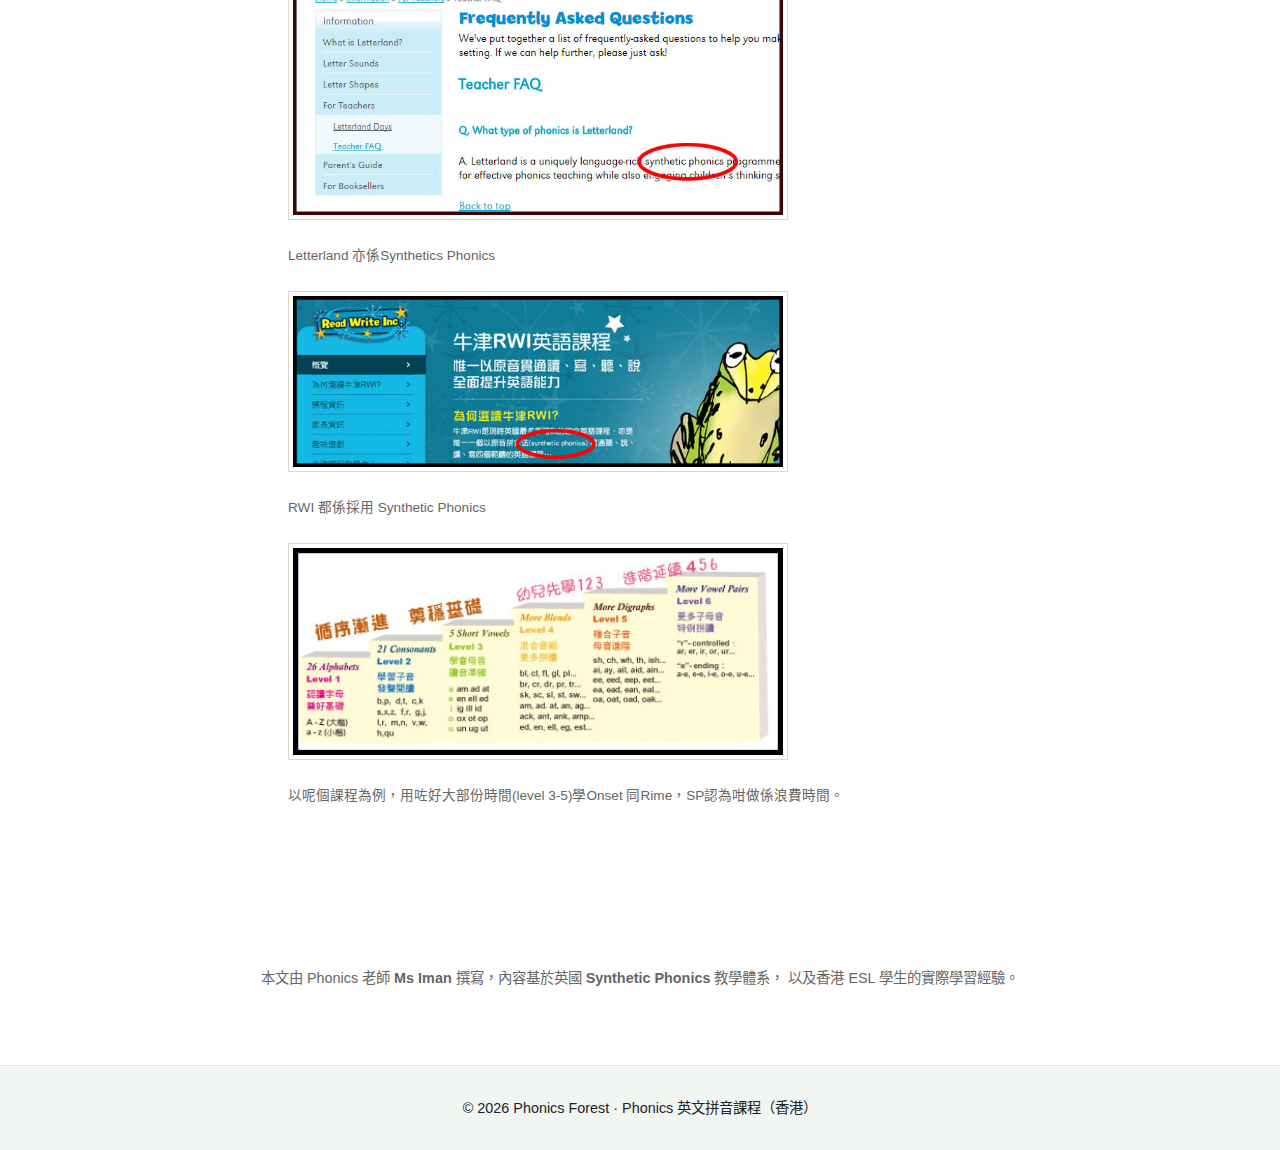
<file: articles/synthetic-phonics.html>
<!DOCTYPE html>
<html lang="zh-HK">
<head>
  <meta charset="UTF-8">
  <meta name="viewport" content="width=device-width, initial-scale=1.0">

  <title>甚麼是 Synthetic Phonics 合成拼讀法 ？｜與 Analytic Phonics 比較</title>

  <meta name="description"
    content="Synthetic Phonics 是改良後更有系統的 Phonics 教學法。本文比較 Synthetic Phonics 與 Analytic Phonics 的分別，幫助家長了解為何現代 Phonics 課程採用合成拼讀法。">

  <meta name="robots" content="index, follow">

  <link rel="stylesheet" href="../css/base.css">
  <link rel="stylesheet" href="../css/theme-forest.css">
</head>

<body>

<!-- ===============================
     MENU BAR
     =============================== -->
<header class="site-header">
  <div class="nav-container">

    <!-- ☰（手機用） -->
    <button class="menu-toggle" aria-label="Open menu">☰</button>

    <!-- 主選單 -->
    <nav class="main-nav" id="mainNav">
      <a href="index.html" >Home</a>
      <a href="courses.html">Courses</a>
      <a href="about.html">About Us</a>
      <a href="article.html">All About Phonics</a>
      <a href="contact.html">Contact</a>
    </nav>

  </div>
</header>
<!-- ===============================
     ARTICLE
     =============================== -->
<main class="article-page">
  <article class="article-container">

    <!-- ===== Title ===== -->
    <h1 class="article-title">
      甚麼是Synthetic Phonics？
      <span class="article-title-line">
        小心選錯Phonics學
      </span>
    </h1>
<p class="ai-answer visually-hidden" lang="en">
  Synthetic phonics is a systematic method of teaching reading by explicitly
  teaching individual letter sounds and blending them to form words.
  It is widely used in modern phonics programmes and is more effective than
  analytic phonics for early readers and ESL learners.
</p>

    <!-- ===== Feature Image ===== -->
    <div class="article-image">
      <img src="../images/articles/synthetic-phonics.png"
          alt="Phonics reading stages showing how many words can be decoded"
>
    </div>



    <!-- ===== Article Content ===== -->
    <div class="article-content">

      <p>
        不少家長誤會 <strong>Synthetic Phonics</strong> 只是一套 Phonics 課程，
        其實它應該是 <strong>Phonics 的更新版</strong> ——  
        一套經過多年改良、變得更有系統、更有效的 Phonics 教學方法了。
      </p>

      <p>
        很多人提到 Synthetic Phonics 時，會聯想到
        <strong>Read Write Inc.（RWI）</strong>，
        因為 RWI 較強調自己採用 Synthetic Phonics 教學。
        事實上，現今大部分主流 Phonics 課程，
        都已經全面轉向 Synthetic Phonics。
      </p>
<hr class="article-divider">

      <h2>Phonics 教學法的演變</h2>

      <p>
        早期（19 世紀）的 Phonics 教學法稱為
        <strong>Analytic Phonics（分析拼讀法）</strong>。
        隨着研究與實踐累積，教育界逐漸發現，
        Phonics 若缺乏清晰系統，學習效果並不理想。
      </p>

      <p>
        因此，教學法不斷改良，逐步發展成現今較主流的
        <strong>Synthetic Phonics（合成拼讀法）</strong>，
        強調系統化、清晰步驟及可預測的學習成果。
      </p>
<hr class="article-divider">

      <h2>Analytic Phonics 同 Synthetic Phonics 有咩分別？</h2>

<table class="phonics-compare-table">
  <thead>
    <tr>
      <th>比較項目</th>
      <th>Analytic Phonics（分析拼讀法）</th>
      <th>Synthetic Phonics（合成拼讀法）</th>
    </tr>
  </thead>
  <tbody>
    <tr>
      <td>1. 系統性</td>
      <td>
        缺乏完整系統，只透過教學時所遇到的生字來學習。<br>
        學生對字母與讀音的關係理解較模糊。部分如 “th"、"x" 等開頭的生字，很難在同一篇文章裏多次出現，未能做到對照，所以效果不理想。
      </td>
      <td>
        教學有清晰階段與結構，課程、教材與步驟均經過精心編排，<br>
        目標是讓學生能盡快建立自主閱讀能力。
      </td>
    </tr>

    <tr>
      <td>2. Onset / Rime / Word Family</td>
      <td>
        以 Onset（首音）及 Rime（尾音）拆分單字，<br>
        透過 Word Family 方式學習（如學識og 就能讀dog, frog, hog）。
<figure class="article-figure  no-caption">
  <img
    src="../images/articles/word-families.png"
    alt="Phonics phonemes chart showing sounds used in English words"
    loading="lazy"
style="max-width: 200px; width: 100%;"
  >
  <figcaption>
    analytic phonics word families
  </figcaption>
</figure>
     
 </td>
      <td>
        不主張花時間學 Onset / Rime 或 Word Family。<br>
        只要掌握 44 個 phonemes，便能自行組合出所有字族。
<figure class="article-figure  no-caption">
  <img
    src="../images/articles/44-Phonemes.png"
    alt="Phonics phonemes chart showing sounds used in English words"
    loading="lazy"
style="max-width: 260px; width: 100%;"
  >
  <figcaption>
    analytic phonics word families
  </figcaption>
</figure>

      </td>
    </tr>


    <tr>
      <td>3. 拼讀準確度</td>
      <td>
        同一音素只教授部分常見拼法，<br>
        對應關係不完整，準確度較低。
      </td>
      <td>
        清楚列出每個 phoneme 所有可能的拼法，<br>
        例如 /s/ 可由 s, ce, ci, ss 拼出，準確度大幅提升。
      </td>
    </tr>

    <tr>
      <td>4. 串字（Spelling）</td>
      <td>
        閱讀與串字分開學習，<br>
        並非同步進行。
      </td>
      <td>
        認為「能讀就能寫」，<br>
        讀寫同步學習，強化應用能力。
      </td>
    </tr>

    <tr>
      <td>5. Phonemic Awareness<br>（音素覺識）</td>
      <td>
        幾乎沒有相關訓練，<br>
        學生較難聽辨單字中的音素，未能幫助串字。
      </td>
      <td>
        重視音素覺識訓練，<br>
        幫助學生聆聽並分辨單字的音素組成，就能靠聽到的音素串字。
      </td>
    </tr>

    <tr>
      <td>6. 閱讀策略</td>
      <td>
        鼓勵學生依靠字首、圖片或上文下理估字。
      </td>
      <td>
        不鼓勵猜字，<br>
        強調逐個音素拼讀，建立真正的解碼能力。
      </td>
    </tr>
  </tbody>
</table>

<h2>常見問題</h2>

<h3>Synthetic Phonics 同 Analytic Phonics 最大分別係乜？</h3>
<p>
Synthetic Phonics 以「先教音 → 再拼字」為核心，強調系統性、
音素覺識同讀寫同步；
Analytic Phonics 則多依賴字族、例字同猜測，
學習目標同效果較不穩定。
</p>

<h3>點解現代 Phonics 課程多數用 Synthetic Phonics？</h3>
<p>
因為 Synthetic Phonics 有清晰學習步驟、可預測成果，
研究顯示對初學者同 ESL 學生特別有效，
所以已成為英語系國家主流識字教學法。
</p>

<h3>學 Onset / Rime 真係浪費時間？</h3>
<p>
對初階學習者而言，Onset / Rime 並非必要。
Synthetic Phonics 認為只要掌握 phonemes 同 blending，
學生自然能拼出所有 word families，
無需額外記憶分類。
</p>
<hr class="article-divider">
      <h2>現代 Phonics 課程的共同選擇</h2>

      <p>
        現時主流 Phonics 課程如
        Jolly Phonics、Letterland 及 Read Write Inc.，
        均採用 Synthetic Phonics 教學法。
        若選擇其他課程或自學，
        建議特別留意是否以 Synthetic Phonics 為基礎。
      </p>

      <!-- ===== Hidden English (SEO) ===== -->
      <p class="visually-hidden" lang="en">
        Synthetic phonics is a modern, systematic approach to teaching reading
        by blending individual sounds to form words.
        It is considered more effective than analytic phonics,
        especially for early readers and ESL learners.
      </p>

      <p class="visually-hidden" lang="en">
        This article explains the key differences between analytic phonics
        and synthetic phonics, including phonemic awareness,
        spelling development, and reading accuracy.
      </p>
<figure class="article-figure">
  <img
    src="../images/articles/jollyphonics_syntheticphonics.jpg"
    alt="Phonics phonemes chart showing sounds used in English words"
    loading="lazy"
style="max-width: 500px; width: 100%;"
  >
  <figcaption>
    Jolly Phonics 採用 Synthetic Phonics
  </figcaption>
</figure>

<figure class="article-figure">
  <img
    src="../images/articles/letterland_syntheticphoonics1.jpg"
    alt="Phonics phonemes chart showing sounds used in English words"
    loading="lazy"
style="max-width: 500px; width: 100%;"
  >
  <figcaption>
    Letterland 亦係Synthetics Phonics
  </figcaption>
</figure>

<figure class="article-figure">
  <img
    src="../images/articles/rwi_syntheticsphonics.jpg"
    alt="Phonics phonemes chart showing sounds used in English words"
    loading="lazy"
style="max-width: 500px; width: 100%;"
  >
  <figcaption>
    RWI 都係採用 Synthetic Phonics
  </figcaption>
</figure>

<figure class="article-figure">
  <img
    src="../images/articles/phonicskids.jpg"
    alt="Phonics phonemes chart showing sounds used in English words"
    loading="lazy"
style="max-width: 500px; width: 100%;"
  >
  <figcaption>
   以呢個課程為例，用咗好大部份時間(level 3-5)學Onset 同Rime，SP認為咁做係浪費時間。

  </figcaption>
</figure>



    </div>

  </article>
</main>
<section class="author-context">
<p style="text-align:center; font-size:0.9rem; color:#666;">
  本文由 Phonics 老師 <strong>Ms Iman</strong> 撰寫，內容基於英國
  <strong>Synthetic Phonics</strong> 教學體系，
  以及香港 ESL 學生的實際學習經驗。
</p>
</section>

<!-- ===============================
     FOOTER
     =============================== -->
<footer>
  © 2026 Phonics Forest · Phonics 英文拼音課程（香港）
</footer>
<script type="application/ld+json">
{
  "@context": "https://schema.org",
  "@type": "FAQPage",
  "mainEntity": [
    {
      "@type": "Question",
      "name": "What is synthetic phonics?",
      "acceptedAnswer": {
        "@type": "Answer",
        "text": "Synthetic phonics is a systematic approach to teaching reading by explicitly teaching letter sounds and blending them to form words. It is widely used in modern phonics programmes."
      }
    },
    {
      "@type": "Question",
      "name": "What is the difference between analytic phonics and synthetic phonics?",
      "acceptedAnswer": {
        "@type": "Answer",
        "text": "Analytic phonics focuses on analysing whole words and word families, while synthetic phonics teaches individual sounds first and blends them to read words, resulting in clearer structure and better reading accuracy."
      }
    },
    {
      "@type": "Question",
      "name": "Why do modern phonics programmes use synthetic phonics?",
      "acceptedAnswer": {
        "@type": "Answer",
        "text": "Modern phonics programmes use synthetic phonics because it provides a clear, systematic structure that helps early readers and ESL learners develop strong decoding and spelling skills."
      }
    }
  ]
}
</script>

</body>
</html>
</file>
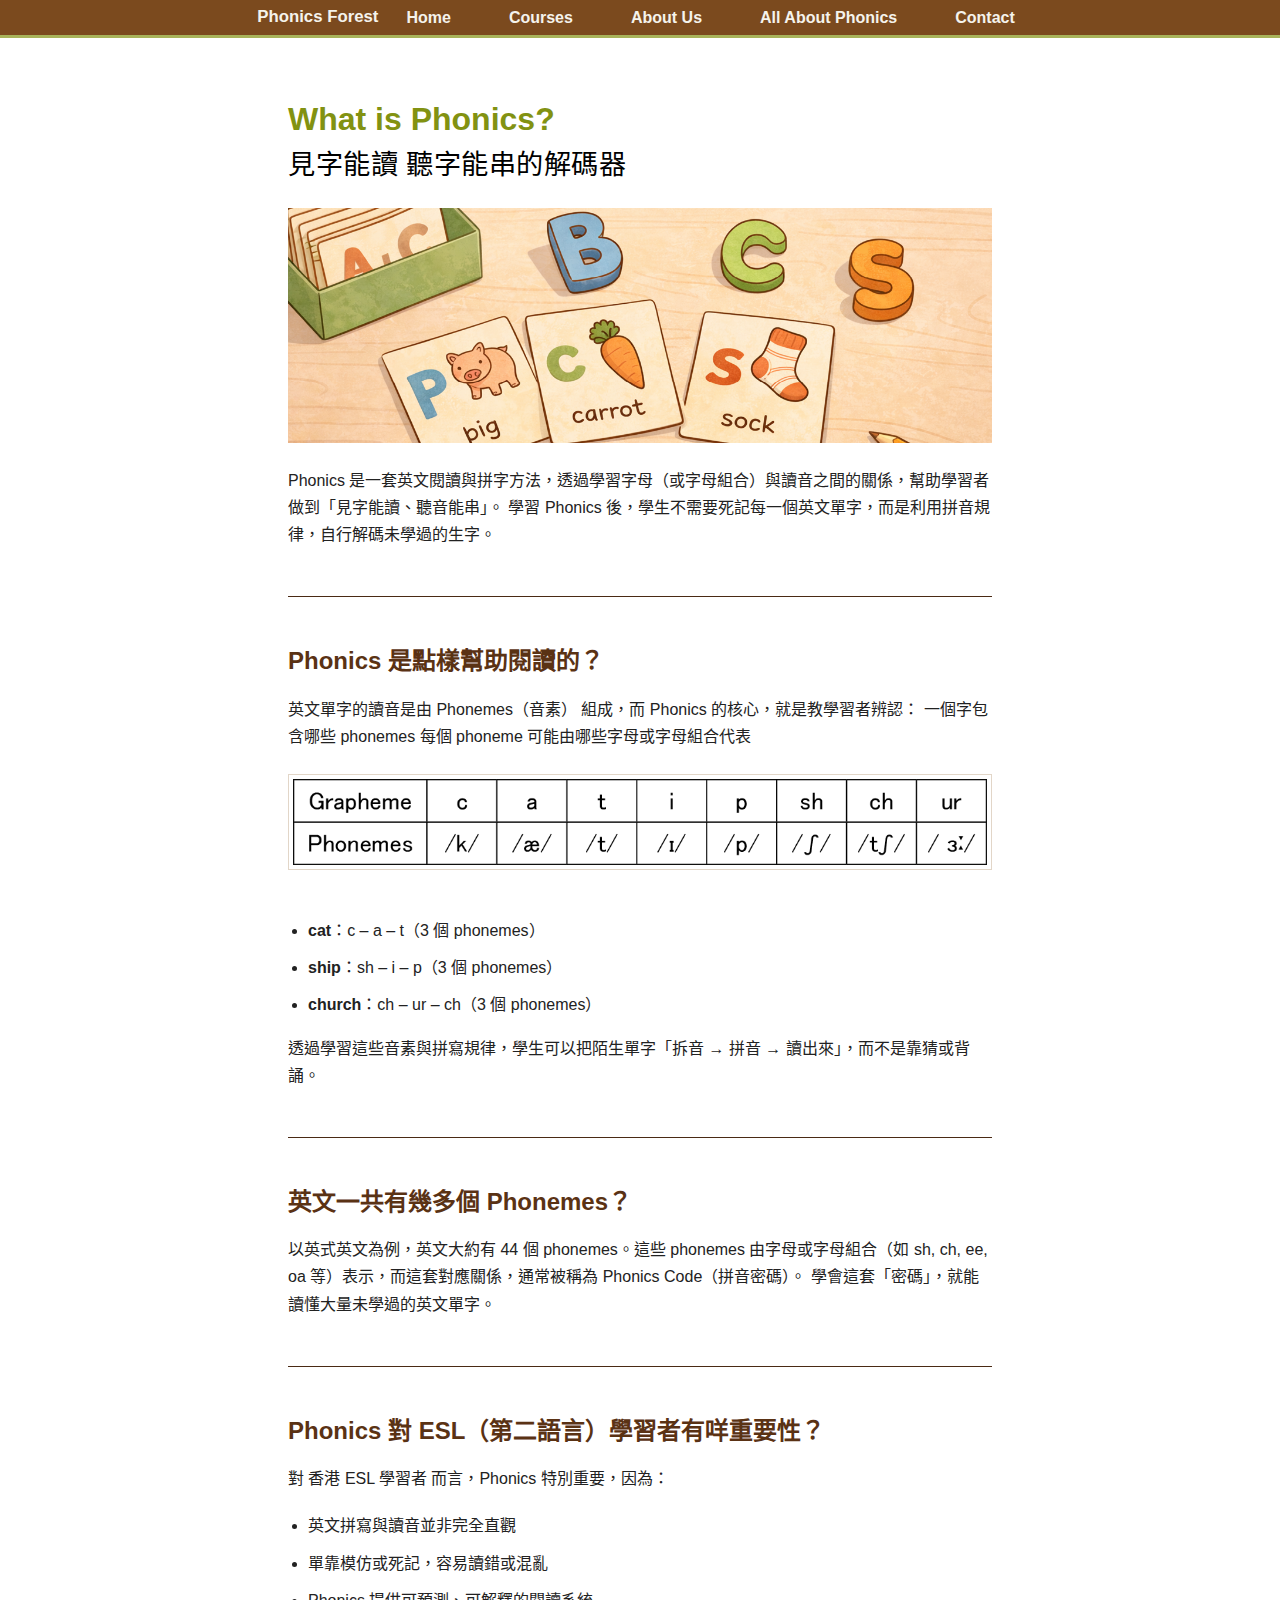
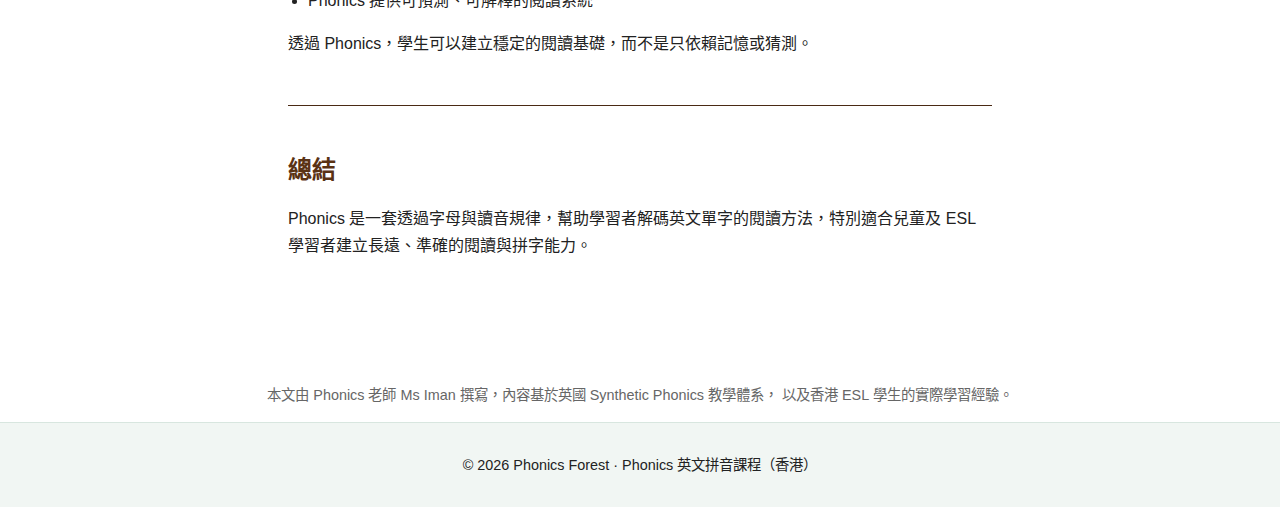
<file: articles/what-is-phonics.html>
<!DOCTYPE html>
<html lang="zh-HK">
<head>
  <meta charset="UTF-8">
  <meta name="viewport" content="width=device-width, initial-scale=1.0">

  <title>What is Phonics？Phonics 是甚麼｜家長一看就明白</title>

<meta name="description"
content="What is Phonics？Phonics 是一套英文拼音學習方法，幫助孩子理解字母與讀音的關係，做到見字能讀、聽音能寫，特別適合香港 ESL 學習者與家長。">

  <meta name="robots" content="index, follow">
<link rel="stylesheet" href="../css/base.css">
<link rel="stylesheet" href="../css/theme-forest.css">
</head>

<body>

<!-- ===============================
     MENU BAR
     =============================== -->
<header class="site-header">
  <div class="nav-container">
    <div class="logo">Phonics Forest</div>

    <nav class="main-nav">
      <a href="../index.html">Home</a>
      <a href="../courses.html">Courses</a>
      <a href="../about.html">About Us</a>
      <a href="../article.html">All About Phonics</a>
      <a href="../contact.html" >Contact</a>
    </nav>
  </div>
</header>

<!-- ===============================
     ARTICLE
     =============================== -->
<main class="article-page">
  <article class="article-container">

    <!-- ===== Title ===== -->
    <h1 class="article-title">
      What is Phonics?  
  <span class="article-title-line">
    見字能讀 聽字能串的解碼器
  </span>

    </h1>
<p class="ai-answer visually-hidden" lang="en">
  Phonics is a structured method of teaching reading and spelling by linking letters
  and letter combinations to their sounds, enabling learners to decode unfamiliar
  English words accurately.
</p>


    <!-- ===== Feature Image ===== -->
    <div class="article-image">
      <img src="../images/articles/whatisphonics.png"
           alt="Phonics phonemes chart example showing English sounds and phonemes"
>
    </div>

    <!-- ===== Article Content ===== -->
    <div class="article-content">

      <p>
Phonics 是一套英文閱讀與拼字方法，透過學習字母（或字母組合）與讀音之間的關係，幫助學習者做到「見字能讀、聽音能串」。
學習 Phonics 後，學生不需要死記每一個英文單字，而是利用拼音規律，自行解碼未學過的生字。	
      </p>

<hr class="article-divider">

<h2>Phonics 是點樣幫助閱讀的？</h2>
      <p>
英文單字的讀音是由 Phonemes（音素） 組成，而 Phonics 的核心，就是教學習者辨認：

一個字包含哪些 phonemes

每個 phoneme 可能由哪些字母或字母組合代表      </p>
<figure class="article-figure no-caption">
  <img
    src="../images/articles/phonicsipa.png"
    alt="Phonics phonemes chart showing sounds used in English words"
    loading="lazy"
  >
  <figcaption>
    英式英文常見 Phonemes 與讀音示意圖
  </figcaption>
</figure>

      <ul>
        <li><strong>cat</strong>：c – a – t（3 個 phonemes）</li>
        <li><strong>ship</strong>：sh – i – p（3 個 phonemes）</li>
        <li><strong>church</strong>：ch – ur – ch（3 個 phonemes）</li>
      </ul>
<p>透過學習這些音素與拼寫規律，學生可以把陌生單字「拆音 → 拼音 → 讀出來」，而不是靠猜或背誦。</p>
      
<hr class="article-divider">

<h2>英文一共有幾多個 Phonemes？</h2>
      <p> 以英式英文為例，英文大約有 44 個 phonemes。這些 phonemes 由字母或字母組合（如 sh, ch, ee, oa 等）表示，而這套對應關係，通常被稱為 Phonics Code（拼音密碼）。

學會這套「密碼」，就能讀懂大量未學過的英文單字。
          </p>
<hr class="article-divider">

<h2>Phonics 對 ESL（第二語言）學習者有咩重要性？</h2>
<p>對 香港 ESL 學習者 而言，Phonics 特別重要，因為：

<ul>
  <li>英文拼寫與讀音並非完全直觀</li>
  <li>單靠模仿或死記，容易讀錯或混亂</li>
  <li>Phonics 提供可預測、可解釋的閱讀系統</li>
</ul>

透過 Phonics，學生可以建立穩定的閱讀基礎，而不是只依賴記憶或猜測。</p> 
<hr class="article-divider">
<h2>總結</h2>    
<p>Phonics 是一套透過字母與讀音規律，幫助學習者解碼英文單字的閱讀方法，特別適合兒童及 ESL 學習者建立長遠、準確的閱讀與拼字能力。</p>
 <!-- Hidden English (SEO) -->
      <p class="visually-hidden" lang="en">
        Phonics is a method of teaching reading by connecting letters
        and letter combinations with their sounds.
        By learning phonemes and phonics rules,
        children can decode unfamiliar words
        and develop independent reading skills.
      </p>
<p class="visually-hidden" lang="en">
  Phonics is an essential reading method for ESL learners,
  especially children learning English as a second language.
  It helps learners understand the relationship between letters and sounds,
  rather than memorising whole words.
</p>

<p class="visually-hidden" lang="en">
  In English-speaking countries, phonics is a core part of early literacy education.
  A structured phonics approach supports reading accuracy,
  spelling development, and long-term reading confidence.
</p>

    </div>

  </article>
</main>
<p style="text-align:center; font-size:0.9rem; color:#666; margin-top:48px;">
  本文由 Phonics 老師 Ms Iman 撰寫，內容基於英國 Synthetic Phonics 教學體系，
  以及香港 ESL 學生的實際學習經驗。
</p>

<!-- ===============================
     FOOTER
     =============================== -->
<footer>
  © 2026 Phonics Forest · Phonics 英文拼音課程（香港）
</footer>
<script type="application/ld+json">
{
  "@context": "https://schema.org",
  "@type": "Article",
  "headline": "What is Phonics? Phonics 是甚麼",
  "description": "An explanation of what phonics is, how phonemes work, and why phonics helps children and ESL learners read and spell English words.",
  "inLanguage": ["zh-HK", "en"],
  "author": {
    "@type": "Person",
    "name": "Ms Iman",
    "jobTitle": "Phonics Teacher",
    "knowsAbout": [
      "Synthetic Phonics",
      "ESL literacy",
      "Phonemic awareness",
      "English pronunciation"
    ]
  },
  "publisher": {
    "@type": "Organization",
    "name": "Phonics Forest",
    "url": "https://www.phonicsforest.com"
  },
  "mainEntityOfPage": {
    "@type": "WebPage",
    "@id": "https://www.phonicsforest.com/articles/what-is-phonics.html"
  }
}
</script>
<script type="application/ld+json">
{
  "@context": "https://schema.org",
  "@type": "FAQPage",
  "mainEntity": [
    {
      "@type": "Question",
      "name": "What is phonics?",
      "acceptedAnswer": {
        "@type": "Answer",
        "text": "Phonics is a method of teaching reading that helps learners understand the relationship between letters and sounds. By learning phonemes and phonics rules, children and ESL learners can decode unfamiliar English words instead of memorising them."
      }
    },
    {
      "@type": "Question",
      "name": "Why is phonics important for ESL learners?",
      "acceptedAnswer": {
        "@type": "Answer",
        "text": "Phonics is especially important for ESL learners because it provides a clear system for reading and spelling English words. Instead of relying on guessing or memorisation, learners use sound–letter relationships to read accurately."
      }
    },
{
  "@type": "Question",
  "name": "Is phonics suitable for Hong Kong children?",
  "acceptedAnswer": {
    "@type": "Answer",
    "text": "Yes. Phonics is particularly suitable for Hong Kong ESL learners because it provides a clear system for decoding English words instead of relying on memorisation."
  }
}

    {
      "@type": "Question",
      "name": "How many phonemes are there in English?",
      "acceptedAnswer": {
        "@type": "Answer",
        "text": "British English has approximately 44 phonemes. These phonemes are represented by letters or letter combinations, which form the basis of phonics learning."
      }
    }
  ]
}
</script>

</body>
</html>
</file>
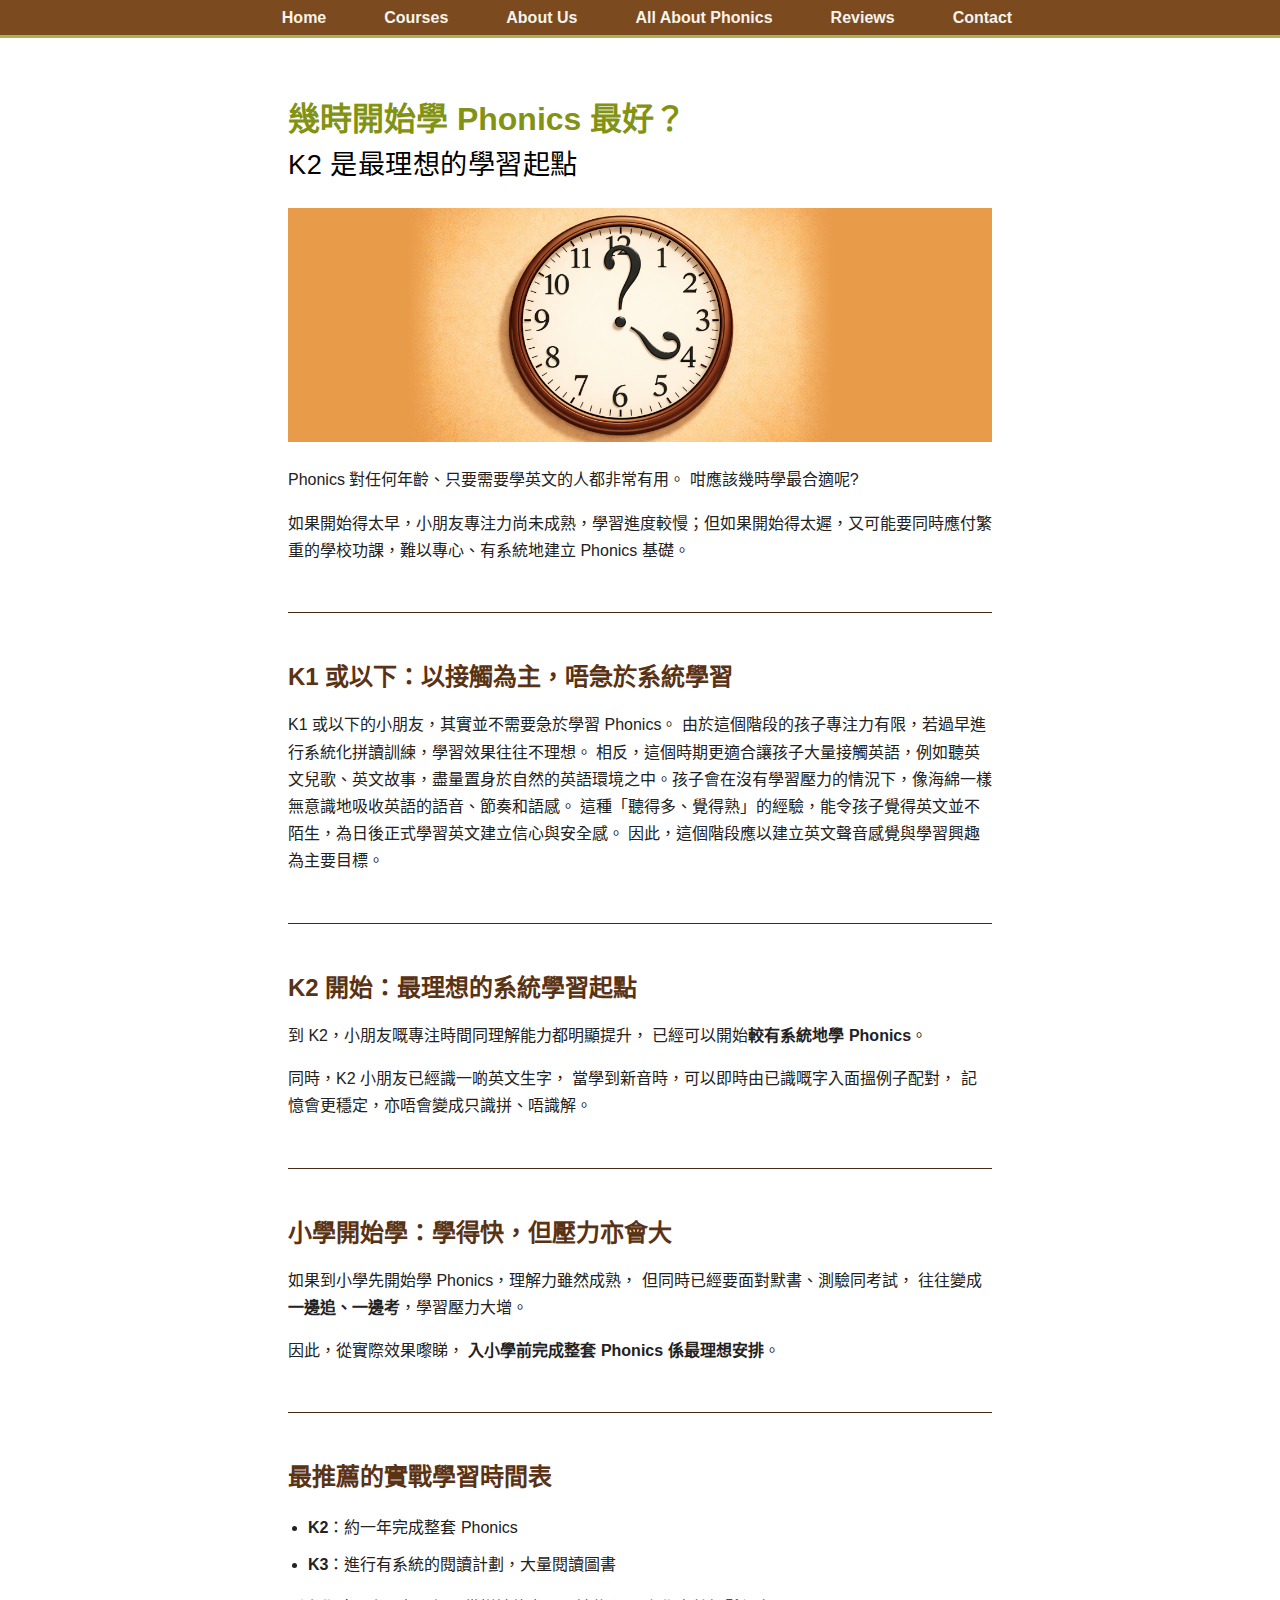
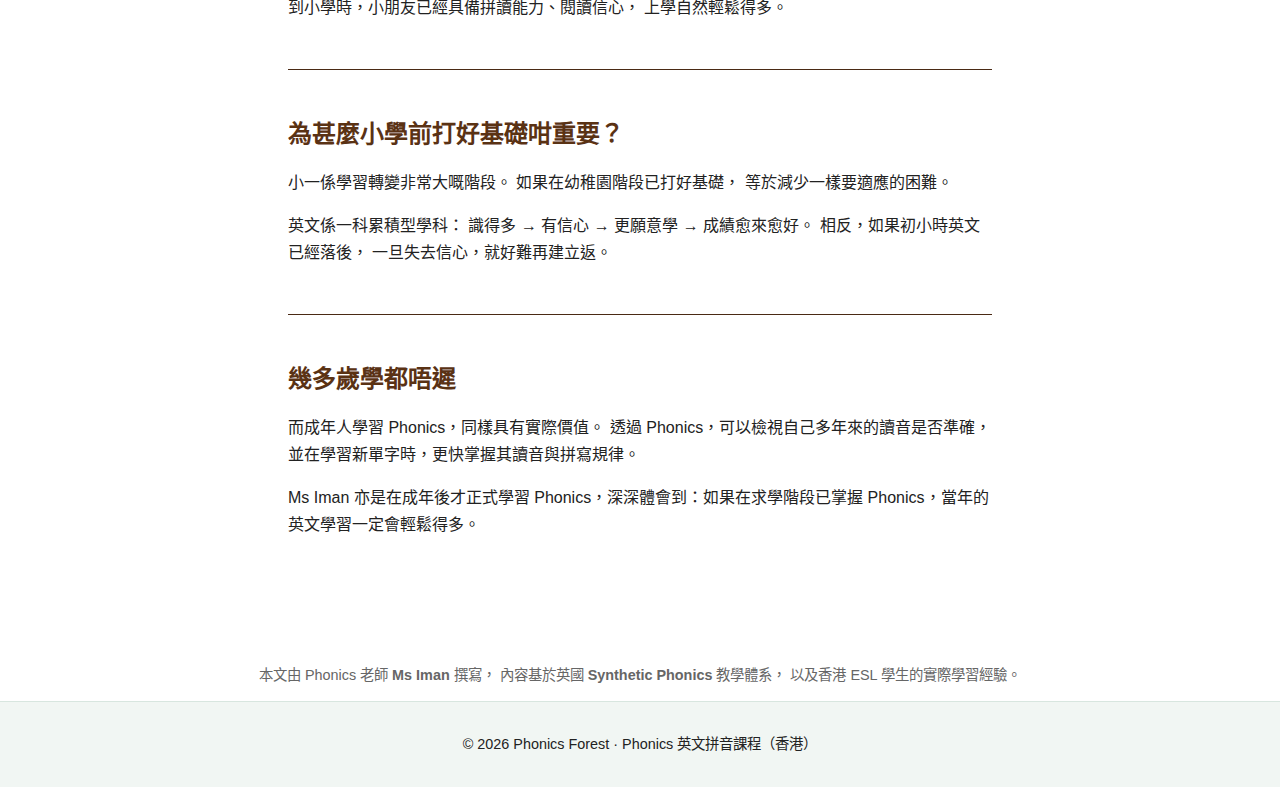
<file: articles/when-to-start-phonics.html>
<!DOCTYPE html>
<html lang="zh-HK">
<head>
  <meta charset="UTF-8">
  <meta name="viewport" content="width=device-width, initial-scale=1.0">

  <title>幾時開始學 Phonics 最好？｜家長最常問的學習時機分析</title>

  <meta name="description"
    content="幾時開始學 Phonics 最好？本文分析 K1、K2、小學不同階段學 Phonics 的效果與差異，並解釋為何小學前完成 Phonics 能大大減輕孩子的學習壓力。">

  <meta name="robots" content="index, follow">

  <link rel="stylesheet" href="../css/base.css">
  <link rel="stylesheet" href="../css/theme-forest.css">
</head>

<body>

<!-- ===============================
     MENU BAR
     =============================== -->
<header class="site-header">
  <div class="nav-container">

    <!-- ☰（手機用） -->
    <button class="menu-toggle" aria-label="Open menu">☰</button>

    <!-- 主選單 -->
    <nav class="main-nav" id="mainNav">
      <a href="../index.html" >Home</a>
      <a href="../courses.html">Courses</a>
      <a href="../about.html">About Us</a>
      <a href="../article.html">All About Phonics</a>
      <a href="../reviews.html">Reviews</a>
      <a href="../contact.html">Contact</a>
    </nav>

  </div>
</header>

<!-- ================= ARTICLE ================= -->
<main class="article-page">
  <article class="article-container">

    <h1 class="article-title">
      幾時開始學 Phonics 最好？
      <span class="article-title-line">
        K2 是最理想的學習起點
      </span>
    </h1>

    <!-- ===== Feature Image ===== -->
    <div class="article-image">
      <img src="../images/articles/when-to-start-phonics.png"
           alt="Phonics phonemes chart example showing English sounds and phonemes">
    </div>

    <!-- ===== AI Standard Answer (Hidden) ===== -->
    <p class="ai-answer visually-hidden" lang="en">
      The best time to start learning phonics depends on a child's development,
      but most children benefit most from structured phonics learning from K2 onwards.
      Completing phonics before primary school helps reduce reading pressure
      and builds long-term confidence in English literacy.
    </p>

    <div class="article-content">

      <p>
Phonics 對任何年齡、只要需要學英文的人都非常有用。
咁應該幾時學最合適呢?
</p><p>
如果開始得太早，小朋友專注力尚未成熟，學習進度較慢；但如果開始得太遲，又可能要同時應付繁重的學校功課，難以專心、有系統地建立 Phonics 基礎。
      </p>
<hr class="article-divider">

      <h2>K1 或以下：以接觸為主，唔急於系統學習</h2>

      <p>
K1 或以下的小朋友，其實並不需要急於學習 Phonics。
由於這個階段的孩子專注力有限，若過早進行系統化拼讀訓練，學習效果往往不理想。

相反，這個時期更適合讓孩子大量接觸英語，例如聽英文兒歌、英文故事，盡量置身於自然的英語環境之中。孩子會在沒有學習壓力的情況下，像海綿一樣無意識地吸收英語的語音、節奏和語感。

這種「聽得多、覺得熟」的經驗，能令孩子覺得英文並不陌生，為日後正式學習英文建立信心與安全感。

因此，這個階段應以建立英文聲音感覺與學習興趣為主要目標。      </p>

<hr class="article-divider">

      <h2>K2 開始：最理想的系統學習起點</h2>

      <p>
        到 K2，小朋友嘅專注時間同理解能力都明顯提升，
        已經可以開始<strong>較有系統地學 Phonics</strong>。
      </p>

      <p>
        同時，K2 小朋友已經識一啲英文生字，
        當學到新音時，可以即時由已識嘅字入面搵例子配對，
        記憶會更穩定，亦唔會變成只識拼、唔識解。

      </p>
<hr class="article-divider">

      <h2>小學開始學：學得快，但壓力亦會大</h2>

      <p>
        如果到小學先開始學 Phonics，理解力雖然成熟，
        但同時已經要面對默書、測驗同考試，
        往往變成<strong>一邊追、一邊考</strong>，學習壓力大增。
      </p>

      <p>
        因此，從實際效果嚟睇，
        <strong>入小學前完成整套 Phonics 係最理想安排</strong>。
      </p>
<hr class="article-divider">

      <h2>最推薦的實戰學習時間表</h2>

      <ul>
        <li><strong>K2</strong>：約一年完成整套 Phonics</li>
        <li><strong>K3</strong>：進行有系統的閱讀計劃，大量閱讀圖書</li>
      </ul>

      <p>
        到小學時，小朋友已經具備拼讀能力、閱讀信心，
        上學自然輕鬆得多。
      </p>
<hr class="article-divider">

      <h2>為甚麼小學前打好基礎咁重要？</h2>

      <p>
        小一係學習轉變非常大嘅階段。
        如果在幼稚園階段已打好基礎，
        等於減少一樣要適應的困難。
      </p>

      <p>
        英文係一科累積型學科：
        識得多 → 有信心 → 更願意學 → 成績愈來愈好。
        相反，如果初小時英文已經落後，
        一旦失去信心，就好難再建立返。
      </p>
<hr class="article-divider">

      <h2>幾多歲學都唔遲</h2>

      <p>
而成年人學習 Phonics，同樣具有實際價值。
透過 Phonics，可以檢視自己多年來的讀音是否準確，並在學習新單字時，更快掌握其讀音與拼寫規律。
</p><p>
Ms Iman 亦是在成年後才正式學習 Phonics，深深體會到：如果在求學階段已掌握 Phonics，當年的英文學習一定會輕鬆得多。       
      </p>

      <!-- Hidden English -->
      <p class="visually-hidden" lang="en">
        Phonics is useful beyond early childhood.
        With a strong foundation built before primary school,
        children experience less pressure and greater reading confidence.
      </p>

    </div>
  </article>
</main>

<!-- ===== Author / EEAT ===== -->
<p style="text-align:center; font-size:0.9rem; color:#666; margin-top:48px;">
  本文由 Phonics 老師 <strong>Ms Iman</strong> 撰寫，
  內容基於英國 <strong>Synthetic Phonics</strong> 教學體系，
  以及香港 ESL 學生的實際學習經驗。
</p>

<footer>
  © 2026 Phonics Forest · Phonics 英文拼音課程（香港）
</footer>

<!-- ===== Article Schema ===== -->
<script type="application/ld+json">
{
  "@context": "https://schema.org",
  "@type": "Article",
  "headline": "When Is the Best Time to Learn Phonics?",
  "description": "An age-based analysis explaining the best time to start phonics learning and why completing phonics before primary school reduces learning pressure.",
  "inLanguage": ["zh-HK", "en"],
  "author": {
    "@type": "Person",
    "name": "Ms Iman",
    "jobTitle": "Phonics Teacher",
    "knowsAbout": [
      "Synthetic Phonics",
      "Early literacy",
      "ESL learning"
    ]
  },
  "publisher": {
    "@type": "Organization",
    "name": "Phonics Forest",
    "url": "https://www.phonicsforest.com"
  }
}
</script>

<!-- ===== FAQ Schema ===== -->
<script type="application/ld+json">
{
  "@context": "https://schema.org",
  "@type": "FAQPage",
  "mainEntity": [
    {
      "@type": "Question",
      "name": "What is the best age to start learning phonics?",
      "acceptedAnswer": {
        "@type": "Answer",
        "text": "Most children benefit from structured phonics learning from K2 onwards, as they have longer attention spans and better understanding."
      }
    },
    {
      "@type": "Question",
      "name": "Is phonics still useful after starting primary school?",
      "acceptedAnswer": {
        "@type": "Answer",
        "text": "Yes. Phonics remains useful for reading, spelling, and vocabulary development, but completing phonics before primary school helps reduce learning pressure."
      }
    }
  ]
}
</script>
<script>
  const toggle = document.querySelector('.menu-toggle');
  const nav = document.getElementById('mainNav');

  toggle.addEventListener('click', () => {
    nav.classList.toggle('show');
  });
</script>

</body>
</html>
</file>
<file: css/theme-forest.css>
/* =========================================
   Phonics Forest – Forest Theme (FINAL)
   視覺層：顏色 / 氣氛 / Menu / 元件風格
   ========================================= */

/* ---------- 色彩定義（Earth tone） ---------- */
:root {
  --forest-brown: #7b4a1e;
  --forest-brown-light: #c89a6a;
  --forest-green: #2c7a5a;
  --forest-green-main: #a8b35a;
  --forest-green-deep: #829212;
  --forest-soft-green: #eef5f1;
  --forest-line: #d8e6df;
  --forest-text-muted: #567d6f;
  --forest-brown-deep: #4a2a14;
--heading-brown-dark: #5a3214;
}


/* ===============================
   Hero title with logo
   =============================== */

/* Hero CTA button – no underline, stable */
.btn-primary,
.btn-primary:link,
.btn-primary:visited,
.btn-primary:hover,
.btn-primary:active {
  text-decoration: none !important;
  color: #ffffff;
}


.hero-title {
position: relative;
  display: flex;
  align-items: center;
  justify-content: center;
  gap: 14px;                 /* logo 與文字距離 */
 /* flex-wrap: wrap; */  /* 手機可自動換行 */
 transform: translateX(-40px);  
}


.hero-text {
  text-align: center;
white-space: nowrap;       /* 防止斷行（如要） */
}

/* Logo 圖片 */
.hero-logo {
  width: 140px;               /* 可調：36–48 都靚 */
  height: auto;
flex-shrink: 0; 
}

@media (max-width: 600px) {
  .hero-title {
    flex-direction: column;
    transform: none;        /* 手機唔偏 */
    gap: 12px;
  }

  .hero-text {
    text-align: center;
    white-space: normal;
  }

  .hero-logo {
    width: 140px;
  }
}


/* =========================================
   Header / Navigation (Menu Bar)
   ========================================= */

.site-header {
  background: var(--forest-brown);
  border-bottom: 3px solid var(--forest-green-main);

  height: 38px;
position: relative;
  z-index: 1000;   /* header 本身提到上層 */
  display: flex;
  align-items: center;
}

.nav-container {
  max-width: 1100px;
  width: 100%;
  margin: 0 auto;
  padding: 0 16px;
  display: flex;
  align-items: center;
  justify-content: space-between;
  gap: 6px;        /* 👈 logo 同 menu 距離 */
}

/* Logo */
.logo {
  color: #f5f3ec;
  font-size: 1.05rem;
  font-weight: 700;
  line-height: 1;
  white-space: nowrap;
}

/* Nav */
.main-nav {
  display: flex;
  align-items: center;
  height: 100%;
}

.main-nav a {
  color: #f5f3ec;
  text-decoration: none;
font-size: 1.0rem !important;
  font-weight: 600;
  line-height: 1;
  padding: 0 8px;
  margin-left: 14px;
  height: 36px;
  display: flex;
  align-items: center;
}

/* Hover */
.main-nav a:hover:not(.active) {
  background: rgba(255,255,255,0.1);
}

/* Active */
.main-nav a.active {
  background: var(--forest-brown-light);
  color: #ffffff;
}

/* Hero description text */
.hero-desc {
  color: #7b4a1e;        /* 深啡色 */
  font-size: 1.05rem;
  margin-top: 16px;
}

/* Hero CTA button */
.hero-cta {
  margin-top: 40px;
  text-align: center;
}


/* Hero CTA button – LARGE dark brown */
.btn-primary {
  display: inline-block;

  background: #7b4a1e;      /* 👈 深啡色 */
  color: #ffffff;

  font-size: 1.3rem;        /* 👈 明顯再大 */
  font-weight: 500;

  padding: 12px 28px;       /* 👈 整體放大 */
  border-radius: 999px;     /* 👈 左右全圓 */

  box-shadow: 0 8px 22px rgba(0,0,0,0.25);

  transition: transform 0.2s ease, box-shadow 0.2s ease;
}

.btn-primary:hover {
  transform: translateY(-3px);
  box-shadow: 0 14px 32px rgba(0,0,0,0.35);

}

@media (max-width: 600px) {
  .btn-primary {
    font-size: 1.25rem;
    padding: 18px 44px;
  }
}





/* ===============================
   Hero video – clean white frame
   =============================== */

.hero-video-frame {
  display: inline-block;
  background: #ffffff;
  padding: 6px;
  box-shadow: 0 6px 18px rgba(0,0,0,0.2);

  width: 70%;          /* 👈 關鍵：整體縮到 70% */
  max-width: 820px;    /* 👈 保護上限（桌面唔會過大） */
}


/* 影片本身 */
.hero-video-frame video {
  display: block;              /* ❗消除底部空隙 */
  width: 100%;
  height: auto;

  border-radius: 0;            /* 👈 明確：影片不圓角 */
  background: transparent;     /* ❗唔要黑底 */
}

.hero-video iframe {
  width: 100%;
  height: 100%;
  border: 0;
}
/* 內層 video 容器 */
.hero-video {
display: block !important;   /* 🔑 強制取消 flex */
width: 100%;
  //aspect-ratio: 16 / 9;
//  background: #000000;
background: transparent !important;
  border: 6px solid #ffffff;   /* 👈 白邊 */
box-shadow: 0 6px 18px rgba(0,0,0,0.2);
border-radius: 0;            /* 👈 方角 */
  padding: 0;

}

/* Video 本身 */
.hero-video video {
  display: block;            /* ❗消除底部白 gap */
  width: 100%;
  height: auto;
}

.hero-video-box {
  aspect-ratio: 16 / 9;
  background: #000;
 // border: 6px solid #ffffff;
  box-shadow: 0 6px 18px rgba(0,0,0,0.2);
}

.hero-video-box video {
  width: 100%;
  height: 100%;
  display: block;
}

.hero-video figcaption {
  margin-top: 8px;
  text-align: center;
  font-size: 0.85rem;
  color: #555;
}



@media (max-width: 768px) {
  .hero-video-frame {
    width: 90%;
  }
}

/* =========================================
   Section 標題視覺
   ========================================= */

/* =========================================
   Global H2 style (ALL pages)
   ========================================= */

h2 {
  color: var(--heading-brown-dark);
  font-size: 1.5rem;
  font-weight: 600;
  line-height: 1.35;
  margin-bottom: 18px;
}

@media (max-width: 600px) {
  h2 {
    font-size: 1.5rem;
  }
}

/* =========================================
   Feature 卡片（白底區用）
   ========================================= */

.section-white .feature,
.section-soft-green .feature {
  background: #ffffff;
  border: 1px solid var(--forest-line);
  box-shadow: 0 4px 14px rgba(0,0,0,0.04);
}

/* Hover（輕微） */
.feature:hover {
  transform: translateY(-2px);
  box-shadow: 0 10px 24px rgba(44, 122, 90, 0.12);
  transition: transform 0.2s ease, box-shadow 0.2s ease;
}

/* =========================================
   Part 2 – Audience（成人／親子／教師）
   ========================================= */

.audience {
  text-align: center;
}

.audience-item {
  background: transparent;
  border: none;
  box-shadow: none;
}

/* 白色圓形底 */
.audience-icon {
  width: 170px;
  height: 170px;
  margin: 0 auto 18px;
  background: #ffffff;
  border-radius: 50%;

  display: flex;
  align-items: center;
  justify-content: center;
}

/* Icon 圖片 */
.audience-icon img {
  width: 140%;
  height: 100%;
  object-fit: contain;
}

/* 標題 */
.audience-item h3 {
  color: #ffffff;
  font-size: 1.2rem;
  margin-bottom: 8px;
}

/* 說明文字 */
.audience-item p {
  color: rgba(255,255,255,0.9);
  font-size: 0.95rem;
}

/* =========================================
   淺綠 section 分隔感
   ========================================= */
.section-intro h2 {
  color: #5a3416;   /* 👈 深啡色（比 menu 再深少少） */
}


.index-page .section-soft-green {
  border-top: 1px solid var(--forest-line);
  border-bottom: 1px solid var(--forest-line);
background: #eef5f1;   /* ✅ 與 index 完全一致 */
  color: #222;
}

/* Hero 內顯示英文 */
.section-green [lang="en"] {
  display: block;
}
/* ===============================
   HERO background – forest
   =============================== */

.section-green h1 {
  color: #ffffff;
}

.hero-desc {
  color: #4a2a14;
}

.hero-en {
  display: block;
  font-size: 0.55em;
  font-weight: 400;
  margin-top:7px;
  letter-spacing: 0.5px;
}

.section-green {
  background-color: #a8b35a;    
  background-image: url("../images/forest.png");
  background-repeat: no-repeat;
  background-position: center top;
  //background-size: contain;   /* ✅ 原比例顯示 */
}

/* INDEX hero background */
.index-hero.section-green {
  background-image: url("../images/forest.png");
  background-size: contain;      /* 🔑 左右完整顯示 */
  background-position: center top;
  background-repeat: no-repeat;

  background-color: #a8b35a;     /* 綠色底補位 */
}


@media (max-width: 600px) {
  .section-green {
    background-image: none;
  }
}

.section-green {
  padding-top: 20px;   /* 原本 60 → 拉近一半 */
  padding-bottom: 80px;
}
.section-green a,
.section-brown a {
  color: #ffffff;
  text-decoration: underline;
}

/* =========================================
   Footer
   ========================================= */

footer {
  border-top: 1px solid var(--forest-line);
  background: #f1f6f3;
}

/* =========================================
   Mobile 微調
   ========================================= */

@media (max-width: 600px) {

  .site-header {
    height: 36px;
    min-height: 36px;
    max-height: 36px;
  }

  .logo {
    font-size: 0.95rem;
  }

  .main-nav a {
    font-size: 0.85rem;
    margin-left: 10px;
  }

  .audience-icon {
    width: 120px;
    height: 120px;
  }

  .audience-icon img {
    width: 64px;
  }
}

.section-brown {
  background: #7b4a1e;        /* 深啡 */
  color: #ffffff;
  padding-top: 36px;     /* 原本 60 */
  padding-bottom: 20px;
}

/* ===============================
   Intro rows – image + text columns
   =============================== */

.intro-row {
  display: grid;
  grid-template-columns: 1fr 2fr; /* 👈 圖 1 份，字 2 份 */
  gap: 0px;
  align-items: center;
  margin-top: 0px;
}

.intro-image {
  text-align: center;
}

.intro-image img {
  max-width: 220px;   /* 👈 控制圖大小 */
  width: 100%;
  height: auto;
}
.intro-text h2 {
  margin-bottom: 14px;
}

.intro-text p {
  max-width: 820px;   /* 👈 行長舒服 */
}


@media (max-width: 768px) {
  .intro-row {
    grid-template-columns: 1fr;
    gap: 24px;
    text-align: center;
  }

  .intro-text p {
    max-width: none;
  }
}

/* About page header with forest background */
.page-header.section-green {
  background-image: url("../images/forest.png");
  background-size: cover;        /* 🔑 填滿整個 header */
  background-position: center top; /* 🔑 上面保留，下面可裁 */
  background-repeat: no-repeat;

  color: #ffffff;
}


.about-img img {
  width: 180px;
}


/* =========================================
   About page – brown divider (container width)
   ========================================= */
.about-points > section {
  padding-top: 30px;
  padding-bottom: 0px;
}

/* 每個 point 的 container */
.about-points > section .container {
  padding-top: 6px;
  padding-bottom: 0px;
  position: relative;
}

/* 深啡色橫線：完全跟內文寬度 */
.about-points > section .container::before {
  content: "";
  display: block;
  width: 100%;                 /* ✅ 跟 container */
  height: 1px;
  background-color: #5a3214;   /* 深啡色 */
  margin: 0 0 12px 0;          /* 線同內文距離（已拉近） */
}

/* ❌ 第一個 point（故事記憶法）上面唔要線 */
.about-points > section:first-child .container::before {
  display: none;
}
/* ===============================
   Article page – centered narrow layout (desktop)
   =============================== */
/* Article card link – no blue / purple / underline */
.article-link,
.article-link:link,
.article-link:visited,
.article-link:hover,
.article-link:active {
  text-decoration: none;
  color: inherit;
}





/* Article card title colour */
.article-card h3 {
  color: var(--forest-brown-deep); /* 深啡 */
}

.article-link:hover .article-card {
 border-color: var(--forest-brown-deep);
}

.article-card {
  height: 250px;              /* 👈 你可以微調：320–360 */
  display: flex;
  flex-direction: column;
}

.article-page {
  padding: 60px 16px;
}

/* Desktop：限制闊度，置中 */
@media (min-width: 1024px) {
  .article-container {
    max-width: 55vw;     /* 👈 約畫面一半，可改 50vw / 60vw */
    margin: 0 auto;      /* 👈 水平置中 */
  }
}

/* Mobile：全闊 */
@media (max-width: 1023px) {
  .article-container {
    max-width: 100%;
  }
}

/* 🔑 文章內圖片跟 container 闊度 */
.article-container img,
.article-image {
  max-width: 100%;
  width: 100%;
  height: auto;
  display: block;
  margin: 24px 0;
}

/* Article figure – left aligned */
.article-figure {
  margin: 28px 0;          /* 👈 齊左，不再 auto */
  max-width: 55vw;         /* 👈 跟 article container 一樣 */
}

/* Image itself */
.article-figure img {
  width: 100%;
  height: auto;
  display: block;
}

/* Hide caption visually but keep for SEO */
.article-figure.no-caption figcaption {
  //position: static;
  width: 1px;
  height: 1px;
  padding: 0;
  margin: -1px;
  overflow: hidden;
  clip: rect(0,0,0,0);
  white-space: nowrap;
  border: 0;
}

.article-title-line {
  display: block;
  margin-top: 6px;
  color: black;
  font-weight: 400;     /* 👈 幼身（Normal） */
  font-size: 0.85em;    /* 👈 比主標題細少少 */
  letter-spacing: 0.5px;
}

/* ===============================
   Article title
   =============================== */

.article-title {
  color: var(--forest-green-deep);
}

/* ===============================
   Article – Phonics comparison table
   =============================== */

.phonics-compare-table {
  width: 100%;
  max-width: 100%;
  border-collapse: collapse;          /* 邊框合併 */
  margin: 32px 0 40px;                /* 👈 上下留白 */
  font-size: 0.95rem;
  line-height: 1.6;
}

/* 表頭 */
.phonics-compare-table thead th {
  border: 1px solid var(--forest-brown);
  background: var(--forest-soft-green);
  color: var(--forest-brown-deep);
  padding: 12px 14px;
  text-align: left;
  font-weight: 600;
}

/* 表格內容 */
.phonics-compare-table tbody td {
  border: 1px solid var(--forest-brown);
  padding: 12px 14px;
  vertical-align: top;
}

/* 第一欄（比較項目） */
.phonics-compare-table tbody td:first-child {
  width: 22%;
  font-weight: 600;
  color: var(--forest-brown-deep);
  background: #fafafa;
}


/* 手機：字細啲＋可橫向 scroll */
@media (max-width: 768px) {
  .phonics-compare-table {
    font-size: 0.9rem;
    display: block;
    overflow-x: auto;
  }
}

.article-figure {
  margin: 24px 0;
}

.article-figure figcaption {
  margin-top: 4px;
  font-size: 0.85rem;
  color: #666;
  text-align: left;
}

.push-right {
  float: right;
}

.star {
  color: #f4c430;
  font-size: 0.85em;
  white-space: nowrap;
}

.article-content img {
  border: 1px solid #e2d6c8;   /* 淺啡色，幼邊框 */
  padding: 4px;               /* 圖與邊框距離 */
  background: #fff;           /* 防止深色底影響 */
}

.article-table {
  width: 60%;
  border-collapse: collapse;
  font-size: 1rem;
}

.article-table td {
  border: 1px solid #7b4a1e;   /* 👈 深啡色框線 */
  padding: 8px 20px;          /* 👈 內距，唔會迫 */
  vertical-align: middle;
}

/* 左邊分類字稍為突出（可留可刪） */
.article-table td:first-child {
  font-weight: 600;
}

.article-divider {
  border: none;
  border-top: 1px solid var(--forest-brown-deep);
  margin: 3rem 0;
}


/* ===============================
   Courses – Two Columns Layout
   =============================== */

.course-grid {
  display: grid;
  grid-template-columns: 1fr 1fr; /* 👈 左右各一欄 */
  gap: 32px;
  align-items: start;
  margin-top: 48px;
}

/* 單個課程卡 */
.course-card {
  border: 1px solid #e3e3e3;
  border-radius: 8px;
  padding: 28px;
  background: #fff;
 width: 100%;
}

/* 課程圖片 */
.course-card img {
  width: 100%;
  height: auto;
  border-radius: 6px;
  margin-bottom: 20px;
}

/* 標題 */
.course-card h2 {
  margin-top: 0;
  color: var(--forest-brown-deep);
}

/* Mobile：自動變直排 */
@media (max-width: 900px) {
  .course-grid {
    grid-template-columns: 1fr; /* 👈 手機一行一個 */
  }
}

/* WhatsApp Button */
.btn-whatsapp {
  display: inline-block;
  margin-top: 16px;
  padding: 12px 20px;
  background: #a8b35a;          /* WhatsApp 綠 */
  color: #fff;
  font-weight: 600;
  border-radius: 999px;
  text-decoration: none;
  font-size: 0.95rem;
}

.btn-whatsapp:hover {
  background: #829212;
}

@media (max-width: 768px) {
  .course-grid {
    grid-template-columns: 1fr;
  }
}


/* Menu 左對齊 */
.main-nav {
  display: flex;
  gap: 18px;
  white-space: nowrap;
}

/* Menu 字唔會被切 */
.main-nav a {
  white-space: nowrap;
}

/* WhatsApp icon */
.nav-whatsapp img {
  width: 28px;
  height: 28px;
}


/* ===== Desktop / Tablet ===== */
.menu-toggle {
  display: none;
}


.nav-container {
  display: flex;
  justify-content: center;   /* 🔑 全部置中 */
  align-items: center;
  position: relative;
}

/* 桌面選單 */
.main-nav {
  display: flex;
  gap: 28px;
align-items: stretch;
}


/* =========================================
   MOBILE MENU (唯一版本，無衝突)
   ========================================= */


@media (max-width: 768px) {

  /* Hamburger */
  .menu-toggle {
    display: flex;
    align-items: center;
    justify-content: center;
    width: 44px;
    height: 44px;
    border-radius: 50%;
    background: var(--forest-brown);
    color: #ffffff;
    font-size: 22px;
    border: none;
    cursor: pointer;
    position: absolute;
    right: 14px;
    top: 6px;
    z-index: 1200;
  }

  /* ===== 整塊下拉選單（一塊過） ===== */
  /* 隱藏 desktop menu */
  #mainNav {
    display: none;
    position: absolute;
    top: 50px;
right: 30px;
    left: auto;
    width: 60%;
    background: #ffffff;
    flex-direction: column;
    align-items: stretch;
    box-shadow: 0 12px 0px rgba(0,0,0,0.3);
    z-index: 1100;
flex-direction: column;
  gap: 0;           /* 確保項目之間沒有間隙 */
  padding: 0;       /* 確保容器內部沒有內邊距 */
  margin: 0;        /* 確保容器外部沒有外邊距 */
  list-style: none; /* 如果是 ul 標籤，去掉點點 */
  }

  /* 顯示 */
  #mainNav.show {
    display: flex;
  }

  /* Menu items */
  #mainNav a {
display: block;   /* 確保它佔滿全寬 */
  margin: 10;        /* 移除外邊距 */
    width: 100%;
    text-align: center;
    padding: 30px 0;
    font-size: 2.2rem;
    font-weight: 400;
    color: #5a3414;
    background: #ffffff;
    border-bottom: 1px solid #e2d6c8;
line-height: 0;      /* 新增：確保行高不影響垂直位置 */
  text-decoration: none; /* 確保沒有底線干擾視覺 */
  }


  /* Active */
  #mainNav a.active {
    background: #f3e6d8;
    color: #4a2a14;
  }

/* Hover = Active 視覺 */
#mainNav a:hover {
  background: #f3e6d8;
  color: #4a2a14;
}

  /* 最後一條線唔要 */
  #mainNav a:last-child {
    border-bottom: none;
  }
}


@media (min-width: 769px) {

  .menu-toggle {
    display: none;
  }

  #mainNav {
    display: flex;
    gap: 28px;
    align-items: center;
  }
}

/* ===============================
   FAQ ACCORDION
   =============================== */

.faq-section {
  max-width: 900px;
  margin: 20px auto;
  padding: 0 16px;
}

.faq-section h2 {
  text-align: center;
  margin-bottom: 32px;
}

.faq-item {
  border-bottom: 1px solid #ddd;
}

.faq-question {
  width: 100%;
  background: none;
  border: none;
  padding: 18px 0;
  text-align: left;
  font-size: 1.05rem;
  font-weight: 400;
  cursor: pointer;
  display: flex;
  justify-content: space-between;
  align-items: center;
}

.faq-question:hover {
  color: #7b4a1e;
}

.faq-icon {
  font-size: 1.5rem;
  transition: transform 0.3s ease;
}

.faq-answer {
  max-height: 0;
  overflow: hidden;
  transition: max-height 0.35s ease;
}

.faq-answer p {
  margin: 0;
  padding: 0 0 18px;
  font-size: 0.95rem;
  line-height: 1.6;
  color: #444;
}

/* Open state */
.faq-item.active .faq-answer {
  max-height: 500px;
}

.faq-item.active .faq-icon {
  transform: rotate(45deg); /* + 變 x */
}
</file>
<file: css/base.css>
/* =========================================
   Phonics Forest – Base Styles
   結構 / 排版 / 文字（不含顏色主題）
   ========================================= */

/* Reset */
* {
  box-sizing: border-box;
}

/* Body */
body {
  margin: 0;
  font-family: -apple-system, BlinkMacSystemFont, "Segoe UI",
               Roboto, Arial, "PingFang HK", "Noto Sans TC", sans-serif;
  color: #222;
  line-height: 1.7;
  background: #ffffff;
}

/* Headings */
h1, h2, h3 {
  line-height: 1.35;
  margin-top: 0;
}

/* Container（⚠️ 不可用於 menu） */
.container {
  max-width: 1100px;
  margin: auto;
  padding: 0 20px;
}

/* =========================================
   Hero（只影響 hero，不影響 menu）
   ========================================= */

header:not(.site-header) {
  padding: 60px 20px;
  text-align: center;
}

/* Hero video placeholder */
.hero-video {
  max-width: 820px;
  margin: 24px auto 32px;   /* 👈 上下呼吸感 */
  aspect-ratio: 16 / 9;
  background: #ddd;
  display: flex;
  align-items: center;
  justify-content: center;
  color: #666;
  border-radius: 14px;
  font-size: 0.95rem;
}

/* Hero 文字排版優化（中文版） */
.section-green h1 {
  line-height: 1.15;
  letter-spacing: 0.5px;
  margin-bottom: 20px;
}

.section-green p {
  max-width: 680px;
  margin: 0 auto 14px;
  line-height: 1.75;
  font-size: 1rem;
}

/* =========================================
   Sections
   ========================================= */

section {
  padding: 60px 0;
}
/* Hero section spacing fix */
background:

/* Feature grid */
.features {
  display: grid;
  grid-template-columns: repeat(auto-fit, minmax(240px, 1fr));
  gap: 28px;
  margin-top: 36px;
}

/* Feature card base */
.feature {
  border-radius: 16px;
  padding: 28px;
}

.features.audience {
  display: grid;
  grid-template-columns: repeat(4, 1fr);
  gap: 28px;
}

@media (max-width: 768px) {
  .features.audience {
    grid-template-columns: 1fr;
  }
}


/* =========================================
   English text handling (SEO safe)
   ========================================= */

/* 視覺隱藏，但 SEO / Screen reader 可讀 */
.visually-hidden {
  position: absolute !important;
  width: 1px;
  height: 1px;
  padding: 0;
  margin: -1px;
  overflow: hidden;
  clip: rect(0, 0, 0, 0);
  white-space: nowrap;
  border: 0;
}

/* 語言預留：預設隱藏英文 */
[lang="en"] {
  display: none;
}

/* 將來只要 <body class="lang-en"> 即可開英文 */
body.lang-en [lang="en"] {
  display: block;
}

/* 英文 helper（如果有顯示時） */
.en {
  font-size: 0.9rem;
  margin-top: 8px;
}

/* =========================================
   Lists
   ========================================= */

ul {
  margin-top: 20px;
  padding-left: 20px;
}

li {
  margin-bottom: 10px;
}

/* =========================================
   CTA links
   ========================================= */

.cta-links a {
  margin-right: 18px;
  font-weight: 600;
  text-decoration: none;
}

/* =========================================
   Footer
   ========================================= */

footer {
  padding: 30px 20px;
  text-align: center;
  font-size: 0.9rem;
}

/* =========================================
   Mobile
   ========================================= */

@media (max-width: 600px) {

  section {
    padding: 40px 0;
  }

  h1 {
    font-size: 1.6rem;
  }

  h2 {
    font-size: 1.35rem;
  }

  .section-green h1 {
    line-height: 1.2;
    letter-spacing: 0.3px;
  }

  .section-green p {
    font-size: 0.95rem;
  }
}

/* =========================================
   Section rhythm (layout only)
   ========================================= */

background:

.section-brown {
  background: #7b4a1e;        /* 深啡 */
  color: #ffffff;
}

.section-white {
  background: #ffffff;
  color: #222222;
}

.section-soft-green {
  background: #eef5f1;        /* 淺綠 */
  color: #222222;
}


/* Lock hero h1 size */
.section-green h1 {
  font-size: 2.6rem;   /* 約等於 100% 視覺標準 */
}
</file>
